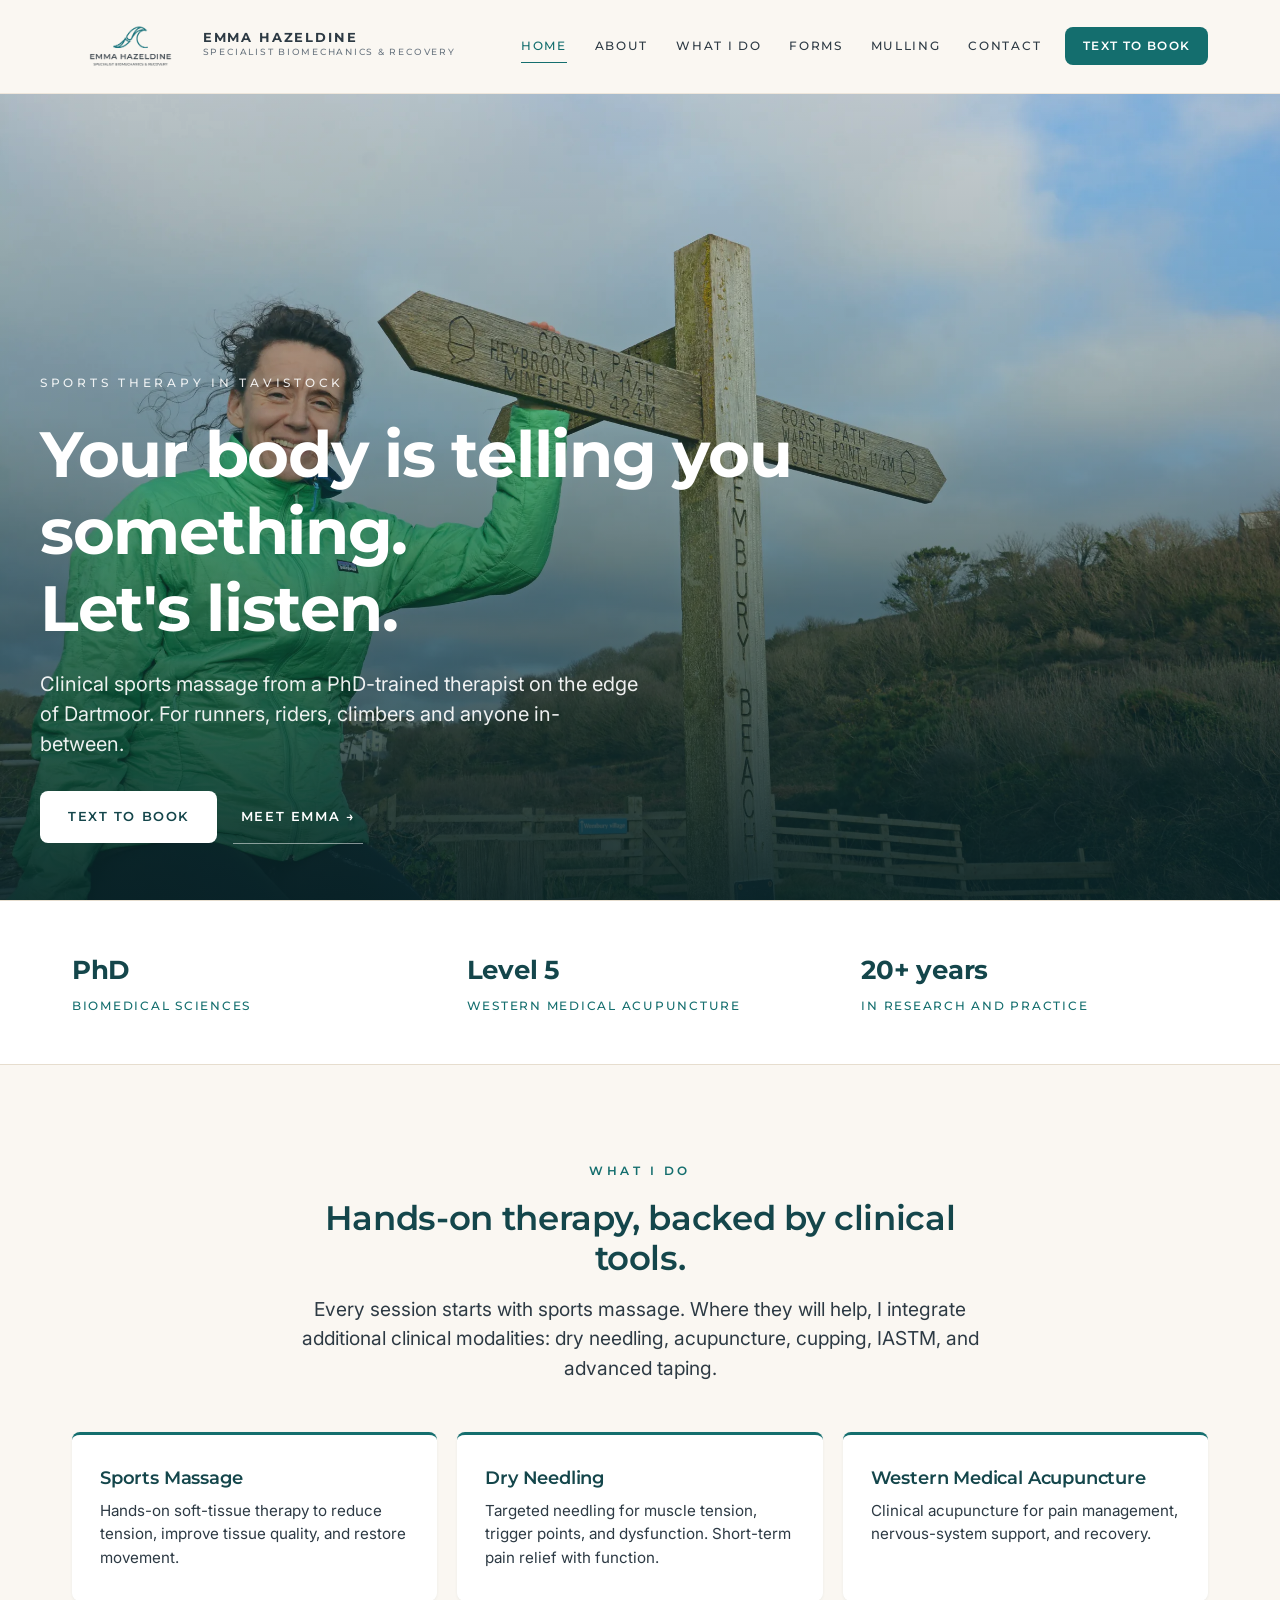
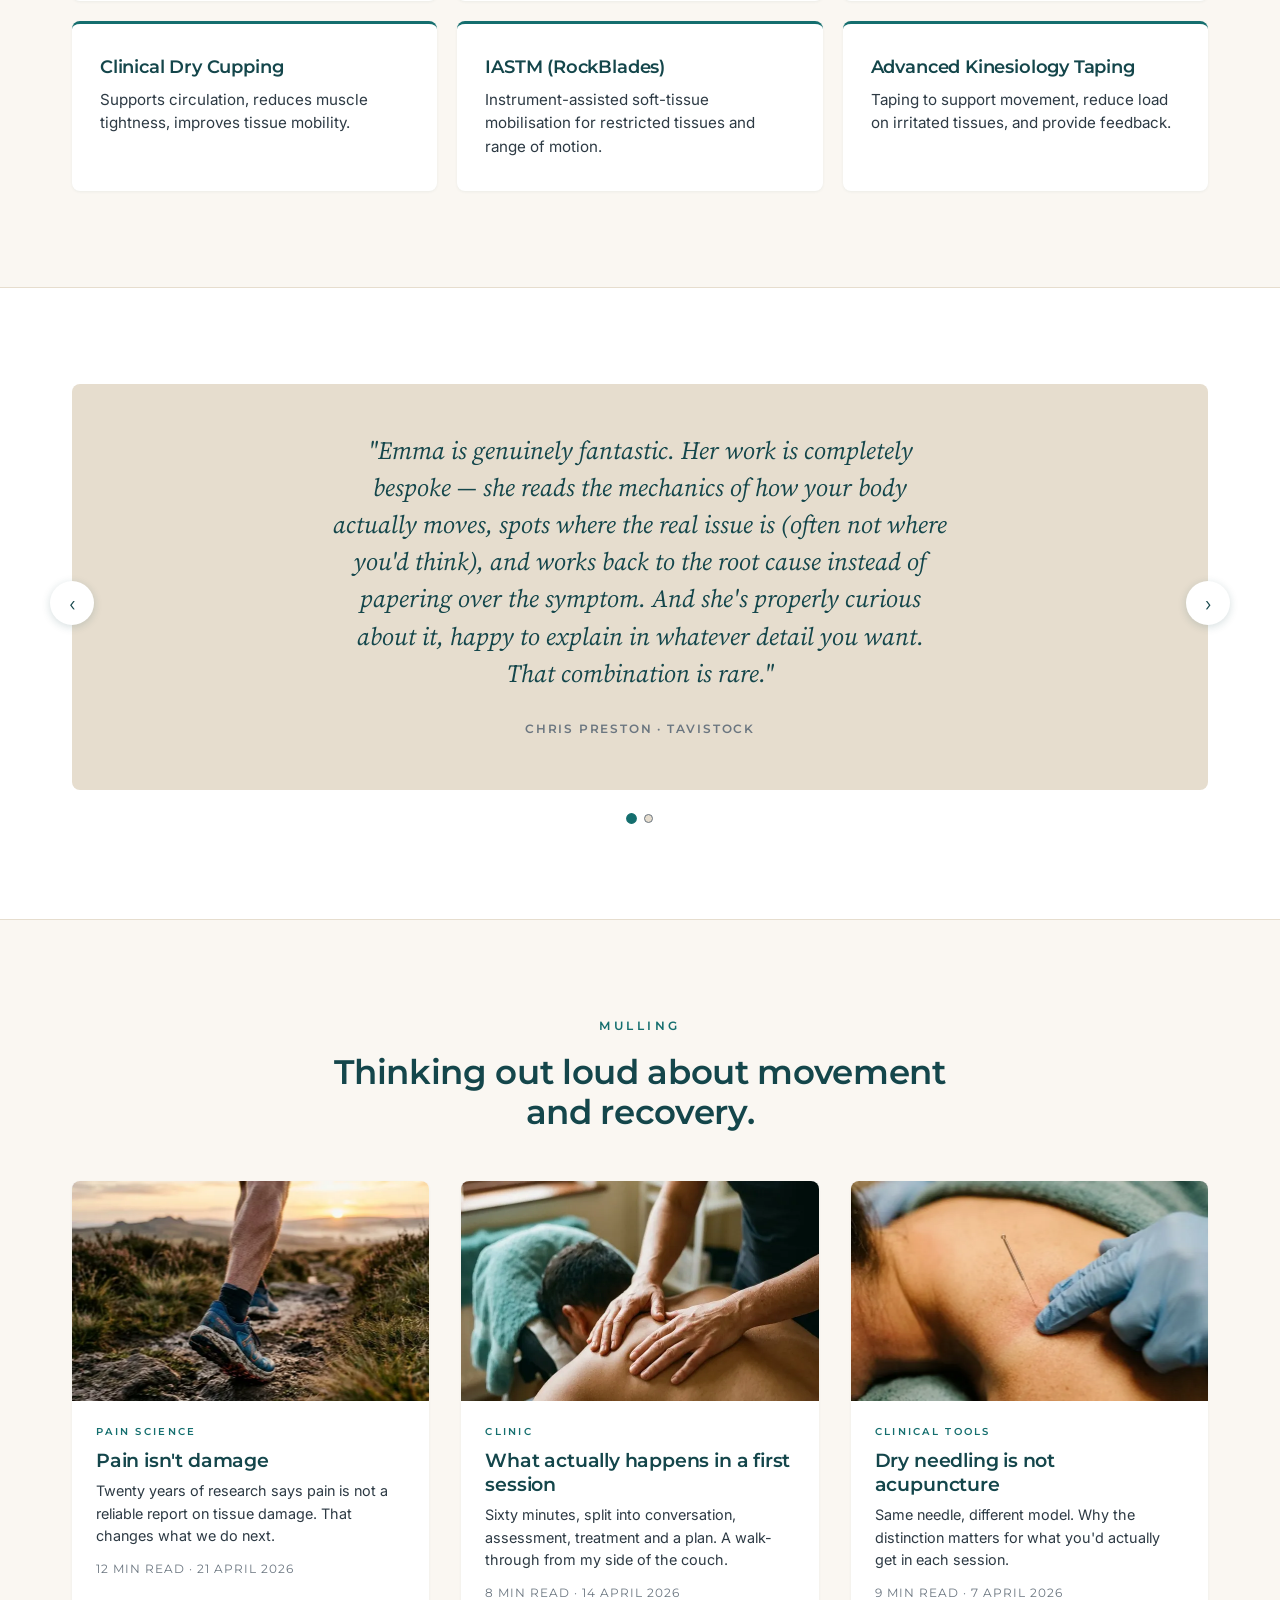
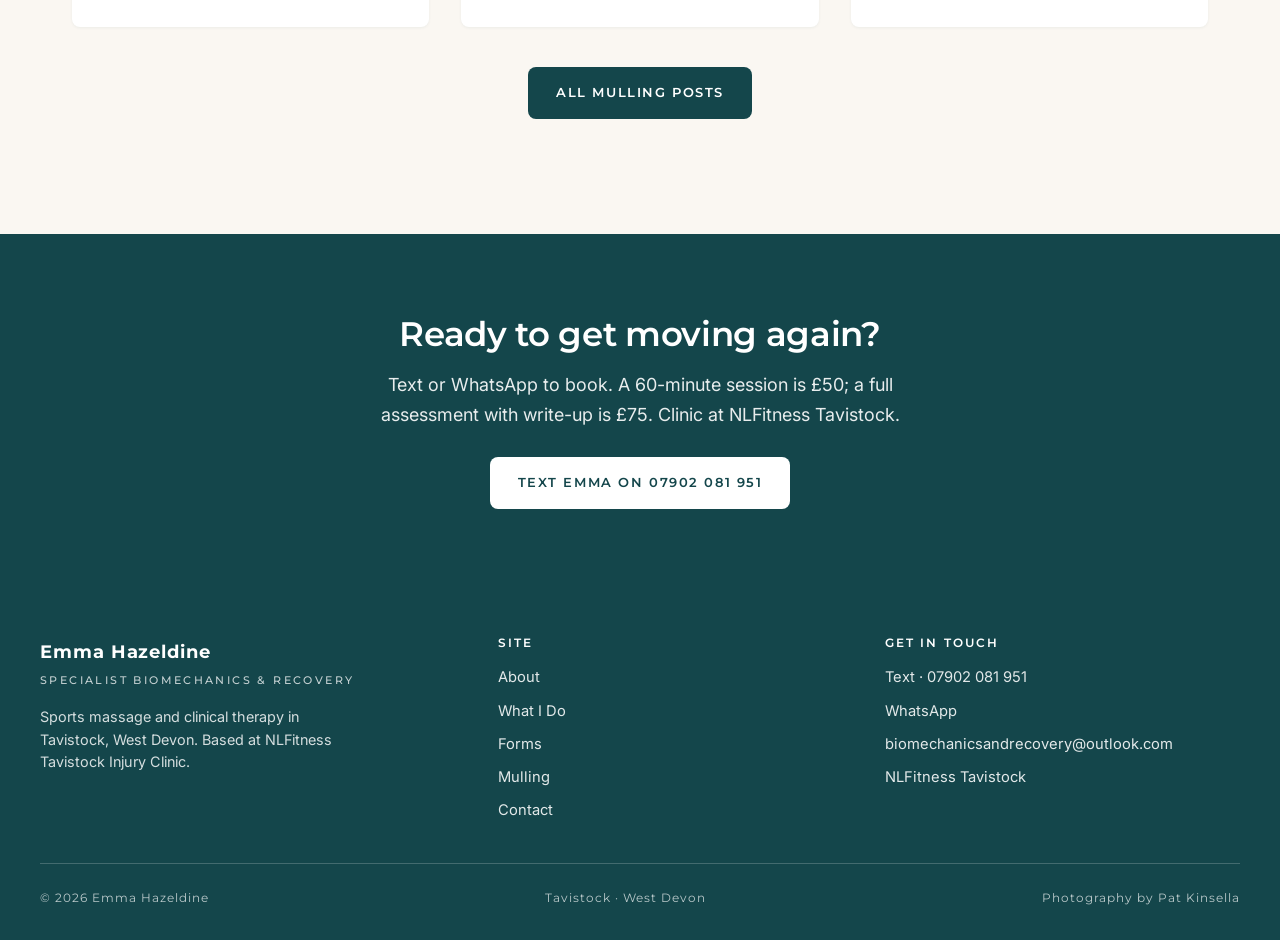
<file: index.html>
<!DOCTYPE html>
<html lang="en-GB">
<head>
  <meta charset="UTF-8">
  <meta name="viewport" content="width=device-width, initial-scale=1">
  <title>Sports Massage in Tavistock · Emma Hazeldine</title>
  <meta name="description" content="Evidence-led sports massage and clinical therapy in Tavistock. PhD-trained clinician offering dry needling, medical acupuncture, cupping, IASTM and taping.">
  <link rel="stylesheet" href="assets/site.css?v=11">
  <link rel="icon" href="/favicon.ico" sizes="any">
  <link rel="icon" type="image/png" sizes="192x192" href="/assets/icon-192.png">
  <link rel="icon" type="image/png" sizes="512x512" href="/assets/icon-512.png">
  <link rel="apple-touch-icon" sizes="180x180" href="/assets/apple-touch-icon.png">
  <link rel="manifest" href="/site.webmanifest">

  <link rel="canonical" href="https://emmahazeldine.co.uk/">
  <meta name="theme-color" content="#14464B">

  <meta property="og:type" content="website">
  <meta property="og:url" content="https://emmahazeldine.co.uk/">
  <meta property="og:title" content="Emma Hazeldine - Specialist Biomechanics and Recovery - Tavistock">
  <meta property="og:description" content="Evidence-led sports massage and clinical therapy in Tavistock. PhD-trained clinician integrating dry needling, Western medical acupuncture, cupping, IASTM and taping.">
  <meta property="og:image" content="https://emmahazeldine.co.uk/assets/emma-hazeldine-sports-massage-therapist-coast-path-devon-1200.c8cedce4.jpg">
  <meta property="og:locale" content="en_GB">
  <meta property="og:site_name" content="Emma Hazeldine">

  <meta name="twitter:card" content="summary_large_image">
  <meta name="twitter:title" content="Emma Hazeldine - Specialist Biomechanics and Recovery - Tavistock">
  <meta name="twitter:description" content="Evidence-led sports massage and clinical therapy in Tavistock. PhD-trained clinician integrating dry needling, Western medical acupuncture, cupping, IASTM and taping.">
  <meta name="twitter:image" content="https://emmahazeldine.co.uk/assets/emma-hazeldine-sports-massage-therapist-coast-path-devon-1200.c8cedce4.jpg">

  <script type="application/ld+json">
  {
    "@context": "https://schema.org",
    "@type": "LocalBusiness",
    "@id": "https://emmahazeldine.co.uk/#business",
    "name": "Emma Hazeldine · Specialist Biomechanics & Recovery",
    "image": "https://emmahazeldine.co.uk/assets/emma-hazeldine-sports-massage-therapist-coast-path-devon-1200.c8cedce4.jpg",
    "url": "https://emmahazeldine.co.uk",
    "telephone": "+447902081951",
    "email": "biomechanicsandrecovery@outlook.com",
    "priceRange": "£50-£75",
    "makesOffer": [
      {
        "@type": "Offer",
        "itemOffered": { "@type": "Service", "name": "60-minute sports massage session" },
        "price": "50.00",
        "priceCurrency": "GBP"
      },
      {
        "@type": "Offer",
        "itemOffered": { "@type": "Service", "name": "Full assessment with written write-up" },
        "price": "75.00",
        "priceCurrency": "GBP"
      }
    ],
    "description": "Evidence-led sports massage and clinical therapy in Tavistock. PhD-trained clinician integrating dry needling, Western medical acupuncture, cupping, IASTM and taping.",
    "address": {
      "@type": "PostalAddress",
      "addressLocality": "Tavistock",
      "addressRegion": "Devon",
      "addressCountry": "GB"
    },
    "areaServed": ["Tavistock", "West Devon", "Plymouth", "Dartmoor"],
    "founder": {
      "@type": "Person",
      "@id": "https://emmahazeldine.co.uk/about#person",
      "name": "Emma Hazeldine",
      "jobTitle": "Sports Massage Therapist & Clinician",
      "hasCredential": [
        "PhD Biomedical Sciences",
        "MSc Health Psychology",
        "Level 5 Western Medical Acupuncture & Dry Needling",
        "Level 4 Sports & Remedial Massage Therapy",
        "Level 4 Dry Needling for Musculoskeletal Conditions"
      ]
    }
  }
  </script>
  <script defer data-domain="emmahazeldine.co.uk" src="https://plausible.io/js/script.js"></script>

  <script type="application/ld+json">
  {
    "@context": "https://schema.org",
    "@type": "Review",
    "itemReviewed": {
      "@type": "LocalBusiness",
      "@id": "https://emmahazeldine.co.uk/#business",
      "name": "Emma Hazeldine · Specialist Biomechanics & Recovery"
    },
    "reviewRating": { "@type": "Rating", "ratingValue": "5", "bestRating": "5" },
    "author": { "@type": "Person", "name": "Chris Preston" },
    "reviewBody": "Emma is genuinely fantastic. Her work is completely bespoke — she reads the mechanics of how your body actually moves, spots where the real issue is (often not where you'd think), and works back to the root cause instead of papering over the symptom. And she's properly curious about it, happy to explain in whatever detail you want. That combination is rare."
  }
  </script>

  <script type="application/ld+json">
  {
    "@context": "https://schema.org",
    "@type": "Review",
    "itemReviewed": {
      "@type": "LocalBusiness",
      "@id": "https://emmahazeldine.co.uk/#business",
      "name": "Emma Hazeldine · Specialist Biomechanics & Recovery"
    },
    "reviewRating": { "@type": "Rating", "ratingValue": "5", "bestRating": "5" },
    "author": { "@type": "Person", "name": "Leon Johnson" },
    "reviewBody": "Years of plastering left me with shoulder and wrist pain I'd given up on. Emma's actually sorted it — and found a load of back stuff I didn't know was there too. Really friendly, really good at what she does."
  }
  </script>
</head>
<body>

  <a class="skip-link" href="#main">Skip to content</a>

  <header class="nav">
    <div class="nav__inner">
      <a class="nav__logo" href="/">
        <img src="/assets/logo-primary-wave-transparent.1bc31e5b.png" alt="Emma Hazeldine" width="280" height="153">
        <span class="nav__wm">Emma Hazeldine<span class="tag">Specialist Biomechanics &amp; Recovery</span></span>
      </a>
      <div class="nav__right">
        <nav class="nav__links" id="nav-links">
        <a href="/" class="current">Home</a>
        <a href="/about">About</a>
        <a href="/what-i-do">What I Do</a>
          <a href="/forms">Forms</a>
        <a href="/mulling">Mulling</a>
        <a href="/contact">Contact</a>
        </nav>
        <a class="nav__cta" href="sms:+447902081951">Text to Book</a>
        <button class="nav__toggle" aria-label="Menu" aria-expanded="false" aria-controls="nav-links">
          <span></span><span></span><span></span>
        </button>
      </div>
    </div>
  </header>

  <main id="main" tabindex="-1">

    <section class="hero">
      <div class="hero__inner">
        <div class="hero__kicker">Sports therapy in Tavistock</div>
        <h1>Your body is telling you something.<br>Let's listen.</h1>
        <p>Clinical sports massage from a PhD-trained therapist on the edge of Dartmoor. For runners, riders, climbers and anyone in-between.</p>
        <div class="hero__cta-row">
          <a class="btn-primary" href="sms:+447902081951">Text to Book</a>
          <a class="btn-secondary" href="/about">Meet Emma →</a>
        </div>
      </div>
    </section>

    <section class="cred-band">
      <div class="cred-grid">
        <div class="cred"><strong>PhD</strong>Biomedical Sciences</div>
        <div class="cred"><strong>Level 5</strong>Western Medical Acupuncture</div>
        <div class="cred"><strong>20+ years</strong>In research and practice</div>
      </div>
    </section>

    <section class="band">
      <div class="container">
        <div class="section-intro">
          <div class="kicker">What I do</div>
          <h2>Hands-on therapy, backed by clinical tools.</h2>
          <p class="lead" style="margin-left:auto;margin-right:auto">Every session starts with sports massage. Where they will help, I integrate additional clinical modalities: dry needling, acupuncture, cupping, IASTM, and advanced taping.</p>
        </div>
        <div class="service-grid">
          <a class="service" href="/what-i-do#sports-massage">
            <h3>Sports Massage</h3>
            <p>Hands-on soft-tissue therapy to reduce tension, improve tissue quality, and restore movement.</p>
          </a>
          <a class="service" href="/what-i-do#dry-needling">
            <h3>Dry Needling</h3>
            <p>Targeted needling for muscle tension, trigger points, and dysfunction. Short-term pain relief with function.</p>
          </a>
          <a class="service" href="/what-i-do#acupuncture">
            <h3>Western Medical Acupuncture</h3>
            <p>Clinical acupuncture for pain management, nervous-system support, and recovery.</p>
          </a>
          <a class="service" href="/what-i-do#cupping">
            <h3>Clinical Dry Cupping</h3>
            <p>Supports circulation, reduces muscle tightness, improves tissue mobility.</p>
          </a>
          <a class="service" href="/what-i-do#iastm">
            <h3>IASTM (RockBlades)</h3>
            <p>Instrument-assisted soft-tissue mobilisation for restricted tissues and range of motion.</p>
          </a>
          <a class="service" href="/what-i-do#taping">
            <h3>Advanced Kinesiology Taping</h3>
            <p>Taping to support movement, reduce load on irritated tissues, and provide feedback.</p>
          </a>
        </div>
      </div>
    </section>

    <section class="band" style="background:var(--white);border-top:1px solid var(--sand);border-bottom:1px solid var(--sand)">
      <div class="container">
        <div class="testimonial-slider" aria-label="Client testimonials" tabindex="0">
          <button class="testimonial-slider__arrow testimonial-slider__arrow--prev" aria-label="Previous testimonial">‹</button>
          <button class="testimonial-slider__arrow testimonial-slider__arrow--next" aria-label="Next testimonial">›</button>

          <div class="testimonial-slider__slides">

            <div class="testimonial is-active">
              <blockquote>"Emma is genuinely fantastic. Her work is completely bespoke — she reads the mechanics of how your body actually moves, spots where the real issue is (often not where you'd think), and works back to the root cause instead of papering over the symptom. And she's properly curious about it, happy to explain in whatever detail you want. That combination is rare."</blockquote>
              <cite>Chris Preston · Tavistock</cite>
            </div>

            <div class="testimonial">
              <blockquote>"Years of plastering left me with shoulder and wrist pain I'd given up on. Emma's actually sorted it — and found a load of back stuff I didn't know was there too. Really friendly, really good at what she does."</blockquote>
              <cite>Leon Johnson · builder · Tavistock</cite>
            </div>

          </div>
          <div class="testimonial-slider__dots" role="tablist">
            <button class="testimonial-slider__dot is-active" aria-label="Testimonial 1 of 2"></button>
            <button class="testimonial-slider__dot" aria-label="Testimonial 2 of 2"></button>
          </div>
        </div>
      </div>
    </section>

    <section class="band">
      <div class="container">
        <div class="section-intro">
          <div class="kicker">Mulling</div>
          <h2>Thinking out loud about movement and recovery.</h2>
        </div>
        <div class="post-grid">
          <a class="post-card" href="/mulling/pain-isnt-damage">
            <div class="post-card__img" style="background-image:url('assets/photo-runner-card.242113a1.webp')"></div>
            <div class="post-card__body">
              <div class="post-card__kicker">Pain Science</div>
              <h3 class="post-card__title">Pain isn't damage</h3>
              <p class="post-card__excerpt">Twenty years of research says pain is not a reliable report on tissue damage. That changes what we do next.</p>
              <div class="post-card__meta">12 min read · 21 April 2026</div>
            </div>
          </a>
          <a class="post-card" href="/mulling/first-session">
            <div class="post-card__img" style="background-image:url('assets/photo-hands-card.a787353f.webp')"></div>
            <div class="post-card__body">
              <div class="post-card__kicker">Clinic</div>
              <h3 class="post-card__title">What actually happens in a first session</h3>
              <p class="post-card__excerpt">Sixty minutes, split into conversation, assessment, treatment and a plan. A walk-through from my side of the couch.</p>
              <div class="post-card__meta">8 min read · 14 April 2026</div>
            </div>
          </a>
          <a class="post-card" href="/mulling/dry-needling-vs-acupuncture">
            <div class="post-card__img" style="background-image:url('assets/photo-needling-card.fec4aee0.webp')"></div>
            <div class="post-card__body">
              <div class="post-card__kicker">Clinical Tools</div>
              <h3 class="post-card__title">Dry needling is not acupuncture</h3>
              <p class="post-card__excerpt">Same needle, different model. Why the distinction matters for what you'd actually get in each session.</p>
              <div class="post-card__meta">9 min read · 7 April 2026</div>
            </div>
          </a>
        </div>
        <p style="text-align:center;margin-top:2.5rem"><a href="/mulling" class="btn-teal">All Mulling posts</a></p>
      </div>
    </section>

    <section class="cta-band">
      <h2>Ready to get moving again?</h2>
      <p>Text or WhatsApp to book. A 60-minute session is £50; a full assessment with write-up is £75. Clinic at NLFitness Tavistock.</p>
      <a class="btn-primary" href="sms:+447902081951">Text Emma on 07902 081 951</a>
    </section>

  </main>

  <footer class="footer">
    <div class="footer__inner">
      <div class="footer__brand">
        <strong>Emma Hazeldine</strong>
        <span class="tag">Specialist Biomechanics &amp; Recovery</span>
        <p>Sports massage and clinical therapy in Tavistock, West Devon. Based at NLFitness Tavistock Injury Clinic.</p>
      </div>
      <div>
        <h2>Site</h2>
        <ul>
          <li><a href="/about">About</a></li>
          <li><a href="/what-i-do">What I Do</a></li>
          <li><a href="/forms">Forms</a></li>
          <li><a href="/mulling">Mulling</a></li>
          <li><a href="/contact">Contact</a></li>
        </ul>
      </div>
      <div>
        <h2>Get in touch</h2>
        <ul>
          <li><a href="sms:+447902081951">Text · 07902 081 951</a></li>
          <li><a href="https://wa.me/447902081951">WhatsApp</a></li>
          <li><a href="mailto:biomechanicsandrecovery@outlook.com">biomechanicsandrecovery<wbr>@outlook.com</a></li>
          <li><a href="https://nlfitness.co.uk" rel="noopener">NLFitness Tavistock</a></li>
        </ul>
      </div>
    </div>
    <div class="footer__bottom">
      <span>© 2026 Emma Hazeldine</span>
      <span>Tavistock · West Devon</span>
      <span>Photography by Pat Kinsella</span>
    </div>
  </footer>

<script src="assets/site.js?v=3" defer></script>
</body>
</html>
</file>
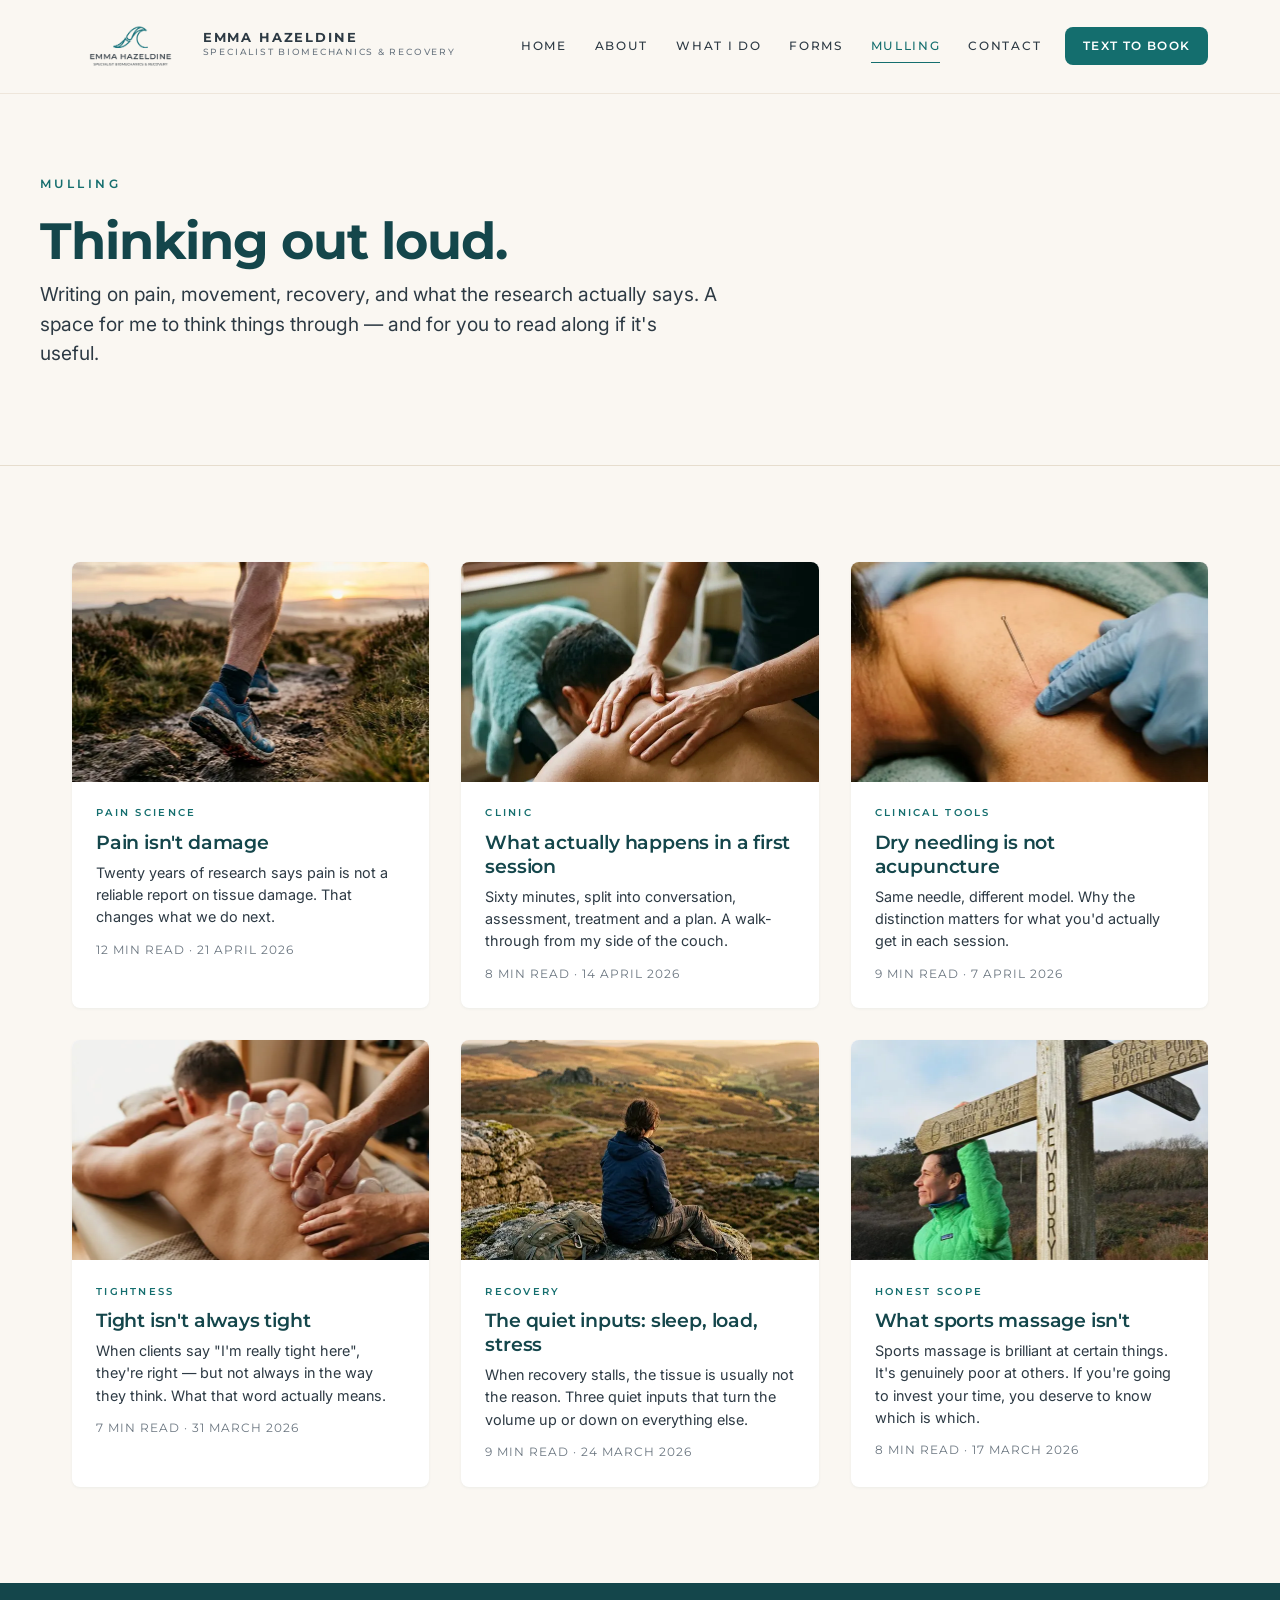
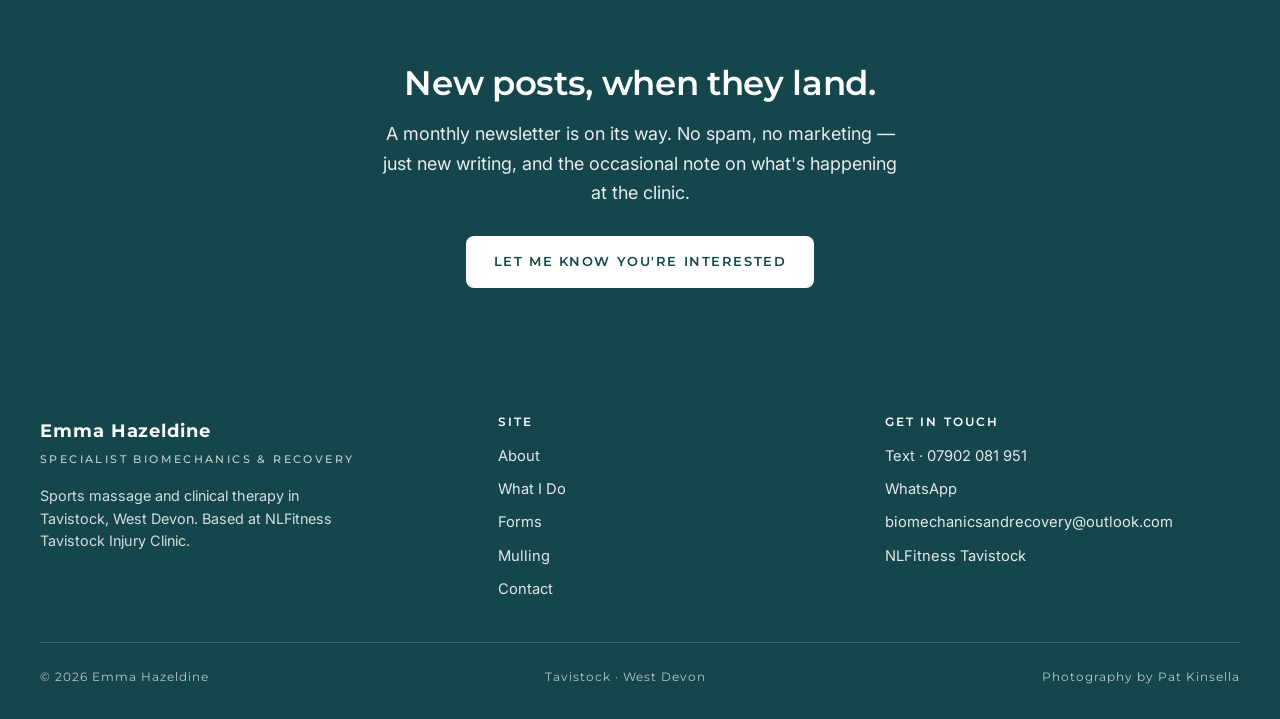
<file: mulling/index.html>
<!DOCTYPE html>
<html lang="en-GB">
<head>
  <meta charset="UTF-8">
  <meta name="viewport" content="width=device-width, initial-scale=1">
  <title>Mulling · Emma Hazeldine</title>
  <meta name="description" content="Writing on pain, movement, recovery, and what the research actually says. By Emma Hazeldine, PhD.">
  <link rel="stylesheet" href="../assets/site.css?v=11">
  <link rel="icon" href="/favicon.ico" sizes="any">
  <link rel="icon" type="image/png" sizes="192x192" href="/assets/icon-192.png">
  <link rel="icon" type="image/png" sizes="512x512" href="/assets/icon-512.png">
  <link rel="apple-touch-icon" sizes="180x180" href="/assets/apple-touch-icon.png">
  <link rel="manifest" href="/site.webmanifest">

  <link rel="canonical" href="https://emmahazeldine.co.uk/mulling">
  <meta name="theme-color" content="#14464B">

  <meta property="og:type" content="website">
  <meta property="og:url" content="https://emmahazeldine.co.uk/mulling">
  <meta property="og:title" content="Mulling - Emma Hazeldine">
  <meta property="og:description" content="Writing on pain, movement, recovery, and what the research actually says. By Emma Hazeldine, PhD.">
  <meta property="og:image" content="https://emmahazeldine.co.uk/assets/photo-runner.26811f45.jpg">
  <meta property="og:locale" content="en_GB">
  <meta property="og:site_name" content="Emma Hazeldine">

  <meta name="twitter:card" content="summary_large_image">
  <meta name="twitter:title" content="Mulling - Emma Hazeldine">
  <meta name="twitter:description" content="Writing on pain, movement, recovery, and what the research actually says. By Emma Hazeldine, PhD.">
  <meta name="twitter:image" content="https://emmahazeldine.co.uk/assets/photo-runner.26811f45.jpg">
  <script defer data-domain="emmahazeldine.co.uk" src="https://plausible.io/js/script.js"></script>
</head>
<body>

  <a class="skip-link" href="#main">Skip to content</a>

  <header class="nav">
    <div class="nav__inner">
      <a class="nav__logo" href="/">
        <img src="/assets/logo-primary-wave-transparent.1bc31e5b.png" alt="Emma Hazeldine" width="280" height="153">
        <span class="nav__wm">Emma Hazeldine<span class="tag">Specialist Biomechanics &amp; Recovery</span></span>
      </a>
      <div class="nav__right">
        <nav class="nav__links" id="nav-links">
        <a href="/">Home</a>
        <a href="/about">About</a>
        <a href="/what-i-do">What I Do</a>
          <a href="/forms">Forms</a>
        <a href="/" class="current">Mulling</a>
        <a href="/contact">Contact</a>
        </nav>
        <a class="nav__cta" href="sms:+447902081951">Text to Book</a>
        <button class="nav__toggle" aria-label="Menu" aria-expanded="false" aria-controls="nav-links">
          <span></span><span></span><span></span>
        </button>
      </div>
    </div>
  </header>

  <main id="main" tabindex="-1">

    <section class="page-header">
      <div class="page-header__inner">
        <div class="kicker">Mulling</div>
        <h1>Thinking out loud.</h1>
        <p class="lead">Writing on pain, movement, recovery, and what the research actually says. A space for me to think things through — and for you to read along if it's useful.</p>
      </div>
    </section>

    <section class="band">
      <div class="container">
        <div class="post-grid">

          <a class="post-card" href="/mulling/pain-isnt-damage">
            <div class="post-card__img" style="background-image:url('../assets/photo-runner-card.242113a1.webp')"></div>
            <div class="post-card__body">
              <div class="post-card__kicker">Pain Science</div>
              <h3 class="post-card__title">Pain isn't damage</h3>
              <p class="post-card__excerpt">Twenty years of research says pain is not a reliable report on tissue damage. That changes what we do next.</p>
              <div class="post-card__meta">12 min read · 21 April 2026</div>
            </div>
          </a>

          <a class="post-card" href="/mulling/first-session">
            <div class="post-card__img" style="background-image:url('../assets/photo-hands-card.a787353f.webp')"></div>
            <div class="post-card__body">
              <div class="post-card__kicker">Clinic</div>
              <h3 class="post-card__title">What actually happens in a first session</h3>
              <p class="post-card__excerpt">Sixty minutes, split into conversation, assessment, treatment and a plan. A walk-through from my side of the couch.</p>
              <div class="post-card__meta">8 min read · 14 April 2026</div>
            </div>
          </a>

          <a class="post-card" href="/mulling/dry-needling-vs-acupuncture">
            <div class="post-card__img" style="background-image:url('../assets/photo-needling-card.fec4aee0.webp')"></div>
            <div class="post-card__body">
              <div class="post-card__kicker">Clinical Tools</div>
              <h3 class="post-card__title">Dry needling is not acupuncture</h3>
              <p class="post-card__excerpt">Same needle, different model. Why the distinction matters for what you'd actually get in each session.</p>
              <div class="post-card__meta">9 min read · 7 April 2026</div>
            </div>
          </a>

          <a class="post-card" href="/mulling/tight-isnt-always-tight">
            <div class="post-card__img" style="background-image:url('../assets/photo-cupping-card.1a2960bb.webp')"></div>
            <div class="post-card__body">
              <div class="post-card__kicker">Tightness</div>
              <h3 class="post-card__title">Tight isn't always tight</h3>
              <p class="post-card__excerpt">When clients say "I'm really tight here", they're right — but not always in the way they think. What that word actually means.</p>
              <div class="post-card__meta">7 min read · 31 March 2026</div>
            </div>
          </a>

          <a class="post-card" href="/mulling/quiet-inputs-sleep-load-stress">
            <div class="post-card__img" style="background-image:url('../assets/photo-tor-hiker-card.670782a9.webp')"></div>
            <div class="post-card__body">
              <div class="post-card__kicker">Recovery</div>
              <h3 class="post-card__title">The quiet inputs: sleep, load, stress</h3>
              <p class="post-card__excerpt">When recovery stalls, the tissue is usually not the reason. Three quiet inputs that turn the volume up or down on everything else.</p>
              <div class="post-card__meta">9 min read · 24 March 2026</div>
            </div>
          </a>

          <a class="post-card" href="/mulling/what-sports-massage-isnt">
            <div class="post-card__img" style="background-image:url('../assets/emma-hazeldine-south-west-coast-path-wembury-card.ec35c6c6.webp')"></div>
            <div class="post-card__body">
              <div class="post-card__kicker">Honest Scope</div>
              <h3 class="post-card__title">What sports massage isn't</h3>
              <p class="post-card__excerpt">Sports massage is brilliant at certain things. It's genuinely poor at others. If you're going to invest your time, you deserve to know which is which.</p>
              <div class="post-card__meta">8 min read · 17 March 2026</div>
            </div>
          </a>

        </div>
      </div>
    </section>

    <section class="cta-band">
      <h2>New posts, when they land.</h2>
      <p>A monthly newsletter is on its way. No spam, no marketing — just new writing, and the occasional note on what's happening at the clinic.</p>
      <a class="btn-primary" href="/contact">Let me know you're interested</a>
    </section>

  </main>

  <footer class="footer">
    <div class="footer__inner">
      <div class="footer__brand">
        <strong>Emma Hazeldine</strong>
        <span class="tag">Specialist Biomechanics &amp; Recovery</span>
        <p>Sports massage and clinical therapy in Tavistock, West Devon. Based at NLFitness Tavistock Injury Clinic.</p>
      </div>
      <div>
        <h2>Site</h2>
        <ul>
          <li><a href="/about">About</a></li>
          <li><a href="/what-i-do">What I Do</a></li>
          <li><a href="/forms">Forms</a></li>
          <li><a href="/">Mulling</a></li>
          <li><a href="/contact">Contact</a></li>
        </ul>
      </div>
      <div>
        <h2>Get in touch</h2>
        <ul>
          <li><a href="sms:+447902081951">Text · 07902 081 951</a></li>
          <li><a href="https://wa.me/447902081951">WhatsApp</a></li>
          <li><a href="mailto:biomechanicsandrecovery@outlook.com">biomechanicsandrecovery<wbr>@outlook.com</a></li>
          <li><a href="https://nlfitness.co.uk" rel="noopener">NLFitness Tavistock</a></li>
        </ul>
      </div>
    </div>
    <div class="footer__bottom">
      <span>© 2026 Emma Hazeldine</span>
      <span>Tavistock · West Devon</span>
      <span>Photography by Pat Kinsella</span>
    </div>
  </footer>

<script src="../assets/site.js?v=3" defer></script>
</body>
</html>
</file>
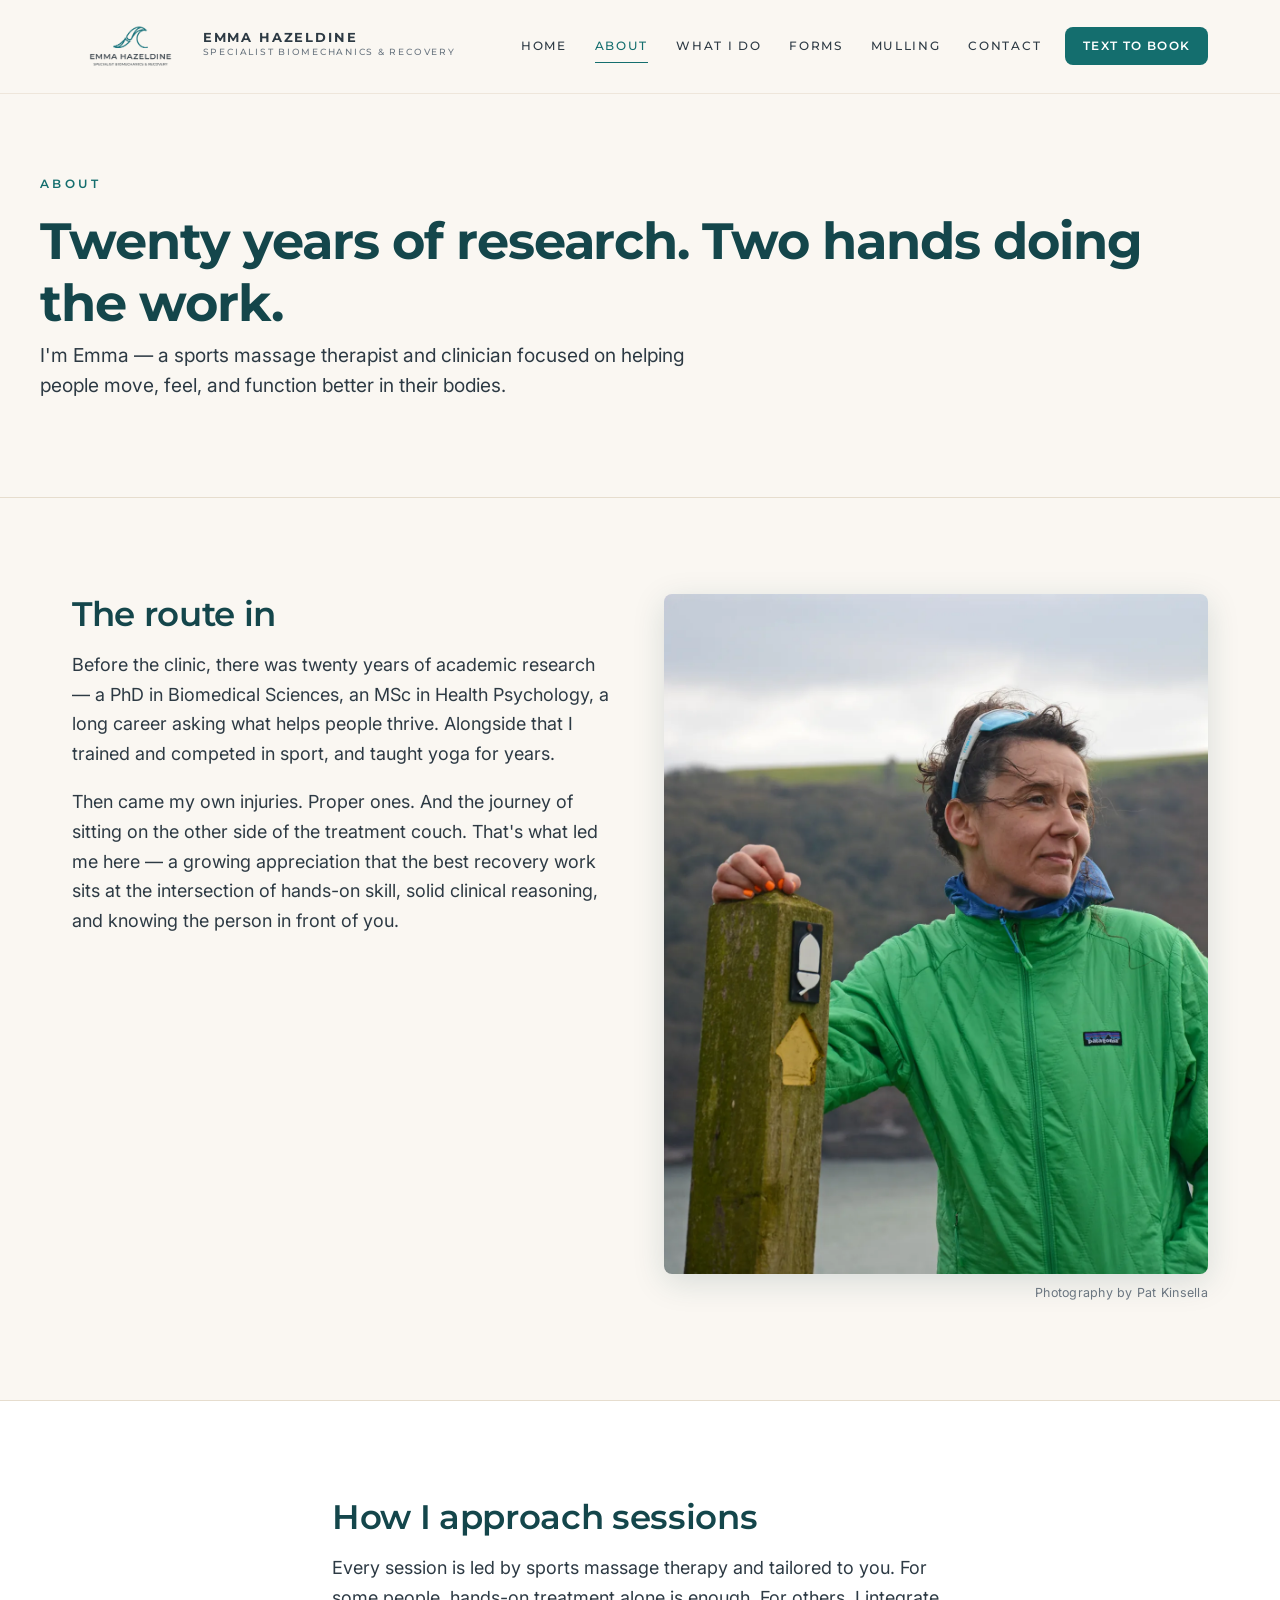
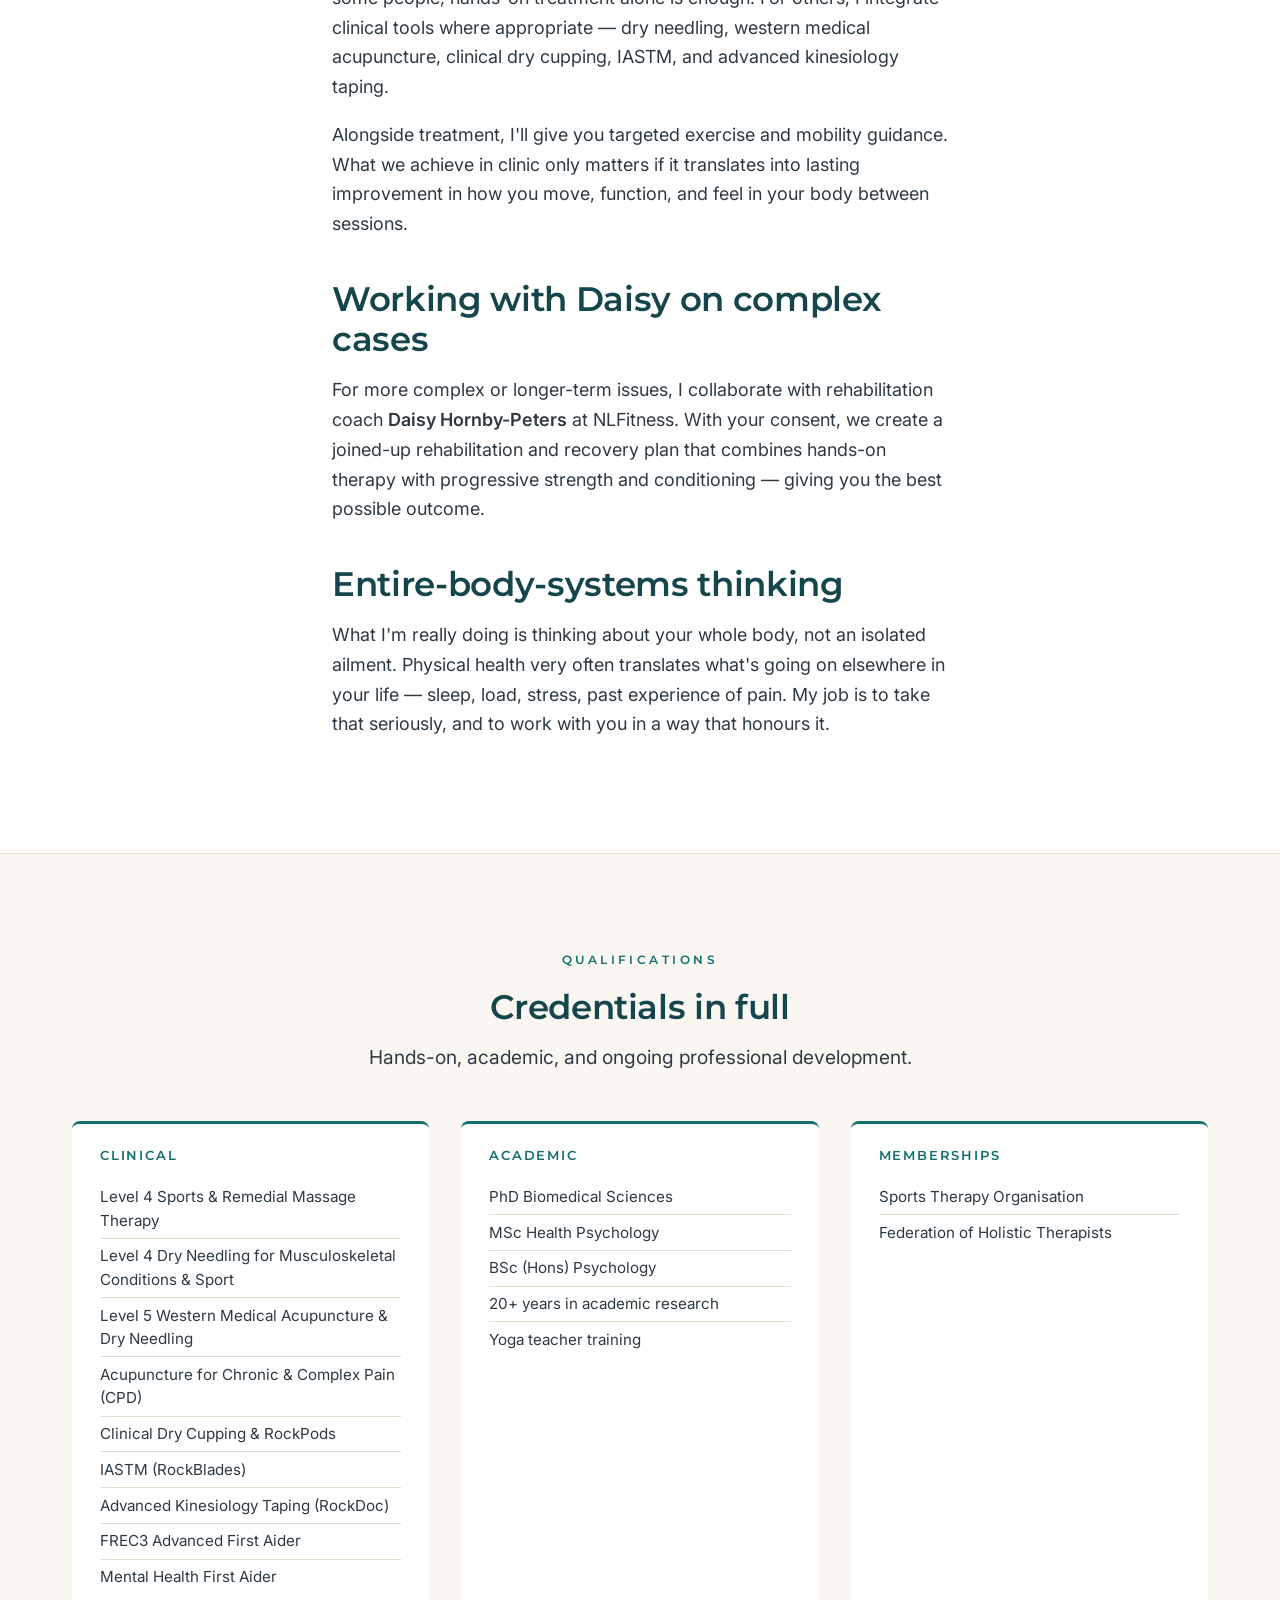
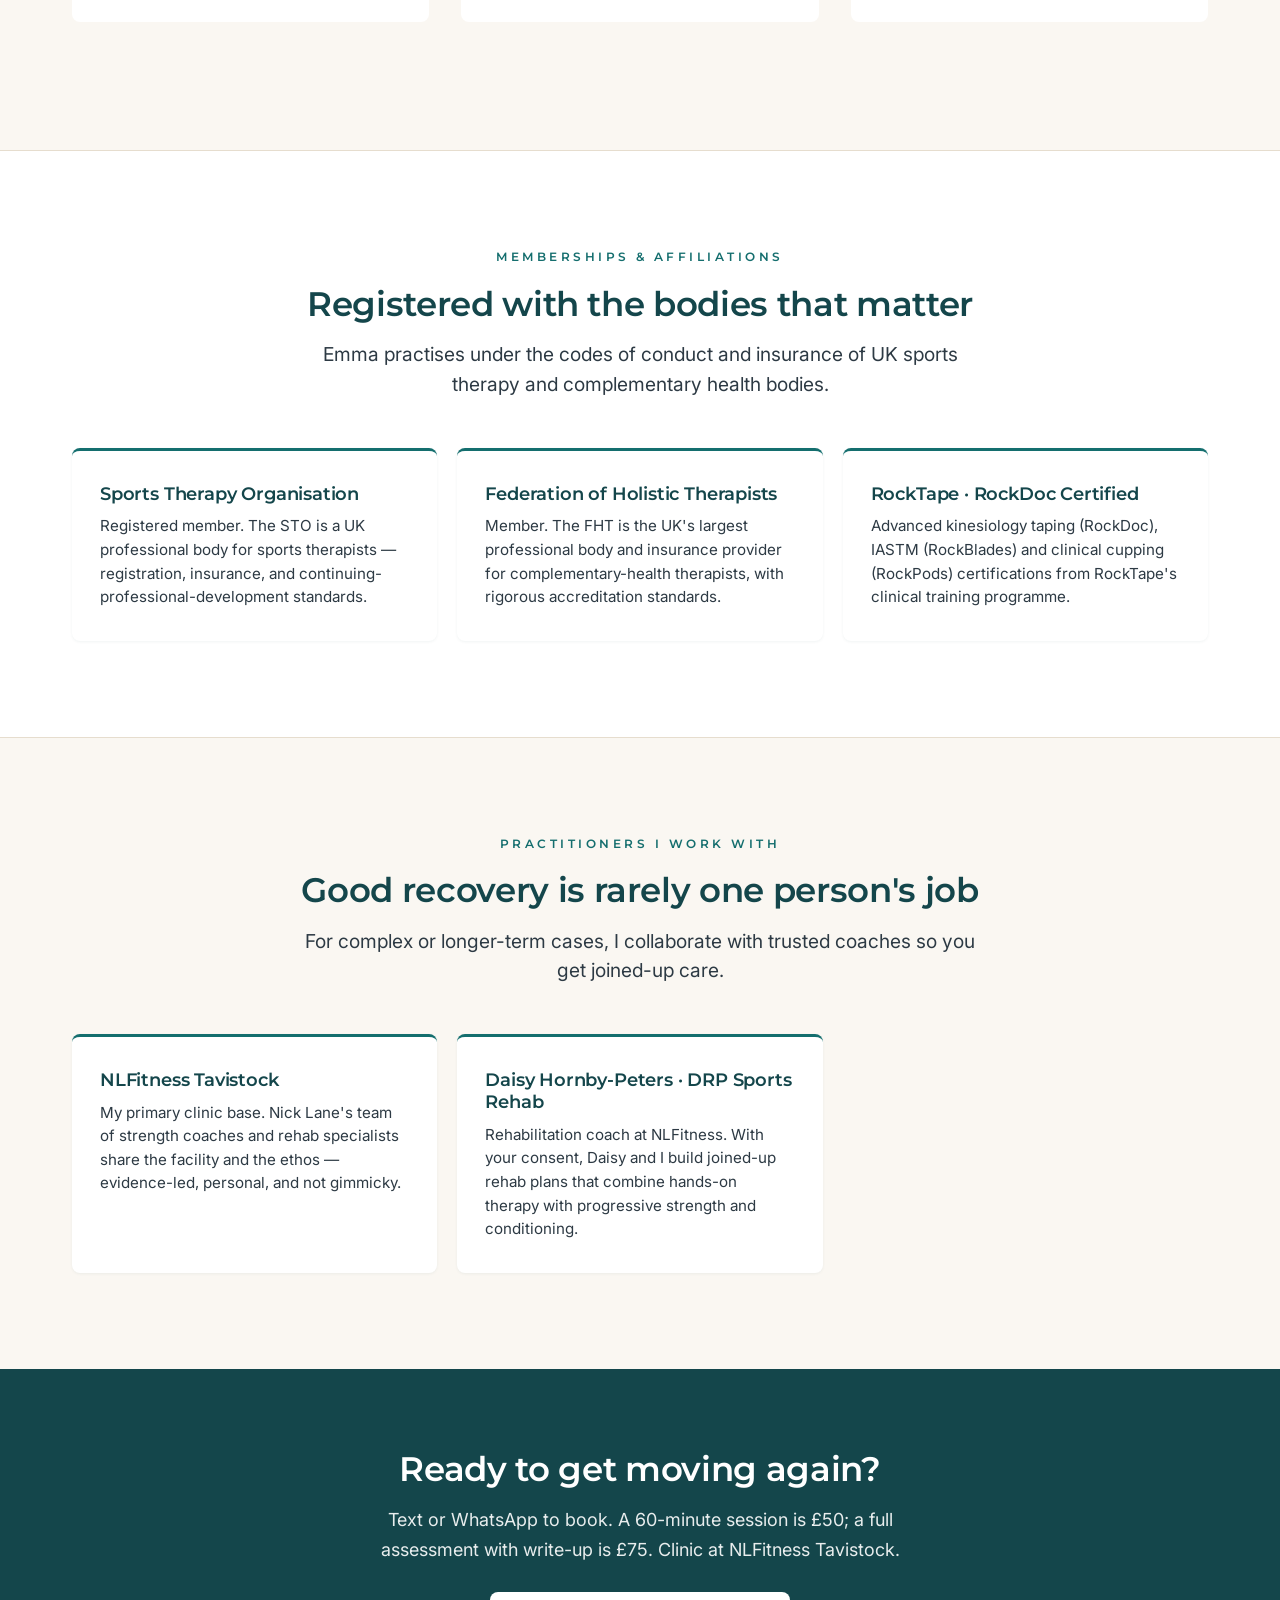
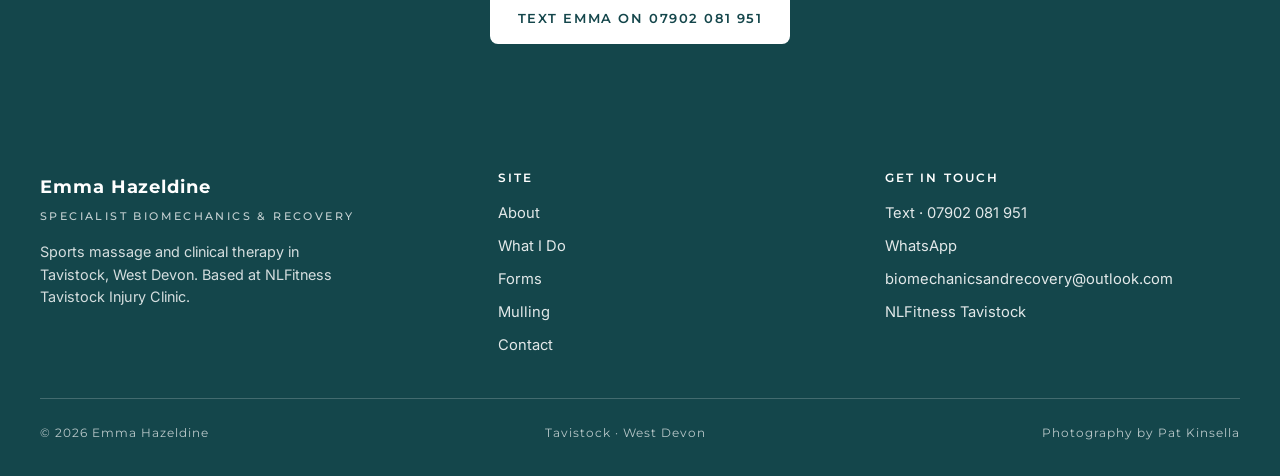
<file: about.html>
<!DOCTYPE html>
<html lang="en-GB">
<head>
  <meta charset="UTF-8">
  <meta name="viewport" content="width=device-width, initial-scale=1">
  <title>About Emma · Emma Hazeldine</title>
  <meta name="description" content="A PhD-trained clinician who combines twenty years of academic research with hands-on sports therapy. Based in Tavistock.">
  <link rel="stylesheet" href="assets/site.css?v=11">
  <link rel="icon" href="/favicon.ico" sizes="any">
  <link rel="icon" type="image/png" sizes="192x192" href="/assets/icon-192.png">
  <link rel="icon" type="image/png" sizes="512x512" href="/assets/icon-512.png">
  <link rel="apple-touch-icon" sizes="180x180" href="/assets/apple-touch-icon.png">
  <link rel="manifest" href="/site.webmanifest">

  <link rel="canonical" href="https://emmahazeldine.co.uk/about">
  <meta name="theme-color" content="#14464B">

  <meta property="og:type" content="website">
  <meta property="og:url" content="https://emmahazeldine.co.uk/about">
  <meta property="og:title" content="About Emma - Emma Hazeldine">
  <meta property="og:description" content="Twenty years of academic research, a PhD in biomedical sciences, an MSc in health psychology - now doing the hands-on work in Tavistock.">
  <meta property="og:image" content="https://emmahazeldine.co.uk/assets/emma-hazeldine-sports-massage-therapist-portrait.662a2690.jpg">
  <meta property="og:locale" content="en_GB">
  <meta property="og:site_name" content="Emma Hazeldine">

  <meta name="twitter:card" content="summary_large_image">
  <meta name="twitter:title" content="About Emma - Emma Hazeldine">
  <meta name="twitter:description" content="Twenty years of academic research, a PhD in biomedical sciences, an MSc in health psychology - now doing the hands-on work in Tavistock.">
  <meta name="twitter:image" content="https://emmahazeldine.co.uk/assets/emma-hazeldine-sports-massage-therapist-portrait.662a2690.jpg">

  <script type="application/ld+json">
  {
    "@context": "https://schema.org",
    "@type": "Person",
    "@id": "https://emmahazeldine.co.uk/about#person",
    "name": "Emma Hazeldine",
    "jobTitle": "Sports Massage Therapist & Clinician",
    "description": "PhD-trained sports massage therapist and clinician in Tavistock, West Devon. Combines twenty years of academic research with hands-on clinical work.",
    "image": "https://emmahazeldine.co.uk/assets/emma-hazeldine-sports-massage-therapist-portrait.662a2690.jpg",
    "url": "https://emmahazeldine.co.uk/about",
    "worksFor": {
      "@type": "LocalBusiness",
      "@id": "https://emmahazeldine.co.uk/#business",
      "name": "Emma Hazeldine · Specialist Biomechanics & Recovery"
    },
    "hasCredential": [
      { "@type": "EducationalOccupationalCredential", "credentialCategory": "degree", "name": "PhD Biomedical Sciences" },
      { "@type": "EducationalOccupationalCredential", "credentialCategory": "degree", "name": "MSc Health Psychology" },
      { "@type": "EducationalOccupationalCredential", "credentialCategory": "degree", "name": "BSc (Hons) Psychology" },
      { "@type": "EducationalOccupationalCredential", "credentialCategory": "certification", "name": "Level 5 Western Medical Acupuncture & Dry Needling" },
      { "@type": "EducationalOccupationalCredential", "credentialCategory": "certification", "name": "Level 4 Sports & Remedial Massage Therapy" },
      { "@type": "EducationalOccupationalCredential", "credentialCategory": "certification", "name": "Level 4 Dry Needling for Musculoskeletal Conditions" },
      { "@type": "EducationalOccupationalCredential", "credentialCategory": "certification", "name": "FREC3 Advanced First Aider" }
    ],
    "memberOf": [
      { "@type": "Organization", "name": "Sports Therapy Organisation" },
      { "@type": "Organization", "name": "Federation of Holistic Therapists", "url": "https://www.fht.org.uk/" }
    ],
    "knowsAbout": [
      "Sports massage therapy",
      "Dry needling",
      "Western medical acupuncture",
      "Chronic pain",
      "Pain science",
      "Musculoskeletal injury rehabilitation",
      "Health psychology"
    ]
  }
  </script>
  <script defer data-domain="emmahazeldine.co.uk" src="https://plausible.io/js/script.js"></script>
</head>
<body>

  <a class="skip-link" href="#main">Skip to content</a>

  <header class="nav">
    <div class="nav__inner">
      <a class="nav__logo" href="/">
        <img src="/assets/logo-primary-wave-transparent.1bc31e5b.png" alt="Emma Hazeldine" width="280" height="153">
        <span class="nav__wm">Emma Hazeldine<span class="tag">Specialist Biomechanics &amp; Recovery</span></span>
      </a>
      <div class="nav__right">
        <nav class="nav__links" id="nav-links">
        <a href="/">Home</a>
        <a href="/about" class="current">About</a>
        <a href="/what-i-do">What I Do</a>
          <a href="/forms">Forms</a>
        <a href="/mulling">Mulling</a>
        <a href="/contact">Contact</a>
        </nav>
        <a class="nav__cta" href="sms:+447902081951">Text to Book</a>
        <button class="nav__toggle" aria-label="Menu" aria-expanded="false" aria-controls="nav-links">
          <span></span><span></span><span></span>
        </button>
      </div>
    </div>
  </header>

  <main id="main" tabindex="-1">

    <section class="page-header">
      <div class="page-header__inner">
        <div class="kicker">About</div>
        <h1>Twenty years of research. Two hands doing the work.</h1>
        <p class="lead">I'm Emma — a sports massage therapist and clinician focused on helping people move, feel, and function better in their bodies.</p>
      </div>
    </section>

    <section class="band">
      <div class="container">
        <div class="about-split">
          <div>
            <h2 style="margin-top:0">The route in</h2>
            <p>Before the clinic, there was twenty years of academic research — a PhD in Biomedical Sciences, an MSc in Health Psychology, a long career asking what helps people thrive. Alongside that I trained and competed in sport, and taught yoga for years.</p>
            <p>Then came my own injuries. Proper ones. And the journey of sitting on the other side of the treatment couch. That's what led me here — a growing appreciation that the best recovery work sits at the intersection of hands-on skill, solid clinical reasoning, and knowing the person in front of you.</p>
          </div>
          <figure class="portrait">
            <picture>
              <source srcset="assets/emma-hazeldine-sports-massage-therapist-portrait.8c7184a5.webp" type="image/webp">
              <img src="assets/emma-hazeldine-sports-massage-therapist-portrait.662a2690.jpg"
                   width="1200" height="1500" loading="lazy" decoding="async"
                   alt="Emma Hazeldine, sports massage therapist, on the South West Coast Path in Devon">
            </picture>
            <figcaption class="photo-credit">Photography by Pat Kinsella</figcaption>
          </figure>
        </div>
      </div>
    </section>

    <section class="band" style="background:var(--white);border-top:1px solid var(--sand);border-bottom:1px solid var(--sand)">
      <div class="container narrow">
        <h2 style="margin-top:0">How I approach sessions</h2>
        <p>Every session is led by sports massage therapy and tailored to you. For some people, hands-on treatment alone is enough. For others, I integrate clinical tools where appropriate — dry needling, western medical acupuncture, clinical dry cupping, IASTM, and advanced kinesiology taping.</p>
        <p>Alongside treatment, I'll give you targeted exercise and mobility guidance. What we achieve in clinic only matters if it translates into lasting improvement in how you move, function, and feel in your body between sessions.</p>

        <h2>Working with Daisy on complex cases</h2>
        <p>For more complex or longer-term issues, I collaborate with rehabilitation coach <strong>Daisy Hornby-Peters</strong> at NLFitness. With your consent, we create a joined-up rehabilitation and recovery plan that combines hands-on therapy with progressive strength and conditioning — giving you the best possible outcome.</p>

        <h2>Entire-body-systems thinking</h2>
        <p>What I'm really doing is thinking about your whole body, not an isolated ailment. Physical health very often translates what's going on elsewhere in your life — sleep, load, stress, past experience of pain. My job is to take that seriously, and to work with you in a way that honours it.</p>
      </div>
    </section>

    <section class="band">
      <div class="container">
        <div class="section-intro">
          <div class="kicker">Qualifications</div>
          <h2 style="margin-top:0">Credentials in full</h2>
          <p class="lead" style="margin-left:auto;margin-right:auto">Hands-on, academic, and ongoing professional development.</p>
        </div>

        <div class="creds-grid">
          <div class="creds-col">
            <h4>Clinical</h4>
            <ul>
              <li>Level 4 Sports &amp; Remedial Massage Therapy</li>
              <li>Level 4 Dry Needling for Musculoskeletal Conditions &amp; Sport</li>
              <li>Level 5 Western Medical Acupuncture &amp; Dry Needling</li>
              <li>Acupuncture for Chronic &amp; Complex Pain (CPD)</li>
              <li>Clinical Dry Cupping &amp; RockPods</li>
              <li>IASTM (RockBlades)</li>
              <li>Advanced Kinesiology Taping (RockDoc)</li>
              <li>FREC3 Advanced First Aider</li>
              <li>Mental Health First Aider</li>
            </ul>
          </div>
          <div class="creds-col">
            <h4>Academic</h4>
            <ul>
              <li>PhD Biomedical Sciences</li>
              <li>MSc Health Psychology</li>
              <li>BSc (Hons) Psychology</li>
              <li>20+ years in academic research</li>
              <li>Yoga teacher training</li>
            </ul>
          </div>
          <div class="creds-col">
            <h4>Memberships</h4>
            <ul>
              <li>Sports Therapy Organisation</li>
              <li>Federation of Holistic Therapists</li>
            </ul>
          </div>
        </div>
      </div>
    </section>

    <section class="band" style="background:var(--white);border-top:1px solid var(--sand);border-bottom:1px solid var(--sand)">
      <div class="container">
        <div class="section-intro">
          <div class="kicker">Memberships &amp; Affiliations</div>
          <h2 style="margin-top:0.3rem">Registered with the bodies that matter</h2>
          <p class="lead" style="margin-left:auto;margin-right:auto">Emma practises under the codes of conduct and insurance of UK sports therapy and complementary health bodies.</p>
        </div>
        <div class="service-grid">
          <div class="service" style="cursor:default">
            <h3>Sports Therapy Organisation</h3>
            <p>Registered member. The STO is a UK professional body for sports therapists — registration, insurance, and continuing-professional-development standards.</p>
          </div>
          <a class="service" href="https://www.fht.org.uk/" target="_blank" rel="noopener">
            <h3>Federation of Holistic Therapists</h3>
            <p>Member. The FHT is the UK's largest professional body and insurance provider for complementary-health therapists, with rigorous accreditation standards.</p>
          </a>
          <a class="service" href="https://rocktape.co.uk/" target="_blank" rel="noopener">
            <h3>RockTape · RockDoc Certified</h3>
            <p>Advanced kinesiology taping (RockDoc), IASTM (RockBlades) and clinical cupping (RockPods) certifications from RockTape's clinical training programme.</p>
          </a>
        </div>
      </div>
    </section>

    <section class="band">
      <div class="container">
        <div class="section-intro">
          <div class="kicker">Practitioners I work with</div>
          <h2 style="margin-top:0.3rem">Good recovery is rarely one person's job</h2>
          <p class="lead" style="margin-left:auto;margin-right:auto">For complex or longer-term cases, I collaborate with trusted coaches so you get joined-up care.</p>
        </div>
        <div class="service-grid">
          <a class="service" href="https://nlfitness.co.uk/" target="_blank" rel="noopener">
            <h3>NLFitness Tavistock</h3>
            <p>My primary clinic base. Nick Lane's team of strength coaches and rehab specialists share the facility and the ethos — evidence-led, personal, and not gimmicky.</p>
          </a>
          <a class="service" href="https://www.instagram.com/drp_sportsrehab/" target="_blank" rel="noopener">
            <h3>Daisy Hornby-Peters · DRP Sports Rehab</h3>
            <p>Rehabilitation coach at NLFitness. With your consent, Daisy and I build joined-up rehab plans that combine hands-on therapy with progressive strength and conditioning.</p>
          </a>
        </div>
      </div>
    </section>

    <section class="cta-band">
      <h2>Ready to get moving again?</h2>
      <p>Text or WhatsApp to book. A 60-minute session is £50; a full assessment with write-up is £75. Clinic at NLFitness Tavistock.</p>
      <a class="btn-primary" href="sms:+447902081951">Text Emma on 07902 081 951</a>
    </section>

  </main>

  <footer class="footer">
    <div class="footer__inner">
      <div class="footer__brand">
        <strong>Emma Hazeldine</strong>
        <span class="tag">Specialist Biomechanics &amp; Recovery</span>
        <p>Sports massage and clinical therapy in Tavistock, West Devon. Based at NLFitness Tavistock Injury Clinic.</p>
      </div>
      <div>
        <h2>Site</h2>
        <ul>
          <li><a href="/about">About</a></li>
          <li><a href="/what-i-do">What I Do</a></li>
          <li><a href="/forms">Forms</a></li>
          <li><a href="/mulling">Mulling</a></li>
          <li><a href="/contact">Contact</a></li>
        </ul>
      </div>
      <div>
        <h2>Get in touch</h2>
        <ul>
          <li><a href="sms:+447902081951">Text · 07902 081 951</a></li>
          <li><a href="https://wa.me/447902081951">WhatsApp</a></li>
          <li><a href="mailto:biomechanicsandrecovery@outlook.com">biomechanicsandrecovery<wbr>@outlook.com</a></li>
          <li><a href="https://nlfitness.co.uk" rel="noopener">NLFitness Tavistock</a></li>
        </ul>
      </div>
    </div>
    <div class="footer__bottom">
      <span>© 2026 Emma Hazeldine</span>
      <span>Tavistock · West Devon</span>
      <span>Photography by Pat Kinsella</span>
    </div>
  </footer>

<script src="assets/site.js?v=3" defer></script>
</body>
</html>
</file>
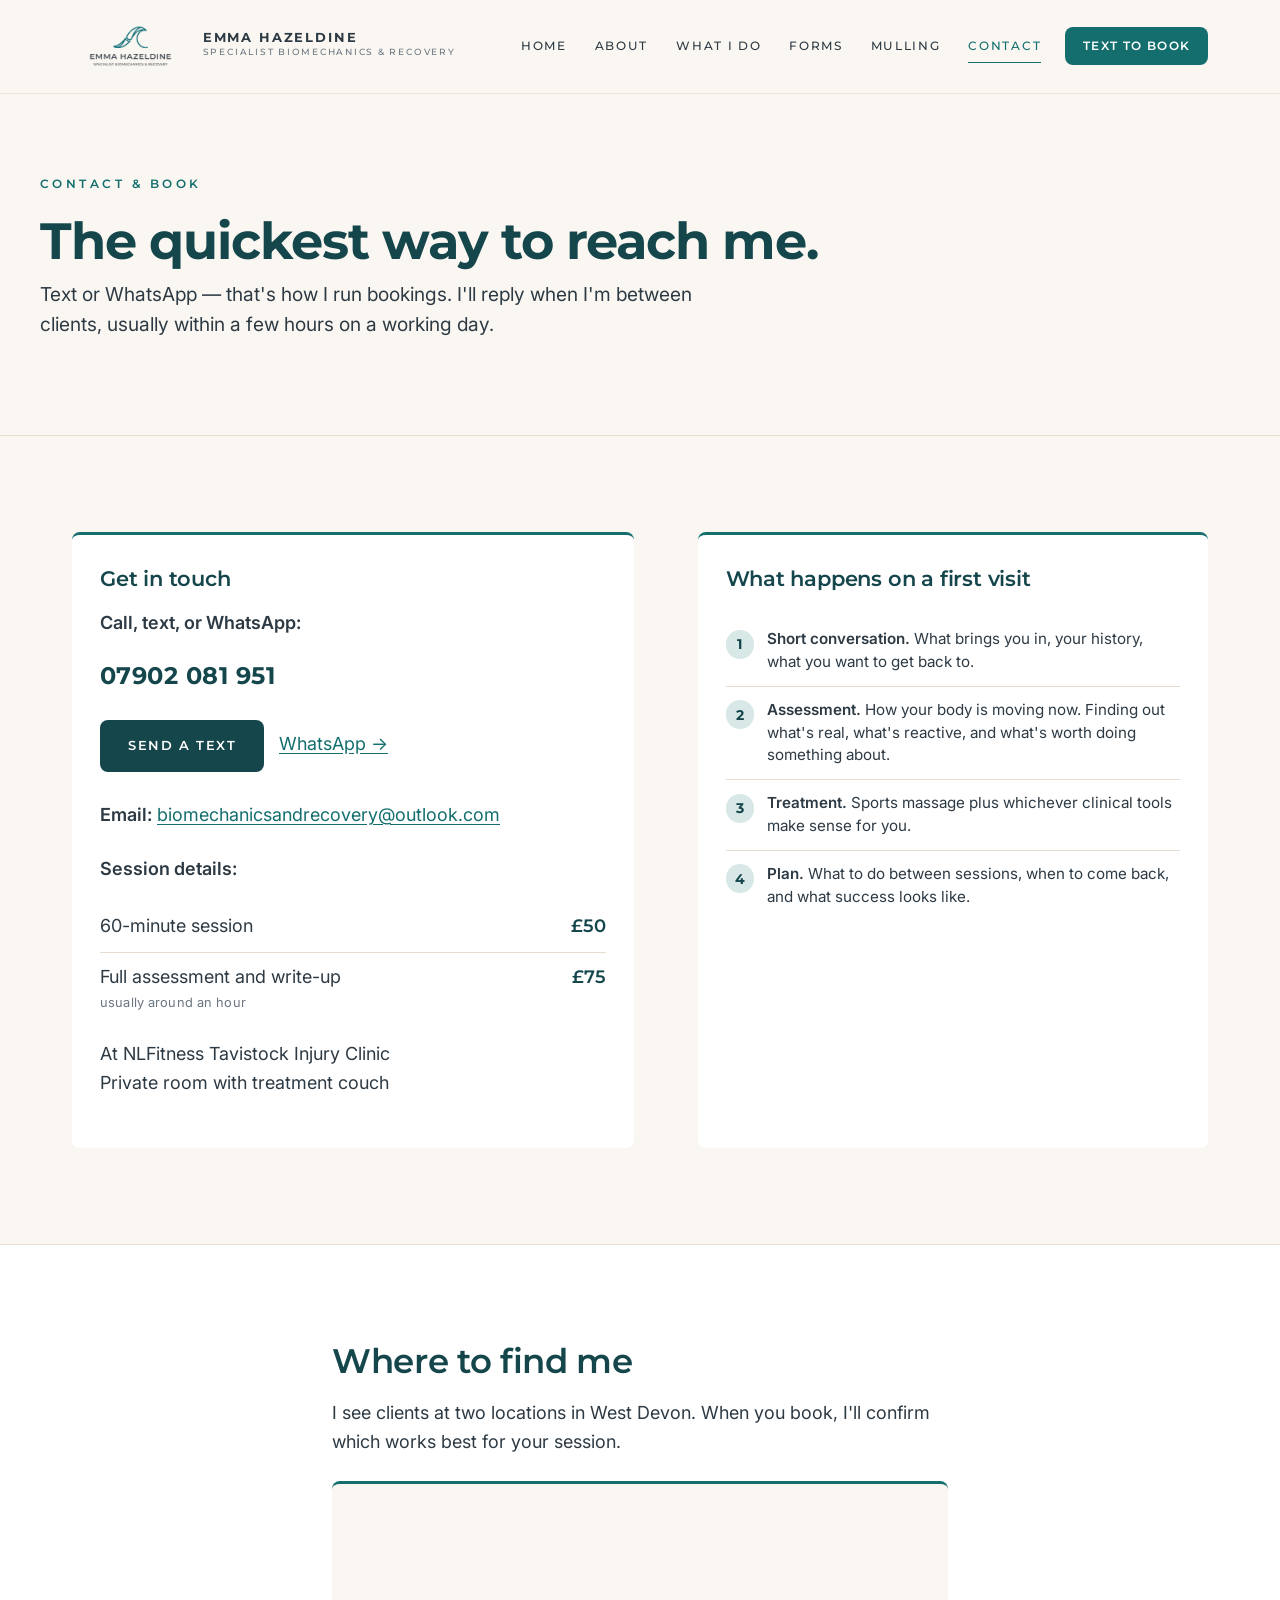
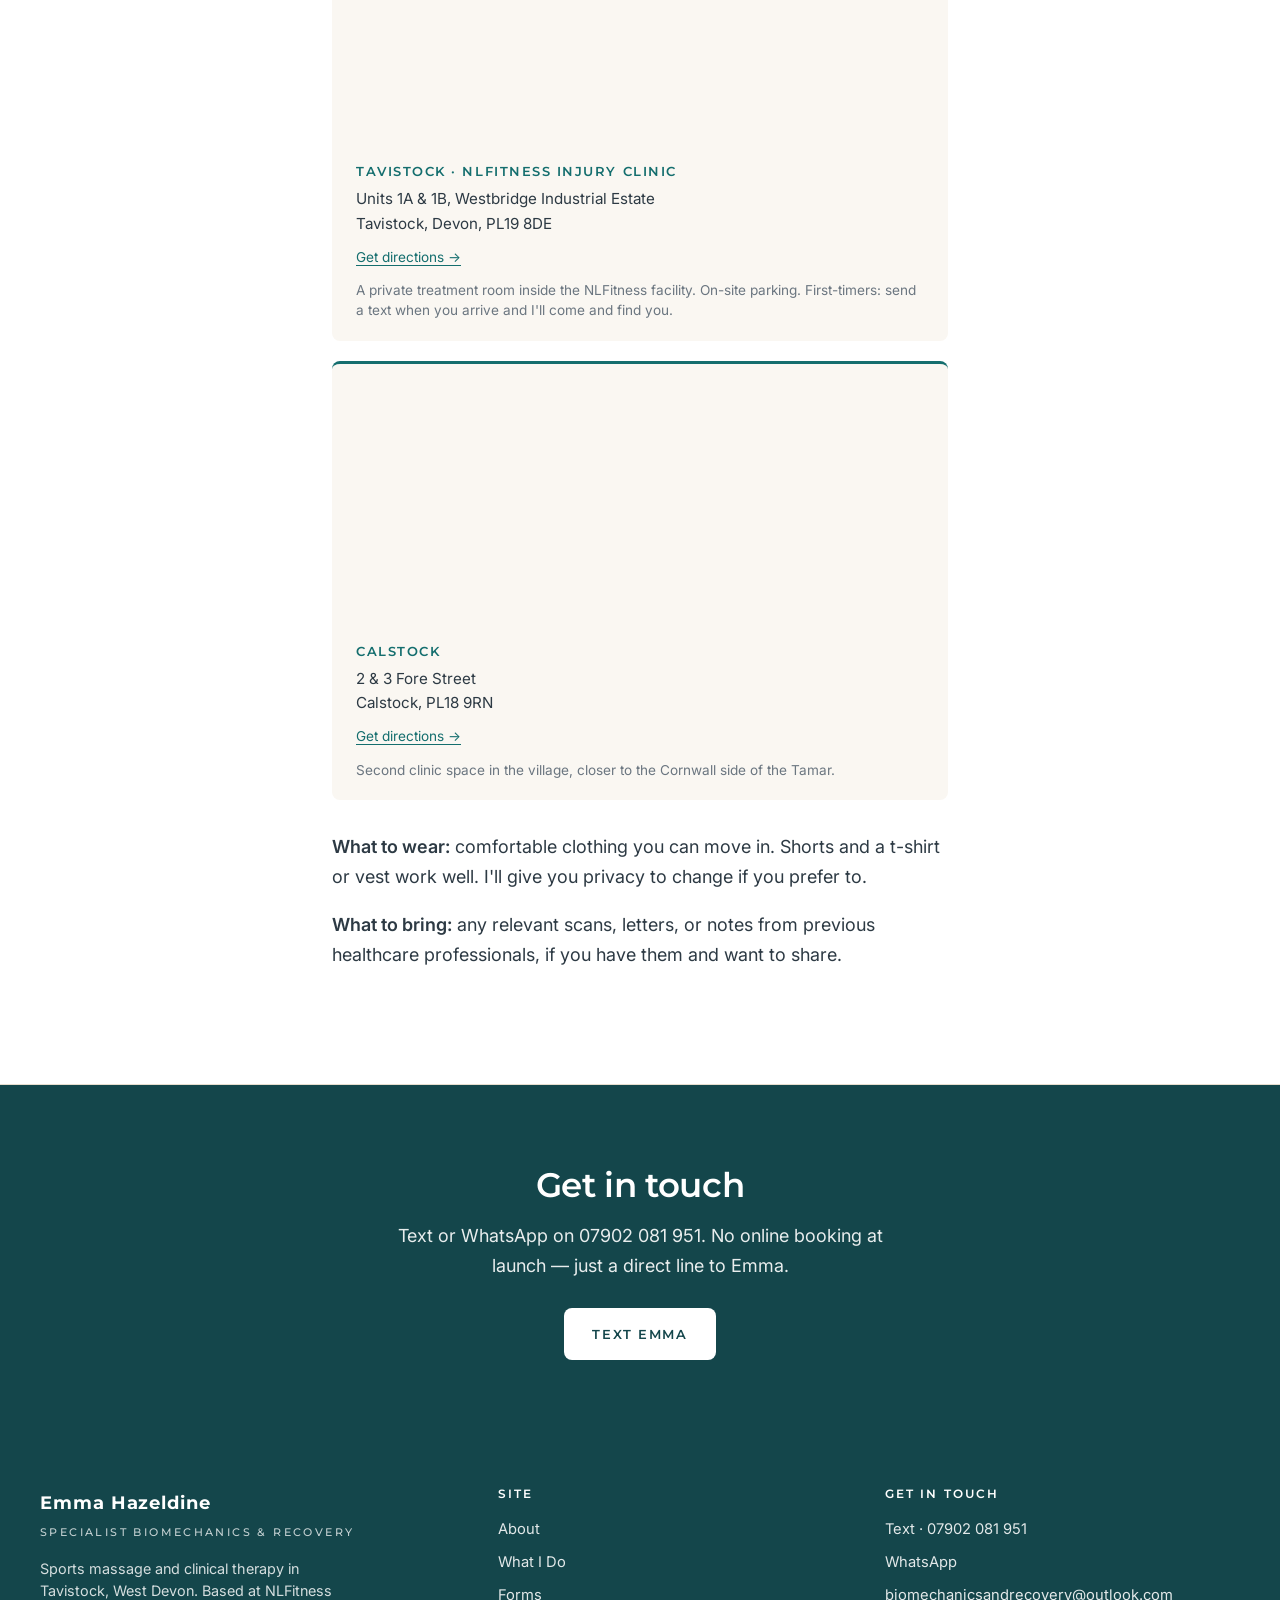
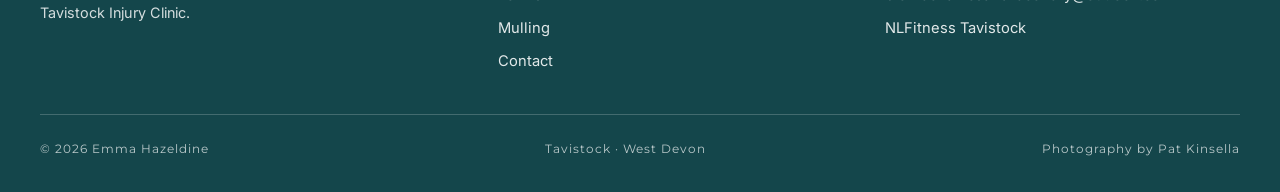
<file: contact.html>
<!DOCTYPE html>
<html lang="en-GB">
<head>
  <meta charset="UTF-8">
  <meta name="viewport" content="width=device-width, initial-scale=1">
  <title>Contact &amp; Book · Emma Hazeldine</title>
  <meta name="description" content="Text or WhatsApp to book a session with Emma Hazeldine. Clinic at NLFitness Tavistock. 60 minutes £50, full assessment £75.">
  <link rel="stylesheet" href="assets/site.css?v=11">
  <link rel="icon" href="/favicon.ico" sizes="any">
  <link rel="icon" type="image/png" sizes="192x192" href="/assets/icon-192.png">
  <link rel="icon" type="image/png" sizes="512x512" href="/assets/icon-512.png">
  <link rel="apple-touch-icon" sizes="180x180" href="/assets/apple-touch-icon.png">
  <link rel="manifest" href="/site.webmanifest">

  <link rel="canonical" href="https://emmahazeldine.co.uk/contact">
  <meta name="theme-color" content="#14464B">

  <meta property="og:type" content="website">
  <meta property="og:url" content="https://emmahazeldine.co.uk/contact">
  <meta property="og:title" content="Contact and Book - Emma Hazeldine">
  <meta property="og:description" content="Text or WhatsApp to book a session with Emma Hazeldine. Clinic at NLFitness Tavistock. 60 minutes 50 pounds, full assessment 75 pounds.">
  <meta property="og:image" content="https://emmahazeldine.co.uk/assets/emma-hazeldine-sports-massage-therapist-coast-path-devon-1200.c8cedce4.jpg">
  <meta property="og:locale" content="en_GB">
  <meta property="og:site_name" content="Emma Hazeldine">

  <meta name="twitter:card" content="summary_large_image">
  <meta name="twitter:title" content="Contact and Book - Emma Hazeldine">
  <meta name="twitter:description" content="Text or WhatsApp to book a session with Emma Hazeldine. Clinic at NLFitness Tavistock. 60 minutes 50 pounds, full assessment 75 pounds.">
  <meta name="twitter:image" content="https://emmahazeldine.co.uk/assets/emma-hazeldine-sports-massage-therapist-coast-path-devon-1200.c8cedce4.jpg">
  <script defer data-domain="emmahazeldine.co.uk" src="https://plausible.io/js/script.js"></script>

  <script type="application/ld+json">
  {
    "@context": "https://schema.org",
    "@type": "FAQPage",
    "mainEntity": [
      {
        "@type": "Question",
        "name": "What happens on a first visit?",
        "acceptedAnswer": {
          "@type": "Answer",
          "text": "Sixty minutes, split into four parts. First, a short conversation about what has brought you in, your history, and what you want to get back to. Second, an assessment of how your body is moving now. Third, treatment — sports massage plus any clinical tools that make sense for you. Fourth, a plan for what to do between sessions and when to come back."
        }
      },
      {
        "@type": "Question",
        "name": "What should I wear?",
        "acceptedAnswer": {
          "@type": "Answer",
          "text": "Comfortable clothing you can move in. Shorts and a t-shirt or vest work well. Privacy is available to change if you prefer."
        }
      },
      {
        "@type": "Question",
        "name": "What should I bring?",
        "acceptedAnswer": {
          "@type": "Answer",
          "text": "Any relevant scans, letters, or notes from previous healthcare professionals, if you have them and want to share. Not required."
        }
      },
      {
        "@type": "Question",
        "name": "How much does a session cost?",
        "acceptedAnswer": {
          "@type": "Answer",
          "text": "A 60-minute session is £50. A full assessment with a written write-up is £75, and usually takes around an hour."
        }
      },
      {
        "@type": "Question",
        "name": "How do I book a session?",
        "acceptedAnswer": {
          "@type": "Answer",
          "text": "Text or WhatsApp on 07902 081 951. Emma replies between clients, usually within a few hours on a working day. No online booking system at the moment."
        }
      },
      {
        "@type": "Question",
        "name": "Where is the clinic?",
        "acceptedAnswer": {
          "@type": "Answer",
          "text": "Two locations in West Devon: NLFitness Tavistock Injury Clinic at Units 1A and 1B, Westbridge Industrial Estate, Tavistock, Devon, PL19 8DE; and a second clinic at 2 and 3 Fore Street, Calstock, PL18 9RN."
        }
      }
    ]
  }
  </script>
</head>
<body>

  <a class="skip-link" href="#main">Skip to content</a>

  <header class="nav">
    <div class="nav__inner">
      <a class="nav__logo" href="/">
        <img src="/assets/logo-primary-wave-transparent.1bc31e5b.png" alt="Emma Hazeldine" width="280" height="153">
        <span class="nav__wm">Emma Hazeldine<span class="tag">Specialist Biomechanics &amp; Recovery</span></span>
      </a>
      <div class="nav__right">
        <nav class="nav__links" id="nav-links">
        <a href="/">Home</a>
        <a href="/about">About</a>
        <a href="/what-i-do">What I Do</a>
          <a href="/forms">Forms</a>
        <a href="/mulling">Mulling</a>
        <a href="/contact" class="current">Contact</a>
        </nav>
        <a class="nav__cta" href="sms:+447902081951">Text to Book</a>
        <button class="nav__toggle" aria-label="Menu" aria-expanded="false" aria-controls="nav-links">
          <span></span><span></span><span></span>
        </button>
      </div>
    </div>
  </header>

  <main id="main" tabindex="-1">

    <section class="page-header">
      <div class="page-header__inner">
        <div class="kicker">Contact &amp; book</div>
        <h1>The quickest way to reach me.</h1>
        <p class="lead">Text or WhatsApp — that's how I run bookings. I'll reply when I'm between clients, usually within a few hours on a working day.</p>
      </div>
    </section>

    <section class="band">
      <div class="container">
        <div class="contact-grid">
          <div class="contact-card">
            <h3>Get in touch</h3>
            <p><strong>Call, text, or WhatsApp:</strong></p>
            <span class="phone"><a href="sms:+447902081951">07902 081 951</a></span>
            <p style="margin-top:1.5rem"><a class="btn-teal" href="sms:+447902081951">Send a text</a> <a href="https://wa.me/447902081951" style="margin-left:0.6rem">WhatsApp →</a></p>

            <p style="margin-top:1.75rem"><strong>Email:</strong> <a href="mailto:biomechanicsandrecovery@outlook.com">biomechanicsandrecovery<wbr>@outlook.com</a></p>

            <p style="margin-top:1.5rem"><strong>Session details:</strong></p>
            <ul class="price-list">
              <li><span>60-minute session</span><span class="price-list__amount">£50</span></li>
              <li><span>Full assessment and write-up <small>usually around an hour</small></span><span class="price-list__amount">£75</span></li>
            </ul>
            <p style="margin-top:1rem">
              At NLFitness Tavistock Injury Clinic<br>
              Private room with treatment couch
            </p>
          </div>

          <div class="contact-card">
            <h3>What happens on a first visit</h3>
            <ol class="steps">
              <li><strong>Short conversation.</strong> What brings you in, your history, what you want to get back to.</li>
              <li><strong>Assessment.</strong> How your body is moving now. Finding out what's real, what's reactive, and what's worth doing something about.</li>
              <li><strong>Treatment.</strong> Sports massage plus whichever clinical tools make sense for you.</li>
              <li><strong>Plan.</strong> What to do between sessions, when to come back, and what success looks like.</li>
            </ol>
          </div>
        </div>
      </div>
    </section>

    <section class="band" style="background:var(--white);border-top:1px solid var(--sand);border-bottom:1px solid var(--sand)">
      <div class="container narrow">
        <h2 style="margin-top:0">Where to find me</h2>
        <p>I see clients at two locations in West Devon. When you book, I'll confirm which works best for your session.</p>

        <div style="display:grid;grid-template-columns:1fr;gap:1.25rem;margin:1.5rem 0 2rem">
          <div style="background:var(--off-white);border-top:3px solid var(--teal);border-radius:var(--radius);overflow:hidden">
            <iframe
              src="https://maps.google.com/maps?q=Westbridge+Industrial+Estate+Tavistock+PL19+8DE&t=&z=15&ie=UTF8&iwloc=B&output=embed"
              width="100%"
              height="260"
              style="border:0;display:block"
              loading="lazy"
              referrerpolicy="no-referrer-when-downgrade"
              title="Map of NLFitness Tavistock Injury Clinic, Westbridge Industrial Estate, Tavistock, PL19 8DE"
              allowfullscreen></iframe>
            <div style="padding:1.25rem 1.5rem">
              <h4 style="margin:0 0 0.5rem;color:var(--teal)">Tavistock · NLFitness Injury Clinic</h4>
              <p style="margin:0;font-size:0.95rem;line-height:1.6">
                Units 1A &amp; 1B, Westbridge Industrial Estate<br>
                Tavistock, Devon, PL19 8DE
              </p>
              <p style="margin:0.6rem 0 0;font-size:0.85rem">
                <a href="https://www.google.com/maps/dir/?api=1&destination=Westbridge+Industrial+Estate+Tavistock+PL19+8DE" rel="noopener">Get directions →</a>
              </p>
              <p style="margin:0.75rem 0 0;font-size:0.85rem;color:var(--slate-soft);line-height:1.5">
                A private treatment room inside the NLFitness facility. On-site parking. First-timers: send a text when you arrive and I'll come and find you.
              </p>
            </div>
          </div>

          <div style="background:var(--off-white);border-top:3px solid var(--teal);border-radius:var(--radius);overflow:hidden">
            <iframe
              src="https://maps.google.com/maps?q=2+Fore+Street+Calstock+PL18+9RN&t=&z=16&ie=UTF8&iwloc=B&output=embed"
              width="100%"
              height="260"
              style="border:0;display:block"
              loading="lazy"
              referrerpolicy="no-referrer-when-downgrade"
              title="Map of 2 & 3 Fore Street, Calstock, PL18 9RN"
              allowfullscreen></iframe>
            <div style="padding:1.25rem 1.5rem">
              <h4 style="margin:0 0 0.5rem;color:var(--teal)">Calstock</h4>
              <p style="margin:0;font-size:0.95rem;line-height:1.6">
                2 &amp; 3 Fore Street<br>
                Calstock, PL18 9RN
              </p>
              <p style="margin:0.6rem 0 0;font-size:0.85rem">
                <a href="https://www.google.com/maps/dir/?api=1&destination=2+Fore+Street+Calstock+PL18+9RN" rel="noopener">Get directions →</a>
              </p>
              <p style="margin:0.75rem 0 0;font-size:0.85rem;color:var(--slate-soft);line-height:1.5">
                Second clinic space in the village, closer to the Cornwall side of the Tamar.
              </p>
            </div>
          </div>
        </div>

        <p><strong>What to wear:</strong> comfortable clothing you can move in. Shorts and a t-shirt or vest work well. I'll give you privacy to change if you prefer to.</p>

        <p><strong>What to bring:</strong> any relevant scans, letters, or notes from previous healthcare professionals, if you have them and want to share.</p>
      </div>
    </section>

    <section class="cta-band">
      <h2>Get in touch</h2>
      <p>Text or WhatsApp on 07902 081 951. No online booking at launch — just a direct line to Emma.</p>
      <a class="btn-primary" href="sms:+447902081951">Text Emma</a>
    </section>

  </main>

  <footer class="footer">
    <div class="footer__inner">
      <div class="footer__brand">
        <strong>Emma Hazeldine</strong>
        <span class="tag">Specialist Biomechanics &amp; Recovery</span>
        <p>Sports massage and clinical therapy in Tavistock, West Devon. Based at NLFitness Tavistock Injury Clinic.</p>
      </div>
      <div>
        <h2>Site</h2>
        <ul>
          <li><a href="/about">About</a></li>
          <li><a href="/what-i-do">What I Do</a></li>
          <li><a href="/forms">Forms</a></li>
          <li><a href="/mulling">Mulling</a></li>
          <li><a href="/contact">Contact</a></li>
        </ul>
      </div>
      <div>
        <h2>Get in touch</h2>
        <ul>
          <li><a href="sms:+447902081951">Text · 07902 081 951</a></li>
          <li><a href="https://wa.me/447902081951">WhatsApp</a></li>
          <li><a href="mailto:biomechanicsandrecovery@outlook.com">biomechanicsandrecovery<wbr>@outlook.com</a></li>
          <li><a href="https://nlfitness.co.uk" rel="noopener">NLFitness Tavistock</a></li>
        </ul>
      </div>
    </div>
    <div class="footer__bottom">
      <span>© 2026 Emma Hazeldine</span>
      <span>Tavistock · West Devon</span>
      <span>Photography by Pat Kinsella</span>
    </div>
  </footer>

<script src="assets/site.js?v=3" defer></script>
</body>
</html>
</file>
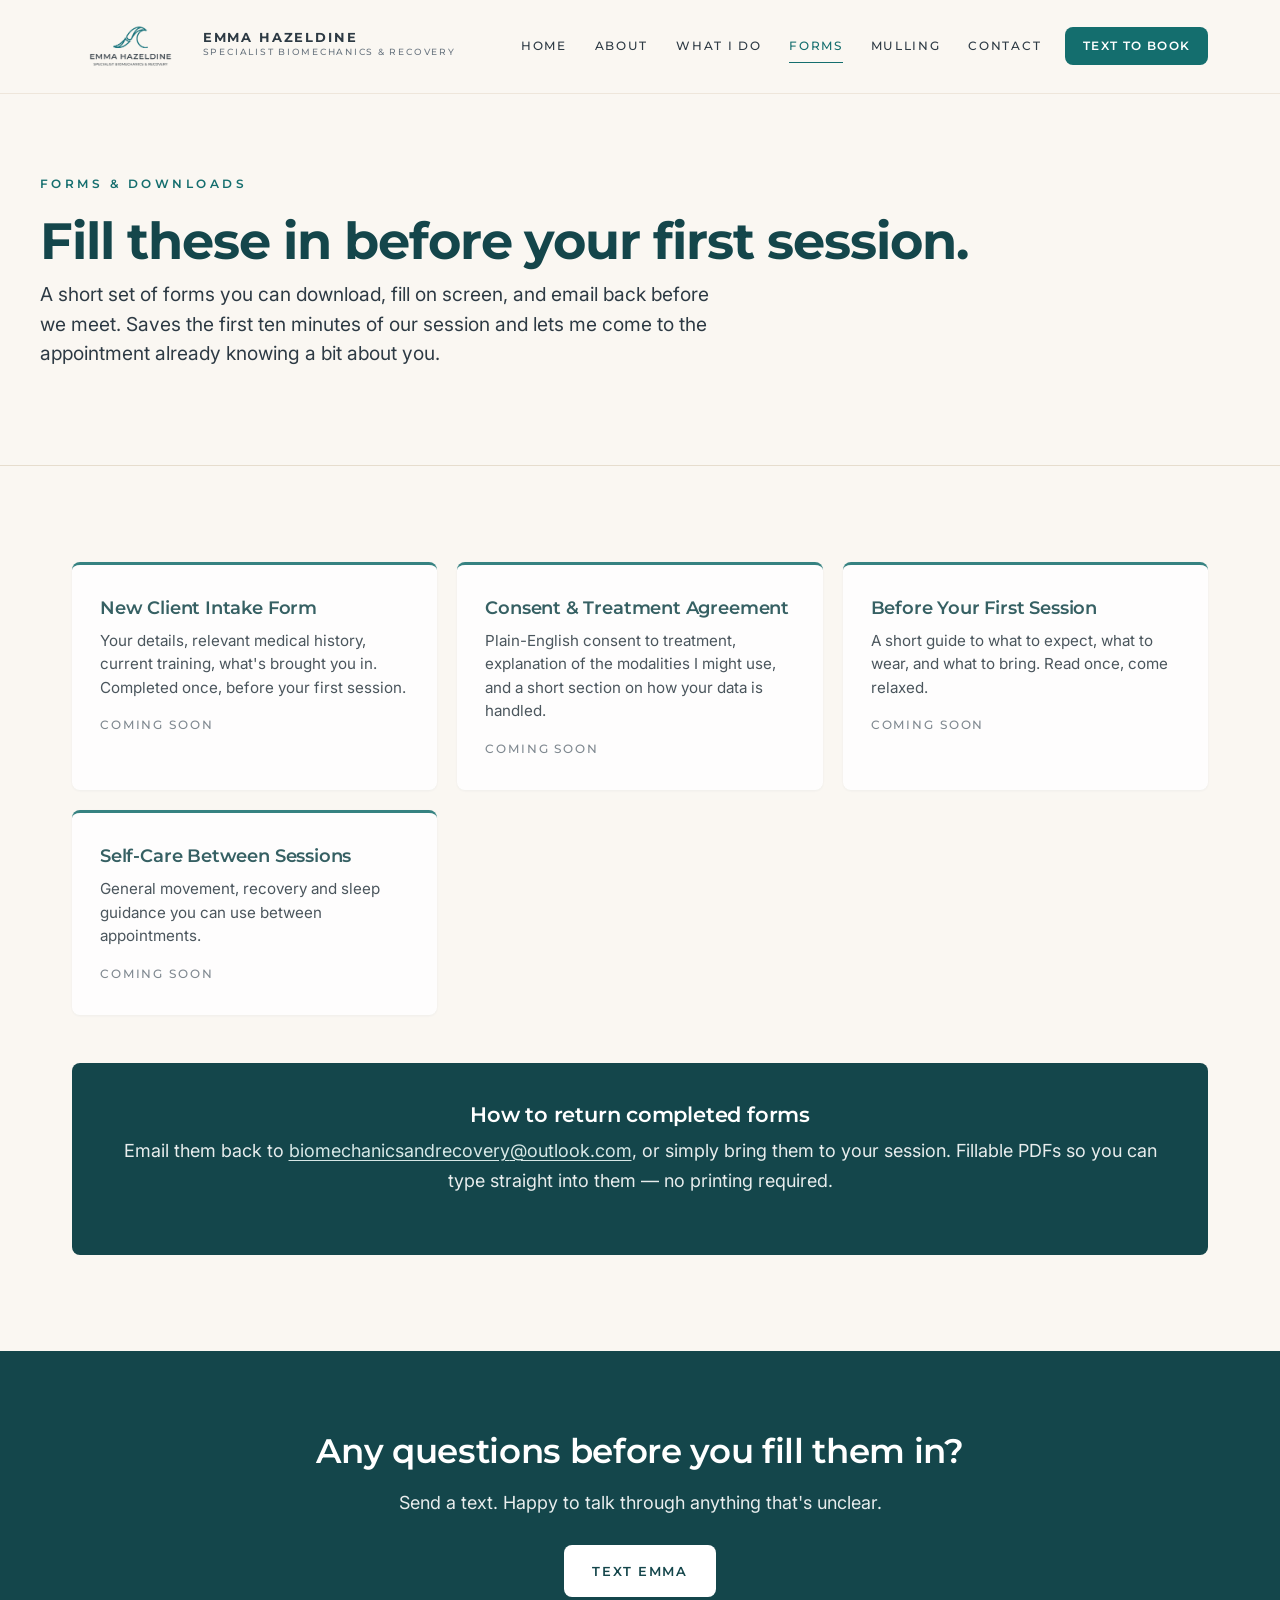
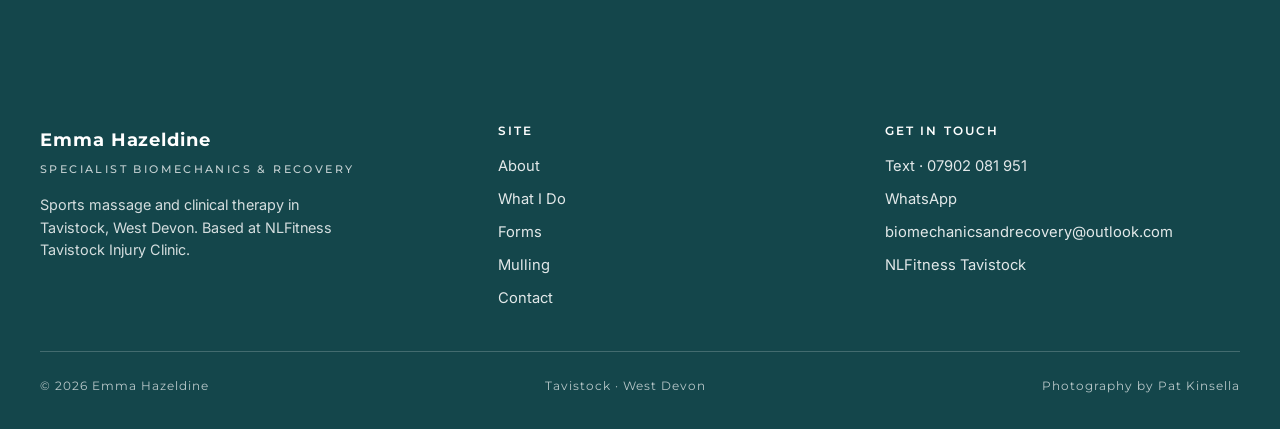
<file: forms.html>
<!DOCTYPE html>
<html lang="en-GB">
<head>
  <meta charset="UTF-8">
  <meta name="viewport" content="width=device-width, initial-scale=1">
  <title>Forms · Emma Hazeldine</title>
  <meta name="description" content="New-client and follow-up forms to download and fill before your first session with Emma Hazeldine.">
  <link rel="stylesheet" href="assets/site.css?v=11">
  <link rel="icon" href="/favicon.ico" sizes="any">
  <link rel="icon" type="image/png" sizes="192x192" href="/assets/icon-192.png">
  <link rel="icon" type="image/png" sizes="512x512" href="/assets/icon-512.png">
  <link rel="apple-touch-icon" sizes="180x180" href="/assets/apple-touch-icon.png">
  <link rel="manifest" href="/site.webmanifest">

  <link rel="canonical" href="https://emmahazeldine.co.uk/forms">
  <meta name="theme-color" content="#14464B">

  <meta property="og:type" content="website">
  <meta property="og:url" content="https://emmahazeldine.co.uk/forms">
  <meta property="og:title" content="Forms - Emma Hazeldine">
  <meta property="og:description" content="New-client and follow-up forms to download and fill before your first session.">
  <meta property="og:image" content="https://emmahazeldine.co.uk/assets/emma-hazeldine-south-west-coast-path-wembury.69fcff2a.jpg">
  <meta property="og:locale" content="en_GB">
  <meta property="og:site_name" content="Emma Hazeldine">

  <meta name="twitter:card" content="summary_large_image">
  <meta name="twitter:title" content="Forms - Emma Hazeldine">
  <meta name="twitter:description" content="New-client and follow-up forms to download and fill before your first session.">
  <meta name="twitter:image" content="https://emmahazeldine.co.uk/assets/emma-hazeldine-south-west-coast-path-wembury.69fcff2a.jpg">
  <script defer data-domain="emmahazeldine.co.uk" src="https://plausible.io/js/script.js"></script>
</head>
<body>

  <a class="skip-link" href="#main">Skip to content</a>

  <header class="nav">
    <div class="nav__inner">
      <a class="nav__logo" href="/">
        <img src="/assets/logo-primary-wave-transparent.1bc31e5b.png" alt="Emma Hazeldine" width="280" height="153">
        <span class="nav__wm">Emma Hazeldine<span class="tag">Specialist Biomechanics &amp; Recovery</span></span>
      </a>
      <div class="nav__right">
        <nav class="nav__links" id="nav-links">
          <a href="/">Home</a>
          <a href="/about">About</a>
          <a href="/what-i-do">What I Do</a>
          <a href="/forms" class="current">Forms</a>
          <a href="/mulling">Mulling</a>
          <a href="/contact">Contact</a>
        </nav>
        <a class="nav__cta" href="sms:+447902081951">Text to Book</a>
        <button class="nav__toggle" aria-label="Menu" aria-expanded="false" aria-controls="nav-links">
          <span></span><span></span><span></span>
        </button>
      </div>
    </div>
  </header>

  <main id="main" tabindex="-1">

    <section class="page-header">
      <div class="page-header__inner">
        <div class="kicker">Forms &amp; Downloads</div>
        <h1>Fill these in before your first session.</h1>
        <p class="lead">A short set of forms you can download, fill on screen, and email back before we meet. Saves the first ten minutes of our session and lets me come to the appointment already knowing a bit about you.</p>
      </div>
    </section>

    <section class="band">
      <div class="container">

        <div class="service-grid">

          <div class="service" style="opacity:0.85;cursor:default">
            <h3>New Client Intake Form</h3>
            <p>Your details, relevant medical history, current training, what's brought you in. Completed once, before your first session.</p>
            <p style="margin-top:1rem;font-size:0.78rem;letter-spacing:0.15em;text-transform:uppercase;color:var(--slate-soft);font-family:var(--font-display);font-weight:500">Coming soon</p>
          </div>

          <div class="service" style="opacity:0.85;cursor:default">
            <h3>Consent &amp; Treatment Agreement</h3>
            <p>Plain-English consent to treatment, explanation of the modalities I might use, and a short section on how your data is handled.</p>
            <p style="margin-top:1rem;font-size:0.78rem;letter-spacing:0.15em;text-transform:uppercase;color:var(--slate-soft);font-family:var(--font-display);font-weight:500">Coming soon</p>
          </div>

          <div class="service" style="opacity:0.85;cursor:default">
            <h3>Before Your First Session</h3>
            <p>A short guide to what to expect, what to wear, and what to bring. Read once, come relaxed.</p>
            <p style="margin-top:1rem;font-size:0.78rem;letter-spacing:0.15em;text-transform:uppercase;color:var(--slate-soft);font-family:var(--font-display);font-weight:500">Coming soon</p>
          </div>

          <div class="service" style="opacity:0.85;cursor:default">
            <h3>Self-Care Between Sessions</h3>
            <p>General movement, recovery and sleep guidance you can use between appointments.</p>
            <p style="margin-top:1rem;font-size:0.78rem;letter-spacing:0.15em;text-transform:uppercase;color:var(--slate-soft);font-family:var(--font-display);font-weight:500">Coming soon</p>
          </div>

        </div>

        <div class="article-cta" style="margin-top:3rem">
          <h3>How to return completed forms</h3>
          <p>Email them back to <a href="mailto:biomechanicsandrecovery@outlook.com" style="color:var(--teal-soft);text-decoration:underline">biomechanicsandrecovery<wbr>@outlook.com</a>, or simply bring them to your session. Fillable PDFs so you can type straight into them — no printing required.</p>
        </div>

      </div>
    </section>

    <section class="cta-band">
      <h2>Any questions before you fill them in?</h2>
      <p>Send a text. Happy to talk through anything that's unclear.</p>
      <a class="btn-primary" href="sms:+447902081951">Text Emma</a>
    </section>

  </main>

  <footer class="footer">
    <div class="footer__inner">
      <div class="footer__brand">
        <strong>Emma Hazeldine</strong>
        <span class="tag">Specialist Biomechanics &amp; Recovery</span>
        <p>Sports massage and clinical therapy in Tavistock, West Devon. Based at NLFitness Tavistock Injury Clinic.</p>
      </div>
      <div>
        <h2>Site</h2>
        <ul>
          <li><a href="/about">About</a></li>
          <li><a href="/what-i-do">What I Do</a></li>
          <li><a href="/forms">Forms</a></li>
          <li><a href="/mulling">Mulling</a></li>
          <li><a href="/contact">Contact</a></li>
        </ul>
      </div>
      <div>
        <h2>Get in touch</h2>
        <ul>
          <li><a href="sms:+447902081951">Text · 07902 081 951</a></li>
          <li><a href="https://wa.me/447902081951">WhatsApp</a></li>
          <li><a href="mailto:biomechanicsandrecovery@outlook.com">biomechanicsandrecovery<wbr>@outlook.com</a></li>
          <li><a href="https://nlfitness.co.uk" rel="noopener">NLFitness Tavistock</a></li>
        </ul>
      </div>
    </div>
    <div class="footer__bottom">
      <span>© 2026 Emma Hazeldine</span>
      <span>Tavistock · West Devon</span>
      <span>Photography by Pat Kinsella</span>
    </div>
  </footer>

<script src="assets/site.js?v=3" defer></script>
</body>
</html>
</file>
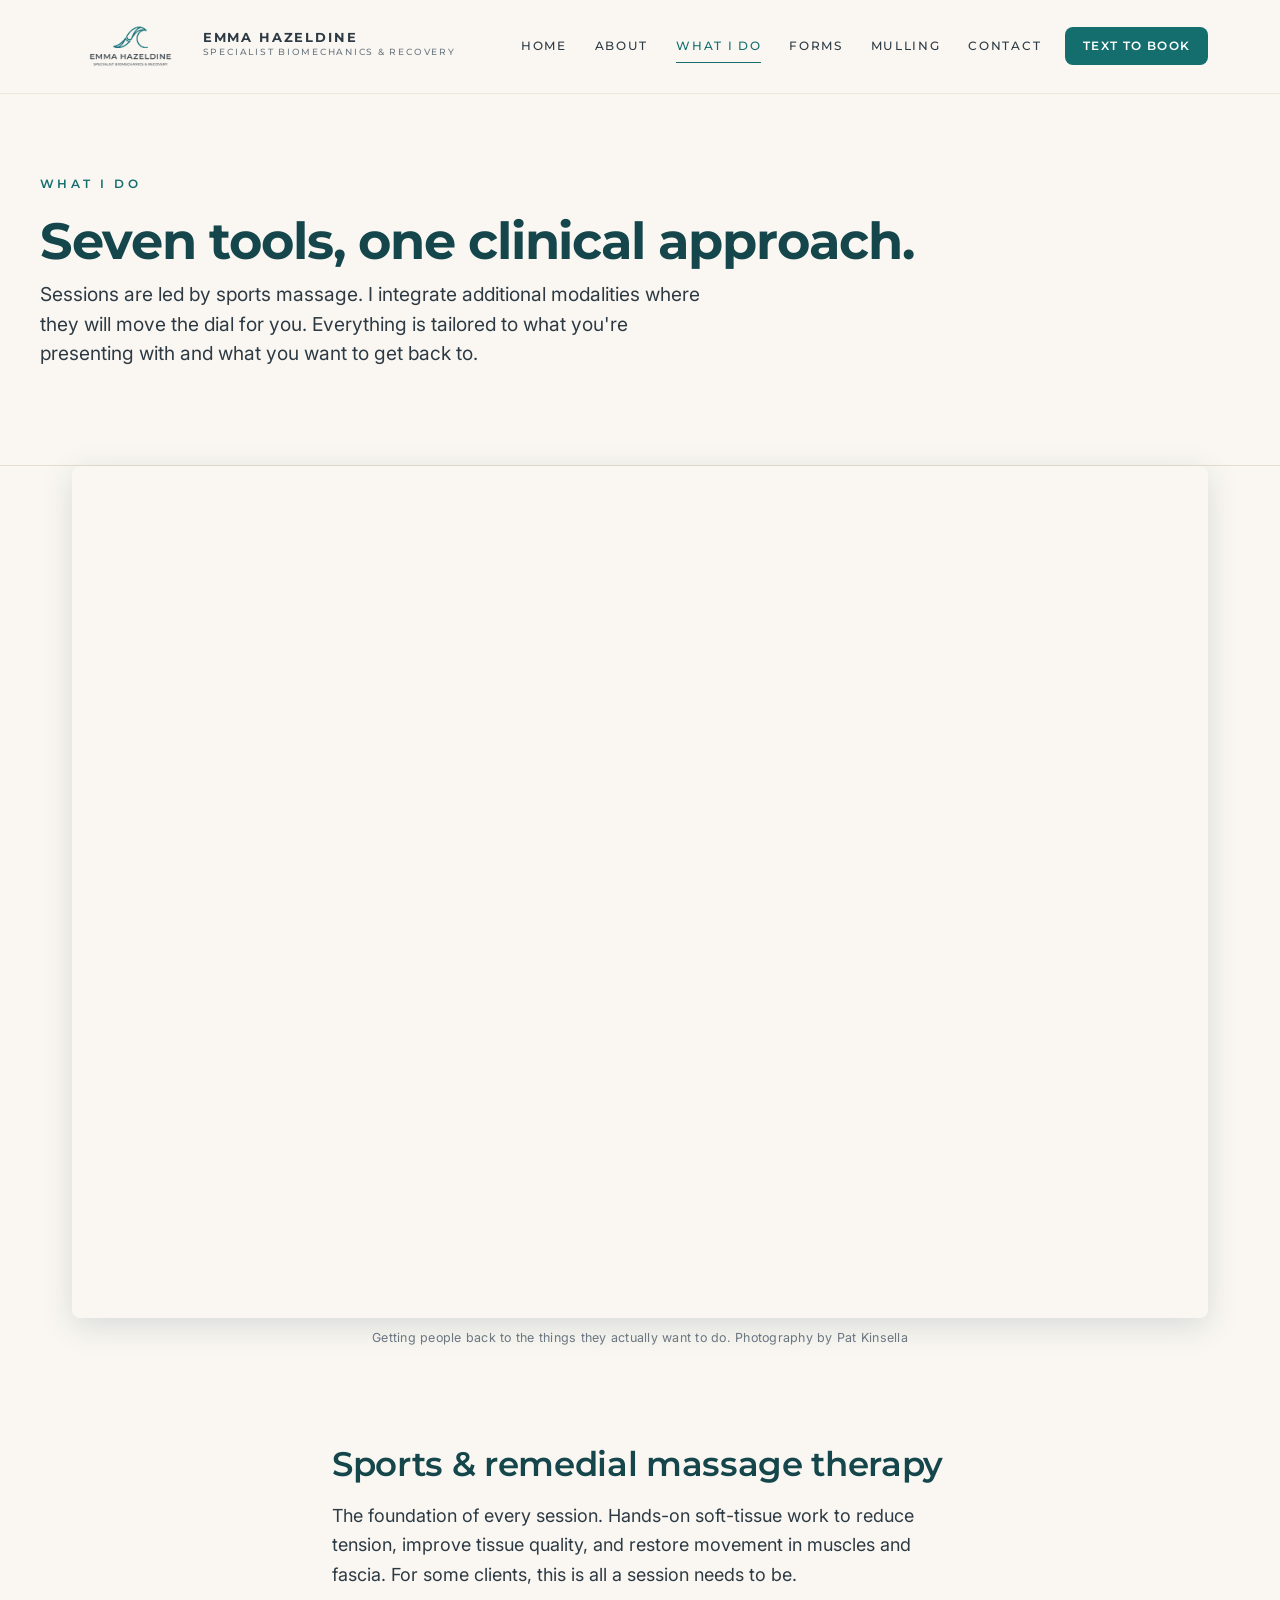
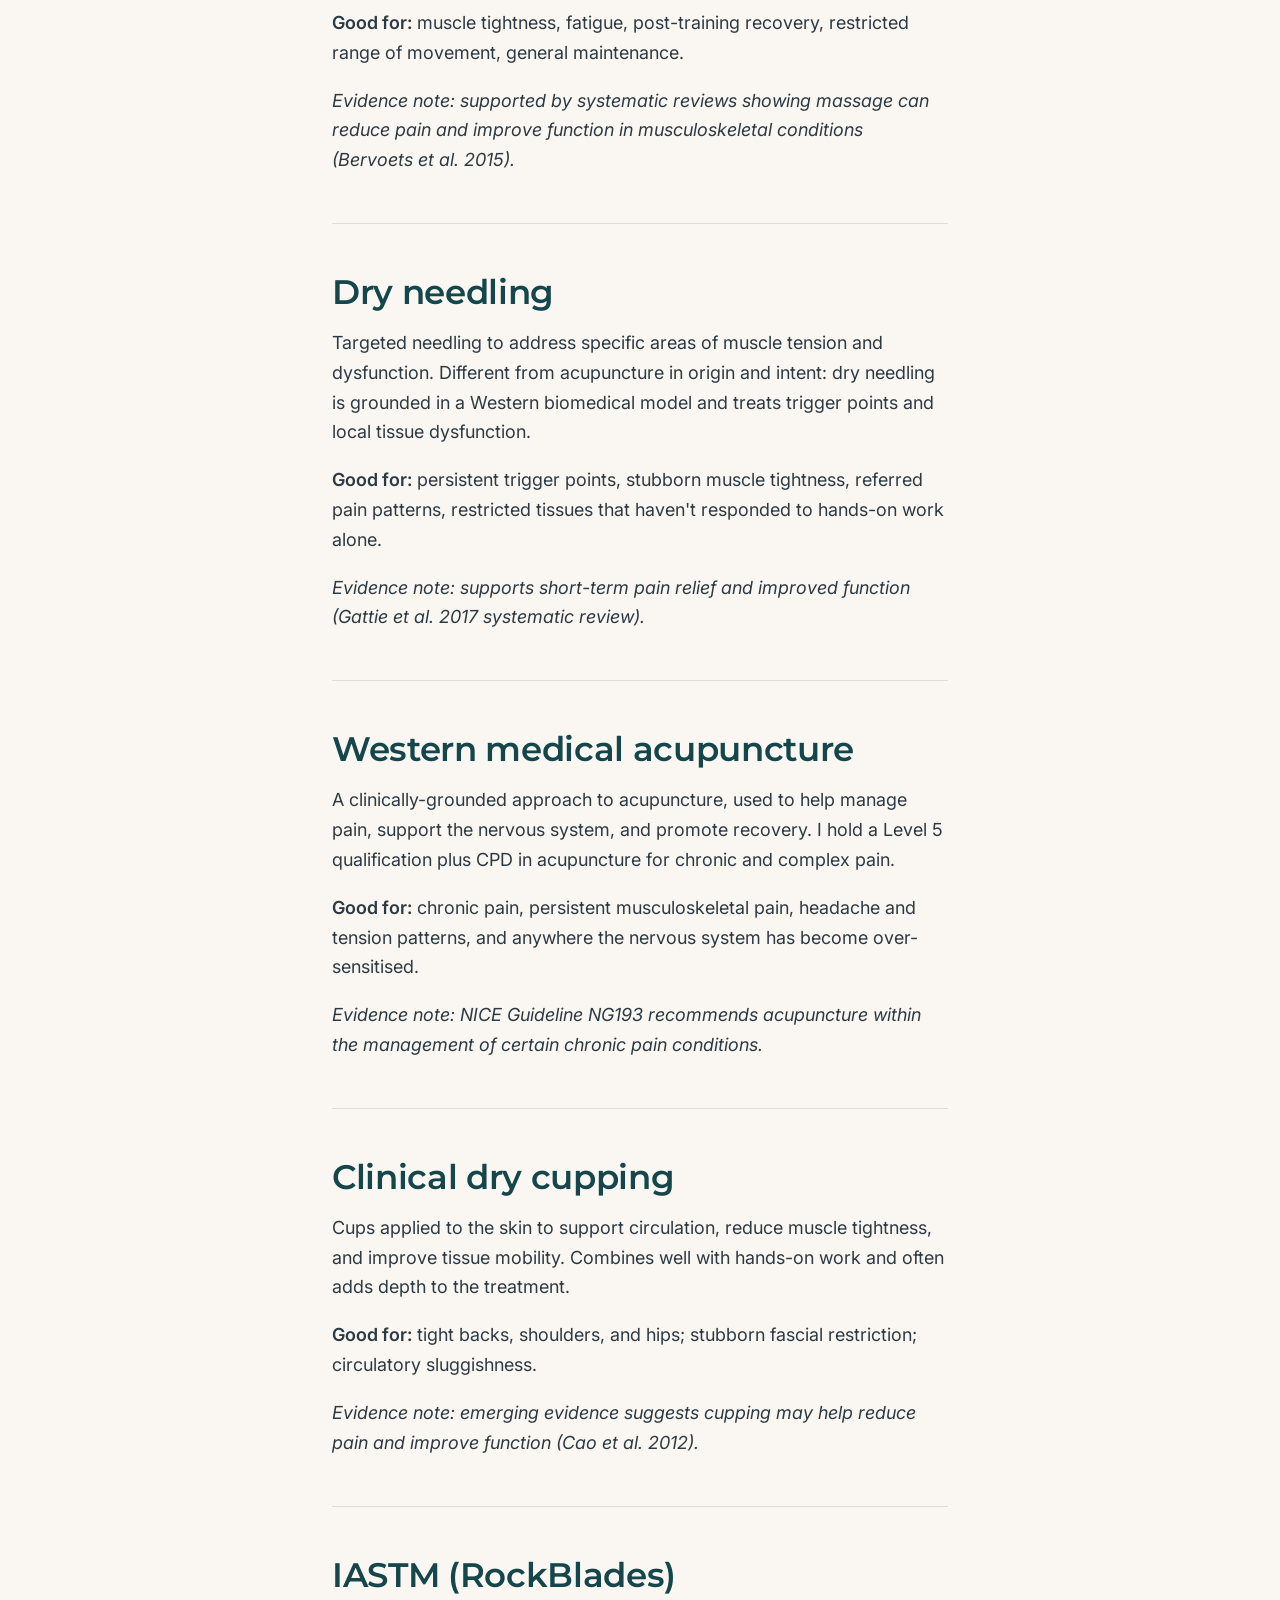
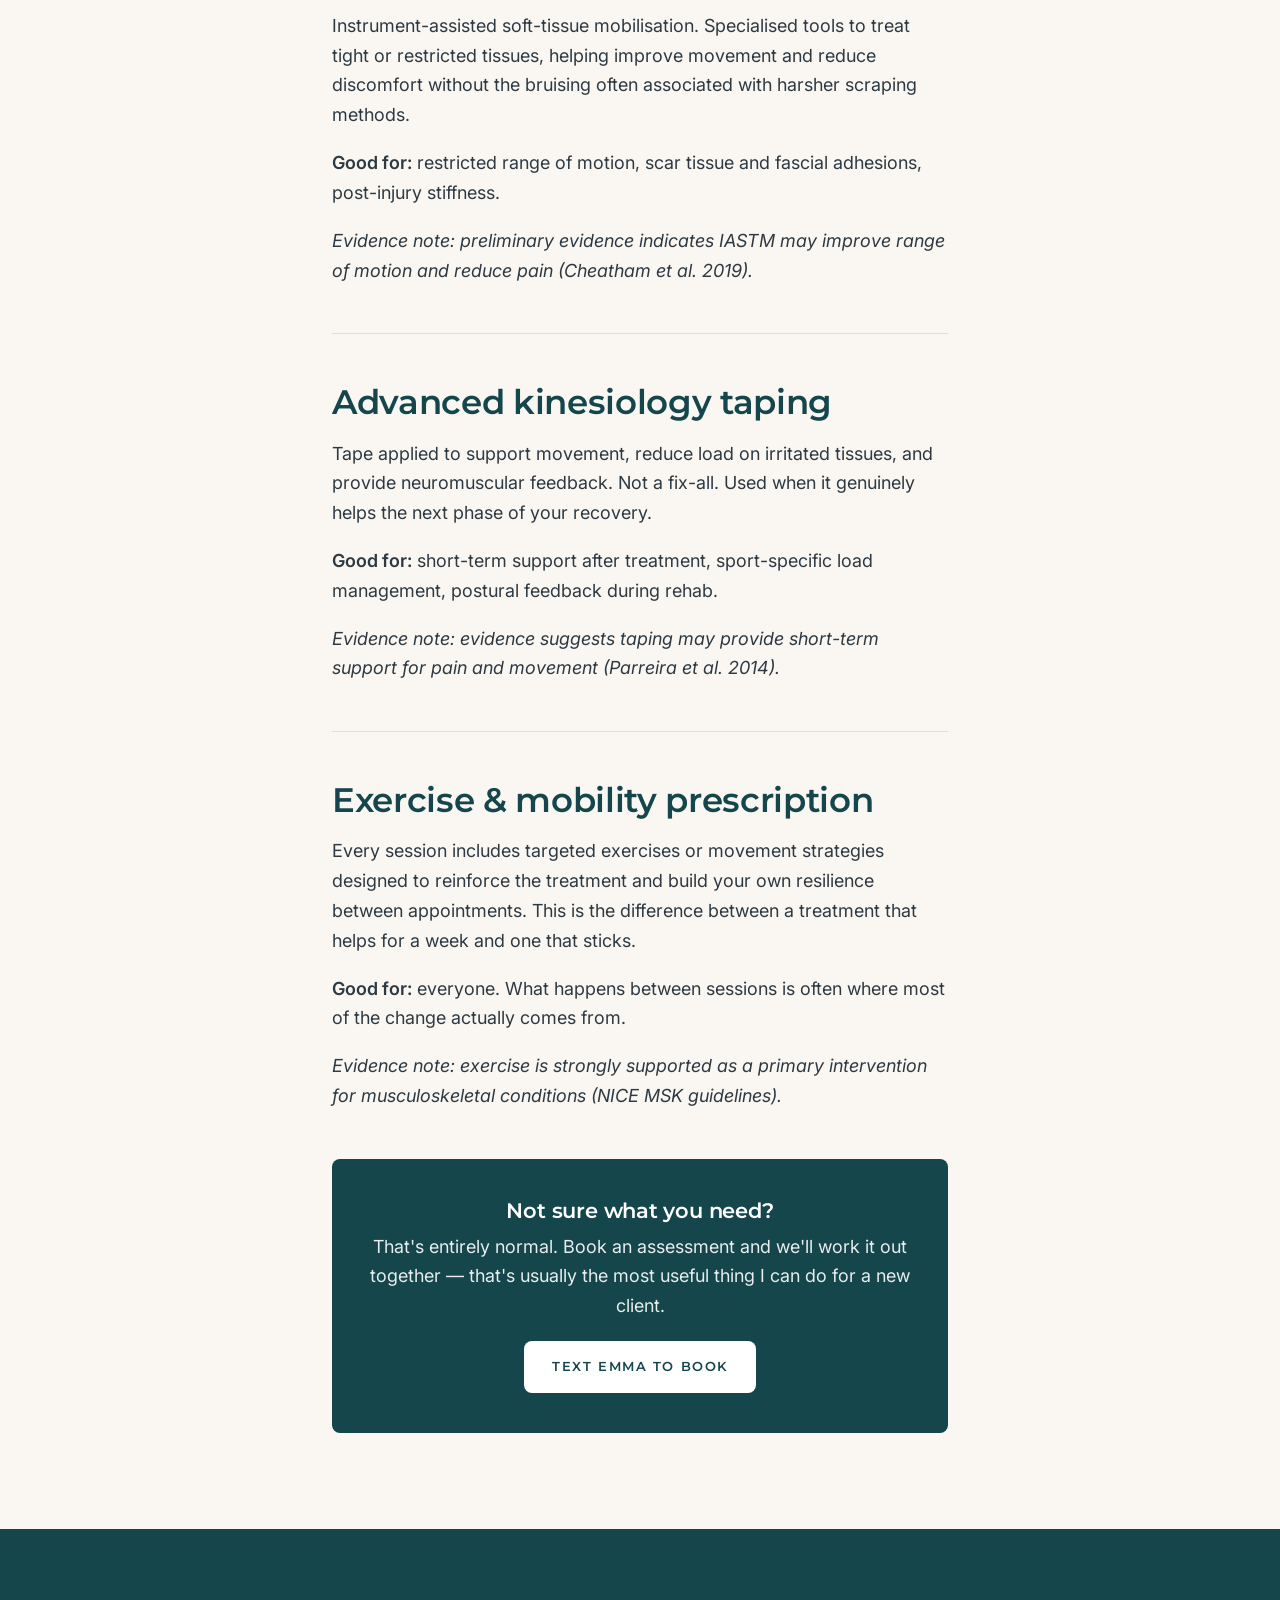
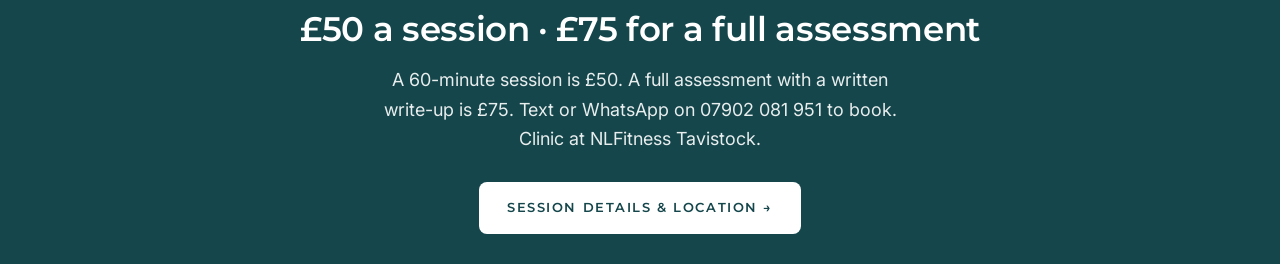
<file: what-i-do.html>
<!DOCTYPE html>
<html lang="en-GB">
<head>
  <meta charset="UTF-8">
  <meta name="viewport" content="width=device-width, initial-scale=1">
  <title>What I Do · Emma Hazeldine</title>
  <meta name="description" content="Sports massage, dry needling, western medical acupuncture, cupping, IASTM, and kinesiology taping in Tavistock.">
  <link rel="stylesheet" href="assets/site.css?v=11">
  <link rel="icon" href="/favicon.ico" sizes="any">
  <link rel="icon" type="image/png" sizes="192x192" href="/assets/icon-192.png">
  <link rel="icon" type="image/png" sizes="512x512" href="/assets/icon-512.png">
  <link rel="apple-touch-icon" sizes="180x180" href="/assets/apple-touch-icon.png">
  <link rel="manifest" href="/site.webmanifest">

  <link rel="canonical" href="https://emmahazeldine.co.uk/what-i-do">
  <meta name="theme-color" content="#14464B">

  <meta property="og:type" content="website">
  <meta property="og:url" content="https://emmahazeldine.co.uk/what-i-do">
  <meta property="og:title" content="What I Do - Emma Hazeldine">
  <meta property="og:description" content="Sports massage, dry needling, Western medical acupuncture, cupping, IASTM, and kinesiology taping in Tavistock.">
  <meta property="og:image" content="https://emmahazeldine.co.uk/assets/emma-hazeldine-south-west-coast-path-wembury.69fcff2a.jpg">
  <meta property="og:locale" content="en_GB">
  <meta property="og:site_name" content="Emma Hazeldine">

  <meta name="twitter:card" content="summary_large_image">
  <meta name="twitter:title" content="What I Do - Emma Hazeldine">
  <meta name="twitter:description" content="Sports massage, dry needling, Western medical acupuncture, cupping, IASTM, and kinesiology taping in Tavistock.">
  <meta name="twitter:image" content="https://emmahazeldine.co.uk/assets/emma-hazeldine-south-west-coast-path-wembury.69fcff2a.jpg">
  <script defer data-domain="emmahazeldine.co.uk" src="https://plausible.io/js/script.js"></script>
</head>
<body>

  <a class="skip-link" href="#main">Skip to content</a>

  <header class="nav">
    <div class="nav__inner">
      <a class="nav__logo" href="/">
        <img src="/assets/logo-primary-wave-transparent.1bc31e5b.png" alt="Emma Hazeldine" width="280" height="153">
        <span class="nav__wm">Emma Hazeldine<span class="tag">Specialist Biomechanics &amp; Recovery</span></span>
      </a>
      <div class="nav__right">
        <nav class="nav__links" id="nav-links">
        <a href="/">Home</a>
        <a href="/about">About</a>
        <a href="/what-i-do" class="current">What I Do</a>
          <a href="/forms">Forms</a>
        <a href="/mulling">Mulling</a>
        <a href="/contact">Contact</a>
        </nav>
        <a class="nav__cta" href="sms:+447902081951">Text to Book</a>
        <button class="nav__toggle" aria-label="Menu" aria-expanded="false" aria-controls="nav-links">
          <span></span><span></span><span></span>
        </button>
      </div>
    </div>
  </header>

  <main id="main" tabindex="-1">

    <section class="page-header">
      <div class="page-header__inner">
        <div class="kicker">What I do</div>
        <h1>Seven tools, one clinical approach.</h1>
        <p class="lead">Sessions are led by sports massage. I integrate additional modalities where they will move the dial for you. Everything is tailored to what you're presenting with and what you want to get back to.</p>
      </div>
    </section>

    <section class="band" style="padding-top:0">
      <div class="container">
        <figure class="photo-band">
          <picture>
            <!-- Phones get a 4:3 crop; the 2.5:1 banner renders as a ~127px sliver at 360px wide. -->
            <source media="(max-width: 640px)" width="800" height="600"
                    srcset="/assets/emma-hazeldine-south-west-coast-path-wembury-mobile.06401273.webp" type="image/webp">
            <source media="(max-width: 640px)" width="800" height="600"
                    srcset="/assets/emma-hazeldine-south-west-coast-path-wembury-mobile.51fa61ba.jpg" type="image/jpeg">
            <source srcset="/assets/emma-hazeldine-south-west-coast-path-wembury.1d4fdeda.webp" type="image/webp">
            <img src="/assets/emma-hazeldine-south-west-coast-path-wembury.69fcff2a.jpg"
                 width="1250" height="496" loading="lazy" decoding="async"
                 alt="Emma Hazeldine beside a South West Coast Path signpost at Wembury, Devon">
          </picture>
          <figcaption class="photo-credit">Getting people back to the things they actually want to do. Photography by Pat Kinsella</figcaption>
        </figure>
      </div>
    </section>

    <section class="band" style="padding-top:0">
      <div class="container narrow">

        <article id="sports-massage">
          <h2 style="margin-top:0">Sports &amp; remedial massage therapy</h2>
          <p>The foundation of every session. Hands-on soft-tissue work to reduce tension, improve tissue quality, and restore movement in muscles and fascia. For some clients, this is all a session needs to be.</p>
          <p><strong>Good for:</strong> muscle tightness, fatigue, post-training recovery, restricted range of movement, general maintenance.</p>
          <p><em>Evidence note: supported by systematic reviews showing massage can reduce pain and improve function in musculoskeletal conditions (Bervoets et al. 2015).</em></p>
        </article>

        <hr>

        <article id="dry-needling">
          <h2>Dry needling</h2>
          <p>Targeted needling to address specific areas of muscle tension and dysfunction. Different from acupuncture in origin and intent: dry needling is grounded in a Western biomedical model and treats trigger points and local tissue dysfunction.</p>
          <p><strong>Good for:</strong> persistent trigger points, stubborn muscle tightness, referred pain patterns, restricted tissues that haven't responded to hands-on work alone.</p>
          <p><em>Evidence note: supports short-term pain relief and improved function (Gattie et al. 2017 systematic review).</em></p>
        </article>

        <hr>

        <article id="acupuncture">
          <h2>Western medical acupuncture</h2>
          <p>A clinically-grounded approach to acupuncture, used to help manage pain, support the nervous system, and promote recovery. I hold a Level 5 qualification plus CPD in acupuncture for chronic and complex pain.</p>
          <p><strong>Good for:</strong> chronic pain, persistent musculoskeletal pain, headache and tension patterns, and anywhere the nervous system has become over-sensitised.</p>
          <p><em>Evidence note: NICE Guideline NG193 recommends acupuncture within the management of certain chronic pain conditions.</em></p>
        </article>

        <hr>

        <article id="cupping">
          <h2>Clinical dry cupping</h2>
          <p>Cups applied to the skin to support circulation, reduce muscle tightness, and improve tissue mobility. Combines well with hands-on work and often adds depth to the treatment.</p>
          <p><strong>Good for:</strong> tight backs, shoulders, and hips; stubborn fascial restriction; circulatory sluggishness.</p>
          <p><em>Evidence note: emerging evidence suggests cupping may help reduce pain and improve function (Cao et al. 2012).</em></p>
        </article>

        <hr>

        <article id="iastm">
          <h2>IASTM (RockBlades)</h2>
          <p>Instrument-assisted soft-tissue mobilisation. Specialised tools to treat tight or restricted tissues, helping improve movement and reduce discomfort without the bruising often associated with harsher scraping methods.</p>
          <p><strong>Good for:</strong> restricted range of motion, scar tissue and fascial adhesions, post-injury stiffness.</p>
          <p><em>Evidence note: preliminary evidence indicates IASTM may improve range of motion and reduce pain (Cheatham et al. 2019).</em></p>
        </article>

        <hr>

        <article id="taping">
          <h2>Advanced kinesiology taping</h2>
          <p>Tape applied to support movement, reduce load on irritated tissues, and provide neuromuscular feedback. Not a fix-all. Used when it genuinely helps the next phase of your recovery.</p>
          <p><strong>Good for:</strong> short-term support after treatment, sport-specific load management, postural feedback during rehab.</p>
          <p><em>Evidence note: evidence suggests taping may provide short-term support for pain and movement (Parreira et al. 2014).</em></p>
        </article>

        <hr>

        <article id="exercise">
          <h2>Exercise &amp; mobility prescription</h2>
          <p>Every session includes targeted exercises or movement strategies designed to reinforce the treatment and build your own resilience between appointments. This is the difference between a treatment that helps for a week and one that sticks.</p>
          <p><strong>Good for:</strong> everyone. What happens between sessions is often where most of the change actually comes from.</p>
          <p><em>Evidence note: exercise is strongly supported as a primary intervention for musculoskeletal conditions (NICE MSK guidelines).</em></p>
        </article>

        <div class="article-cta" style="margin-top:3rem">
          <h3>Not sure what you need?</h3>
          <p>That's entirely normal. Book an assessment and we'll work it out together — that's usually the most useful thing I can do for a new client.</p>
          <a class="btn-primary" href="sms:+447902081951">Text Emma to Book</a>
        </div>

      </div>
    </section>

    <section class="cta-band">
      <h2>£50 a session · £75 for a full assessment</h2>
      <p>A 60-minute session is £50. A full assessment with a written write-up is £75. Text or WhatsApp on 07902 081 951 to book. Clinic at NLFitness Tavistock.</p>
      <a class="btn-primary" href="/contact">Session details &amp; location →</a>
    </section>

  </main>

  <footer class="footer">
    <div class="footer__inner">
      <div class="footer__brand">
        <strong>Emma Hazeldine</strong>
        <span class="tag">Specialist Biomechanics &amp; Recovery</span>
        <p>Sports massage and clinical therapy in Tavistock, West Devon. Based at NLFitness Tavistock Injury Clinic.</p>
      </div>
      <div>
        <h2>Site</h2>
        <ul>
          <li><a href="/about">About</a></li>
          <li><a href="/what-i-do">What I Do</a></li>
          <li><a href="/forms">Forms</a></li>
          <li><a href="/mulling">Mulling</a></li>
          <li><a href="/contact">Contact</a></li>
        </ul>
      </div>
      <div>
        <h2>Get in touch</h2>
        <ul>
          <li><a href="sms:+447902081951">Text · 07902 081 951</a></li>
          <li><a href="https://wa.me/447902081951">WhatsApp</a></li>
          <li><a href="mailto:biomechanicsandrecovery@outlook.com">biomechanicsandrecovery<wbr>@outlook.com</a></li>
          <li><a href="https://nlfitness.co.uk" rel="noopener">NLFitness Tavistock</a></li>
        </ul>
      </div>
    </div>
    <div class="footer__bottom">
      <span>© 2026 Emma Hazeldine</span>
      <span>Tavistock · West Devon</span>
      <span>Photography by Pat Kinsella</span>
    </div>
  </footer>

<script src="assets/site.js?v=3" defer></script>
</body>
</html>
</file>
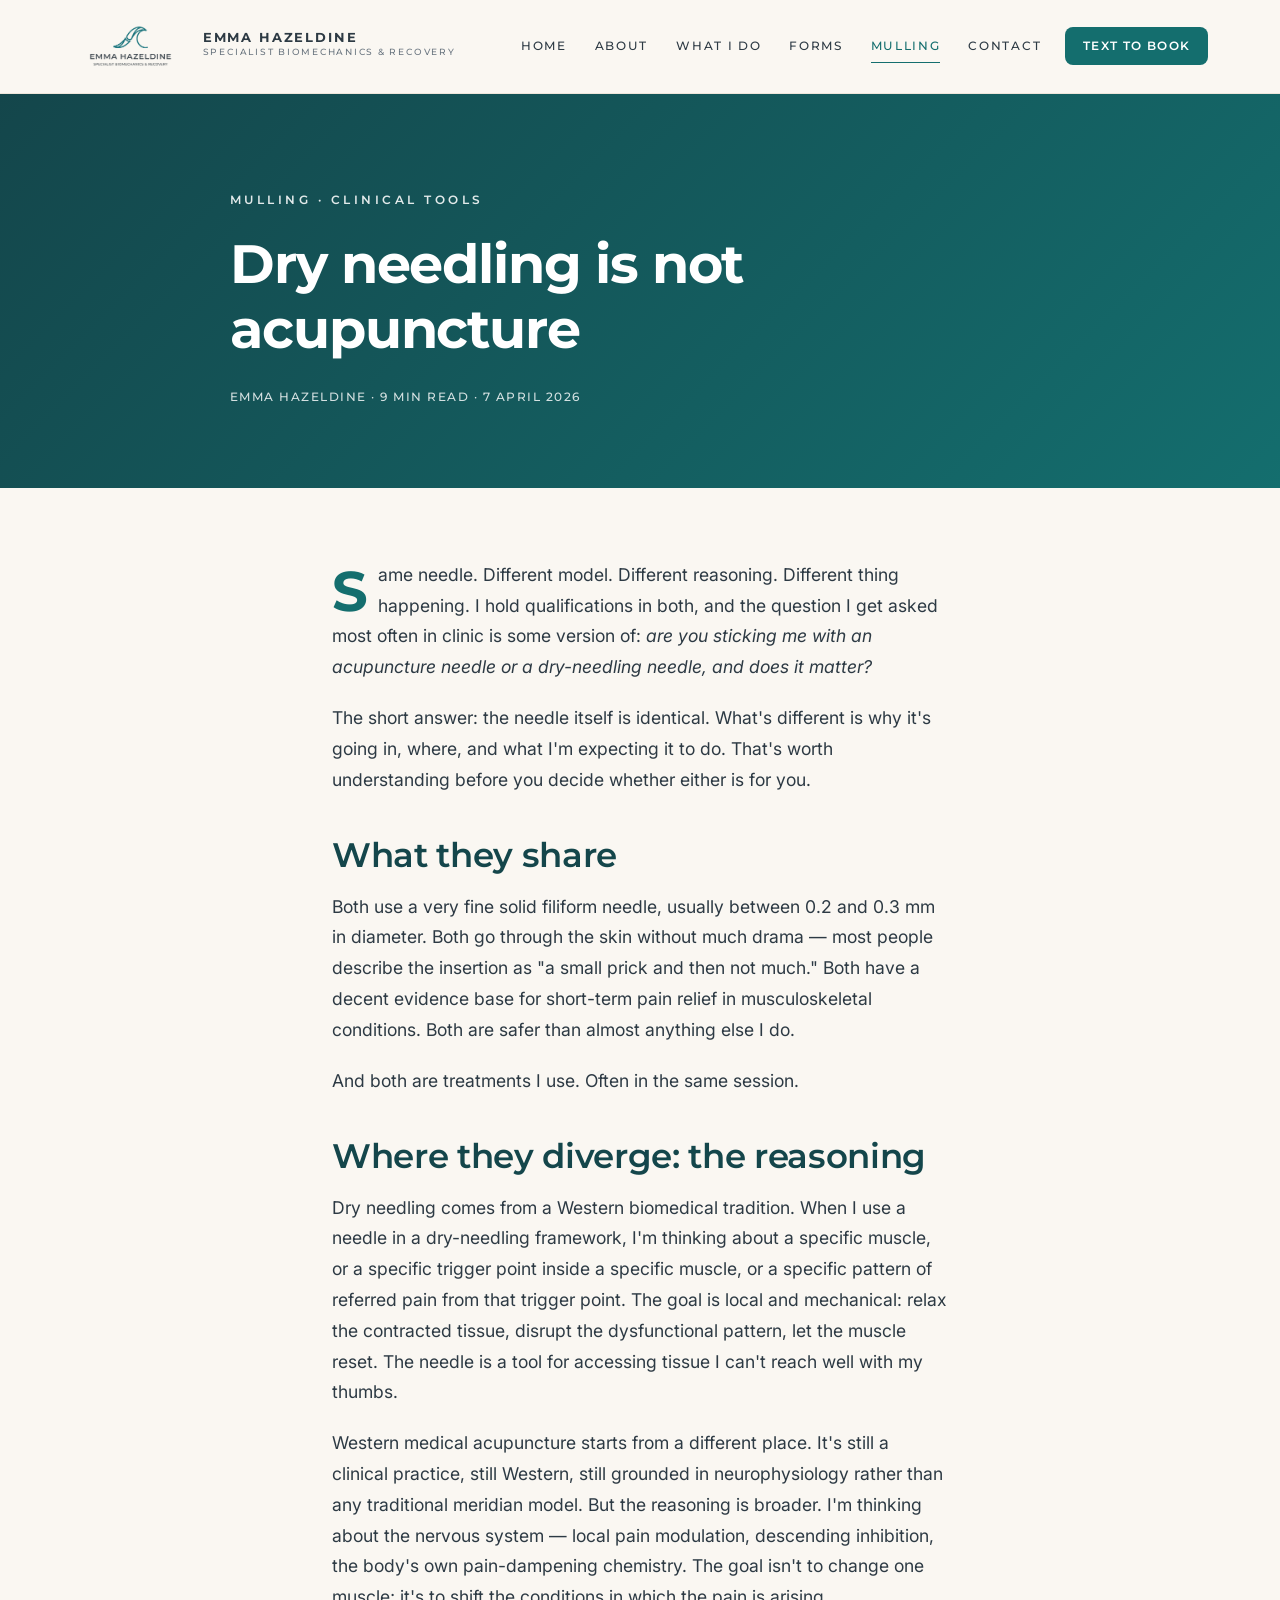
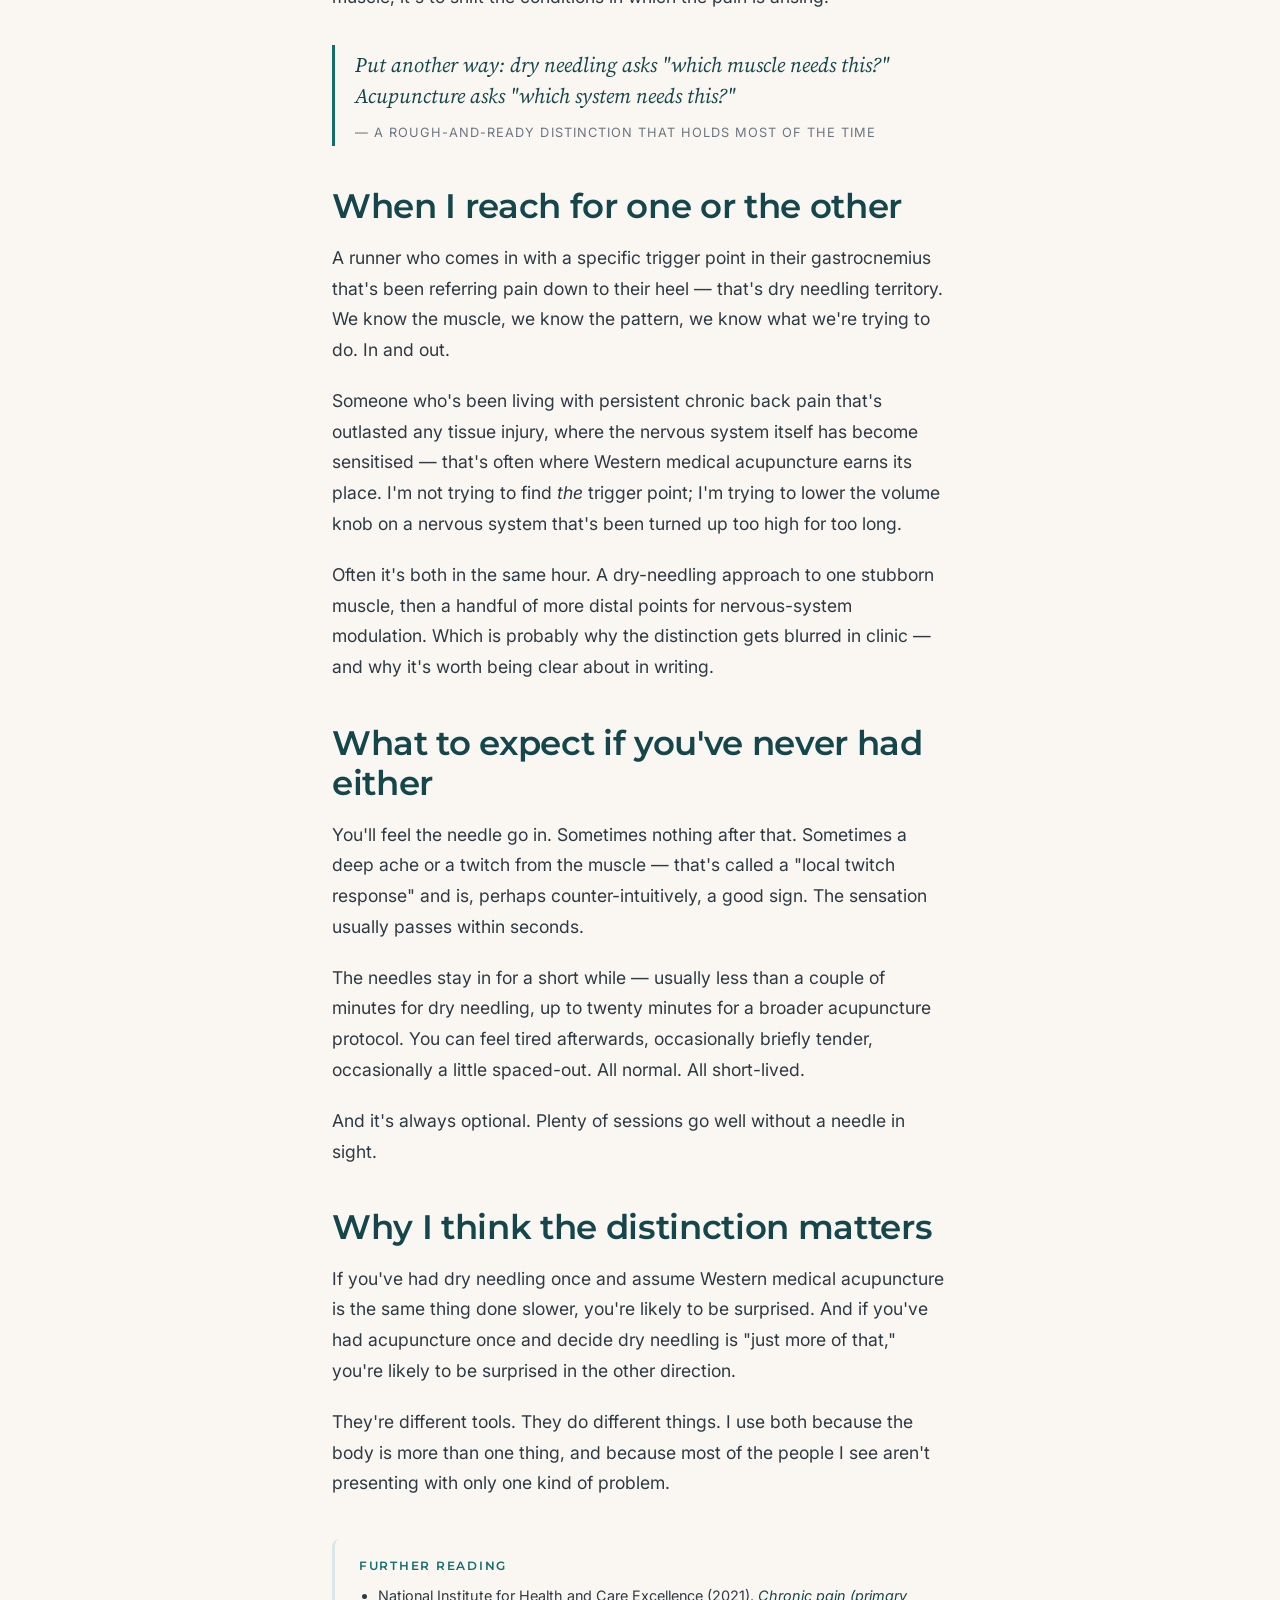
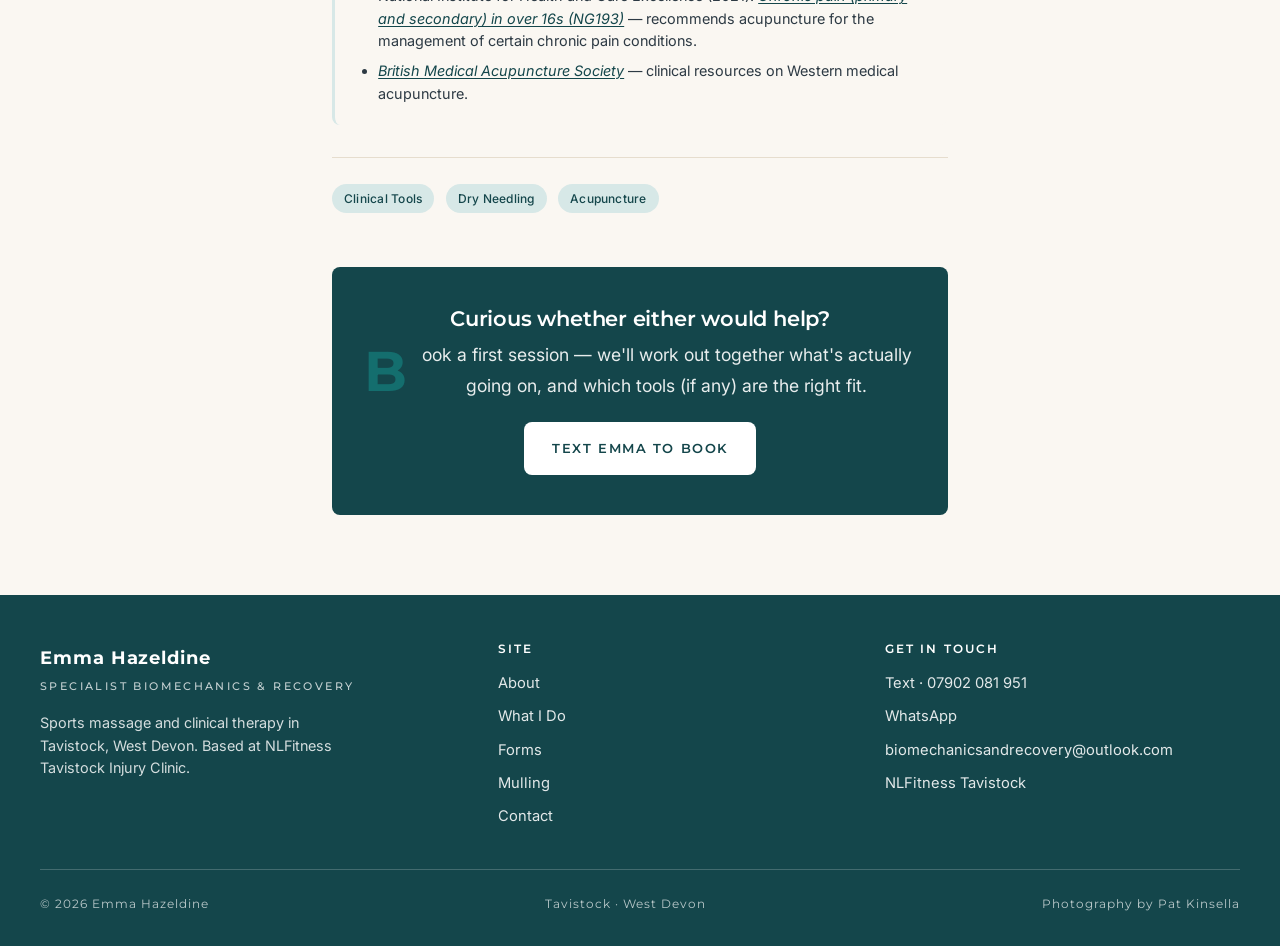
<file: mulling/dry-needling-vs-acupuncture.html>
<!DOCTYPE html>
<html lang="en-GB">
<head>
  <meta charset="UTF-8">
  <meta name="viewport" content="width=device-width, initial-scale=1">
  <title>Dry needling is not acupuncture · Mulling · Emma Hazeldine</title>
  <meta name="description" content="Same needle, different model. Why the distinction matters for what you'd actually get in each session.">
  <link rel="stylesheet" href="../assets/site.css?v=11">
  <link rel="icon" href="/favicon.ico" sizes="any">
  <link rel="icon" type="image/png" sizes="192x192" href="/assets/icon-192.png">
  <link rel="icon" type="image/png" sizes="512x512" href="/assets/icon-512.png">
  <link rel="apple-touch-icon" sizes="180x180" href="/assets/apple-touch-icon.png">
  <link rel="manifest" href="/site.webmanifest">

  <link rel="canonical" href="https://emmahazeldine.co.uk/mulling/dry-needling-vs-acupuncture">
  <meta name="theme-color" content="#14464B">

  <meta property="og:type" content="article">
  <meta property="og:url" content="https://emmahazeldine.co.uk/mulling/dry-needling-vs-acupuncture">
  <meta property="og:title" content="Dry needling is not acupuncture">
  <meta property="og:description" content="Same needle, different model. Why the distinction matters for what you'd get in each session.">
  <meta property="og:image" content="https://emmahazeldine.co.uk/assets/photo-needling.82a66d19.jpg">
  <meta property="og:locale" content="en_GB">
  <meta property="og:site_name" content="Emma Hazeldine">

  <meta name="twitter:card" content="summary_large_image">
  <meta name="twitter:title" content="Dry needling is not acupuncture">
  <meta name="twitter:description" content="Same needle, different model. Why the distinction matters.">
  <meta name="twitter:image" content="https://emmahazeldine.co.uk/assets/photo-needling.82a66d19.jpg">

  <script type="application/ld+json">
  {
    "@context": "https://schema.org",
    "@type": "BlogPosting",
    "@id": "https://emmahazeldine.co.uk/mulling/dry-needling-vs-acupuncture#article",
    "headline": "Dry needling is not acupuncture",
    "description": "Same needle, different model. Why the distinction matters for what clients actually get in each session.",
    "image": "https://emmahazeldine.co.uk/assets/photo-needling.82a66d19.jpg",
    "datePublished": "2026-04-07",
    "dateModified": "2026-04-07",
    "keywords": "dry needling, Western medical acupuncture, trigger points, chronic pain, Tavistock",
    "wordCount": 880,
    "articleBody": "Same needle. Different model. Different reasoning. Dry needling comes from a Western biomedical tradition and targets specific muscles or trigger points. Western medical acupuncture is clinically grounded in neurophysiology and modulates the nervous system.",
    "mainEntityOfPage": { "@type": "WebPage", "@id": "https://emmahazeldine.co.uk/mulling/dry-needling-vs-acupuncture" },
    "author": {
      "@type": "Person",
      "@id": "https://emmahazeldine.co.uk/about#person",
      "name": "Emma Hazeldine",
      "url": "https://emmahazeldine.co.uk/about"
    },
    "publisher": {
      "@type": "Organization",
      "@id": "https://emmahazeldine.co.uk/#business",
      "name": "Emma Hazeldine",
      "logo": {
        "@type": "ImageObject",
        "url": "https://emmahazeldine.co.uk/assets/logo-primary-wave-transparent.1bc31e5b.png"
      }
    }
  }
  </script>
  <script defer data-domain="emmahazeldine.co.uk" src="https://plausible.io/js/script.js"></script>
</head>
<body>

  <a class="skip-link" href="#main">Skip to content</a>

  <header class="nav">
    <div class="nav__inner">
      <a class="nav__logo" href="/">
        <img src="/assets/logo-primary-wave-transparent.1bc31e5b.png" alt="Emma Hazeldine" width="280" height="153">
        <span class="nav__wm">Emma Hazeldine<span class="tag">Specialist Biomechanics &amp; Recovery</span></span>
      </a>
      <div class="nav__right">
        <nav class="nav__links" id="nav-links">
          <a href="/">Home</a>
          <a href="/about">About</a>
          <a href="/what-i-do">What I Do</a>
          <a href="/forms">Forms</a>
          <a href="/" class="current">Mulling</a>
          <a href="/contact">Contact</a>
        </nav>
        <a class="nav__cta" href="sms:+447902081951">Text to Book</a>
        <button class="nav__toggle" aria-label="Menu" aria-expanded="false" aria-controls="nav-links">
          <span></span><span></span><span></span>
        </button>
      </div>
    </div>
  </header>

  <main id="main" tabindex="-1">

    <section class="article-hero">
      <div class="article-hero__inner">
        <div class="kicker">Mulling · Clinical Tools</div>
        <h1>Dry needling is not acupuncture</h1>
        <div class="meta">Emma Hazeldine · 9 min read · 7 April 2026</div>
      </div>
    </section>

    <article class="article-body">
      <p>Same needle. Different model. Different reasoning. Different thing happening. I hold qualifications in both, and the question I get asked most often in clinic is some version of: <em>are you sticking me with an acupuncture needle or a dry-needling needle, and does it matter?</em></p>

      <p>The short answer: the needle itself is identical. What's different is why it's going in, where, and what I'm expecting it to do. That's worth understanding before you decide whether either is for you.</p>

      <h2>What they share</h2>

      <p>Both use a very fine solid filiform needle, usually between 0.2 and 0.3 mm in diameter. Both go through the skin without much drama — most people describe the insertion as "a small prick and then not much." Both have a decent evidence base for short-term pain relief in musculoskeletal conditions. Both are safer than almost anything else I do.</p>

      <p>And both are treatments I use. Often in the same session.</p>

      <h2>Where they diverge: the reasoning</h2>

      <p>Dry needling comes from a Western biomedical tradition. When I use a needle in a dry-needling framework, I'm thinking about a specific muscle, or a specific trigger point inside a specific muscle, or a specific pattern of referred pain from that trigger point. The goal is local and mechanical: relax the contracted tissue, disrupt the dysfunctional pattern, let the muscle reset. The needle is a tool for accessing tissue I can't reach well with my thumbs.</p>

      <p>Western medical acupuncture starts from a different place. It's still a clinical practice, still Western, still grounded in neurophysiology rather than any traditional meridian model. But the reasoning is broader. I'm thinking about the nervous system — local pain modulation, descending inhibition, the body's own pain-dampening chemistry. The goal isn't to change one muscle; it's to shift the conditions in which the pain is arising.</p>

      <blockquote>
        Put another way: dry needling asks "which muscle needs this?" Acupuncture asks "which system needs this?"
        <cite>— A rough-and-ready distinction that holds most of the time</cite>
      </blockquote>

      <h2>When I reach for one or the other</h2>

      <p>A runner who comes in with a specific trigger point in their gastrocnemius that's been referring pain down to their heel — that's dry needling territory. We know the muscle, we know the pattern, we know what we're trying to do. In and out.</p>

      <p>Someone who's been living with persistent chronic back pain that's outlasted any tissue injury, where the nervous system itself has become sensitised — that's often where Western medical acupuncture earns its place. I'm not trying to find <em>the</em> trigger point; I'm trying to lower the volume knob on a nervous system that's been turned up too high for too long.</p>

      <p>Often it's both in the same hour. A dry-needling approach to one stubborn muscle, then a handful of more distal points for nervous-system modulation. Which is probably why the distinction gets blurred in clinic — and why it's worth being clear about in writing.</p>

      <h2>What to expect if you've never had either</h2>

      <p>You'll feel the needle go in. Sometimes nothing after that. Sometimes a deep ache or a twitch from the muscle — that's called a "local twitch response" and is, perhaps counter-intuitively, a good sign. The sensation usually passes within seconds.</p>

      <p>The needles stay in for a short while — usually less than a couple of minutes for dry needling, up to twenty minutes for a broader acupuncture protocol. You can feel tired afterwards, occasionally briefly tender, occasionally a little spaced-out. All normal. All short-lived.</p>

      <p>And it's always optional. Plenty of sessions go well without a needle in sight.</p>

      <h2>Why I think the distinction matters</h2>

      <p>If you've had dry needling once and assume Western medical acupuncture is the same thing done slower, you're likely to be surprised. And if you've had acupuncture once and decide dry needling is "just more of that," you're likely to be surprised in the other direction.</p>

      <p>They're different tools. They do different things. I use both because the body is more than one thing, and because most of the people I see aren't presenting with only one kind of problem.</p>

      <div class="references">
        <h4>Further reading</h4>
        <ul>
          <li>National Institute for Health and Care Excellence (2021). <em><a href="https://www.nice.org.uk/guidance/ng193" target="_blank" rel="noopener">Chronic pain (primary and secondary) in over 16s (NG193)</a></em> — recommends acupuncture for the management of certain chronic pain conditions.</li>
          <li><em><a href="https://www.medical-acupuncture.co.uk/" target="_blank" rel="noopener">British Medical Acupuncture Society</a></em> — clinical resources on Western medical acupuncture.</li>
        </ul>
      </div>

      <div class="tags">
        <span class="tag">Clinical Tools</span>
        <span class="tag">Dry Needling</span>
        <span class="tag">Acupuncture</span>
      </div>

      <div class="article-cta">
        <h3>Curious whether either would help?</h3>
        <p>Book a first session — we'll work out together what's actually going on, and which tools (if any) are the right fit.</p>
        <a class="btn-primary" href="sms:+447902081951">Text Emma to Book</a>
      </div>
    </article>

  </main>

  <footer class="footer">
    <div class="footer__inner">
      <div class="footer__brand">
        <strong>Emma Hazeldine</strong>
        <span class="tag">Specialist Biomechanics &amp; Recovery</span>
        <p>Sports massage and clinical therapy in Tavistock, West Devon. Based at NLFitness Tavistock Injury Clinic.</p>
      </div>
      <div>
        <h2>Site</h2>
        <ul>
          <li><a href="/about">About</a></li>
          <li><a href="/what-i-do">What I Do</a></li>
          <li><a href="/forms">Forms</a></li>
          <li><a href="/">Mulling</a></li>
          <li><a href="/contact">Contact</a></li>
        </ul>
      </div>
      <div>
        <h2>Get in touch</h2>
        <ul>
          <li><a href="sms:+447902081951">Text · 07902 081 951</a></li>
          <li><a href="https://wa.me/447902081951">WhatsApp</a></li>
          <li><a href="mailto:biomechanicsandrecovery@outlook.com">biomechanicsandrecovery<wbr>@outlook.com</a></li>
          <li><a href="https://nlfitness.co.uk" rel="noopener">NLFitness Tavistock</a></li>
        </ul>
      </div>
    </div>
    <div class="footer__bottom">
      <span>© 2026 Emma Hazeldine</span>
      <span>Tavistock · West Devon</span>
      <span>Photography by Pat Kinsella</span>
    </div>
  </footer>

<script src="../assets/site.js?v=3" defer></script>
</body>
</html>
</file>
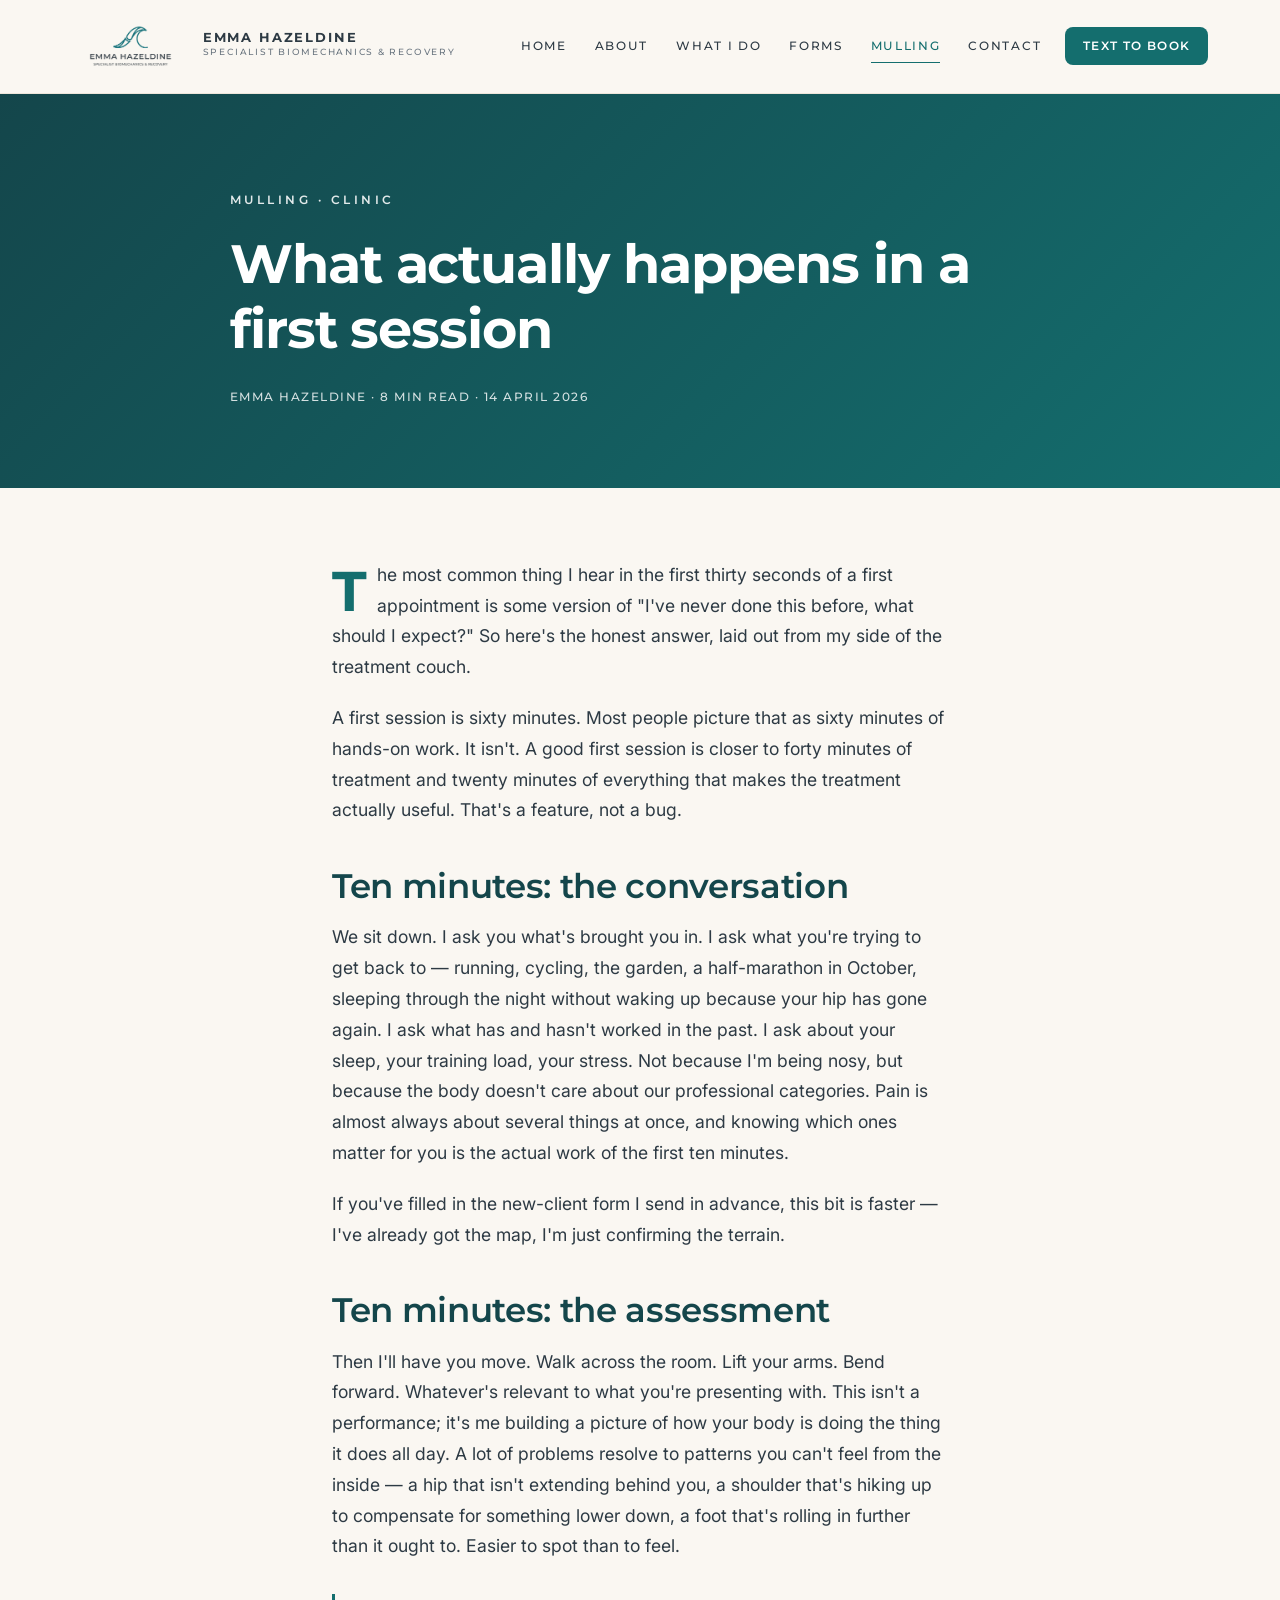
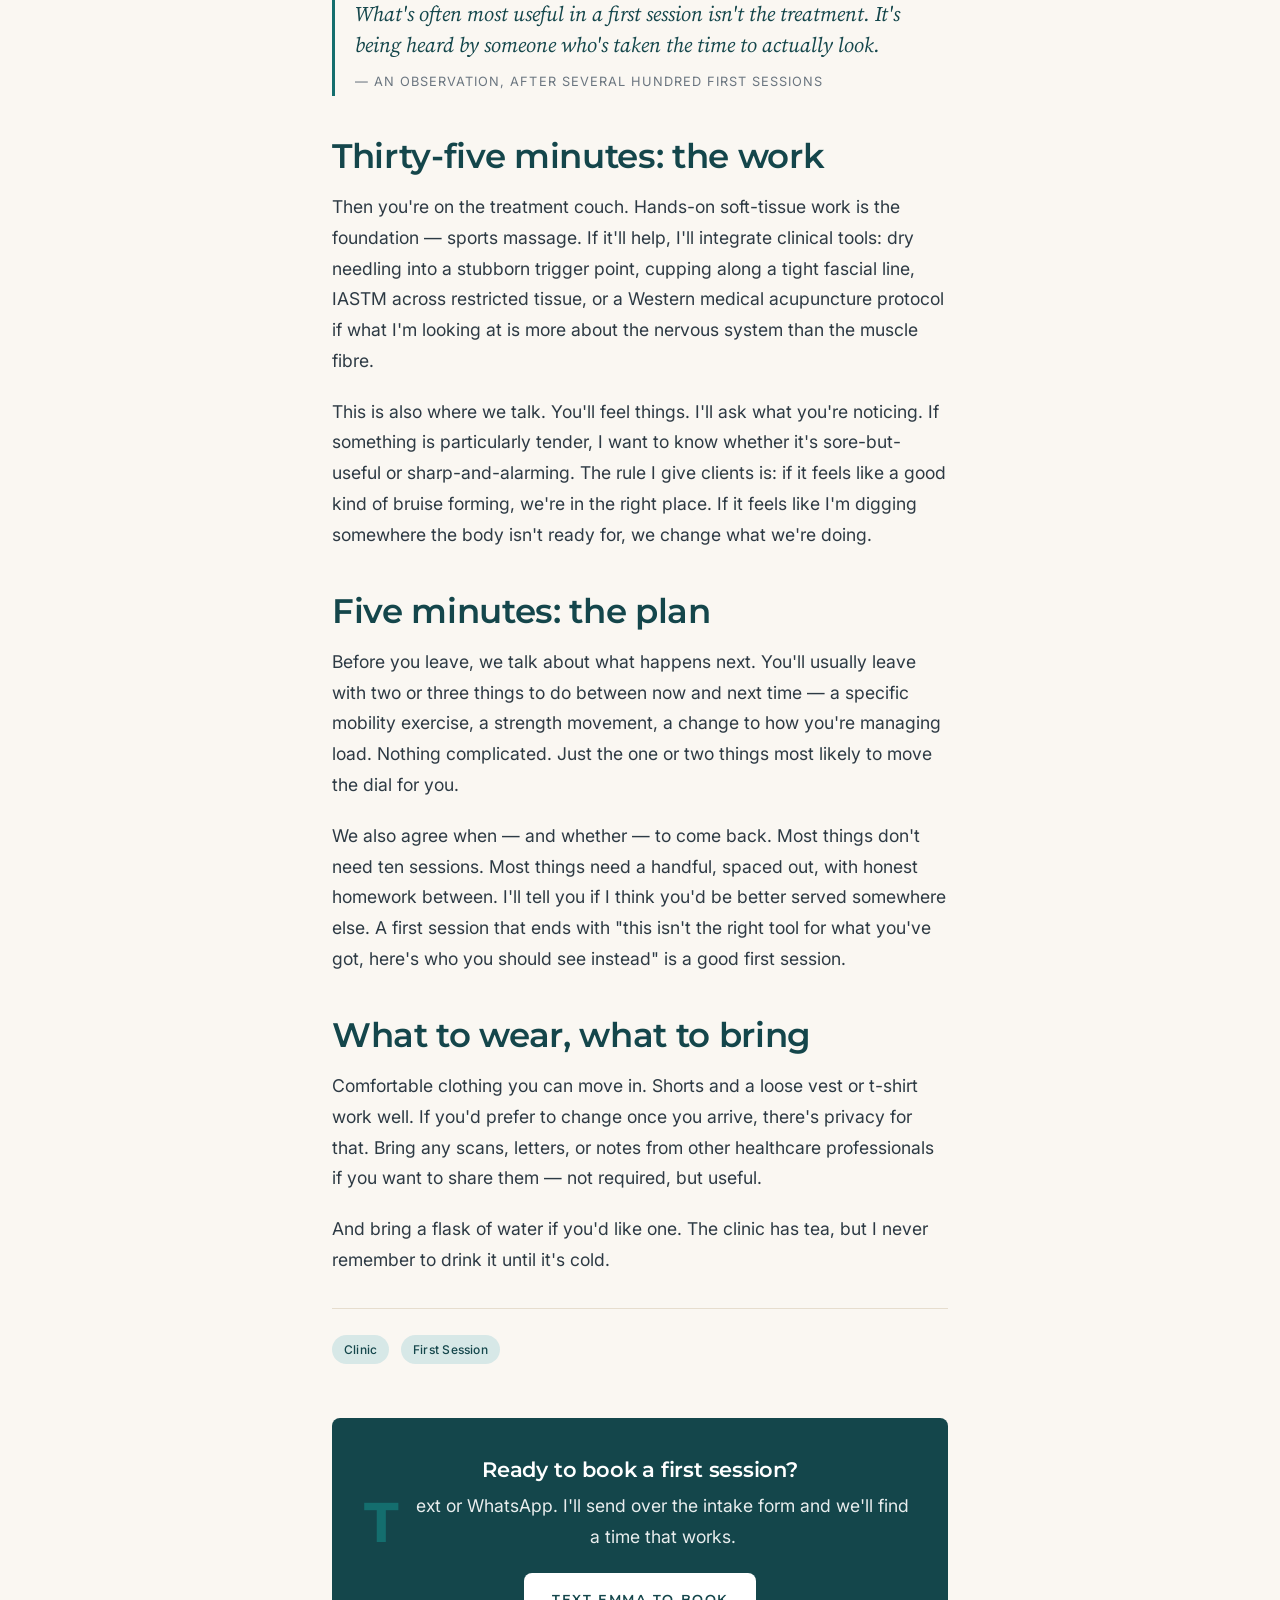
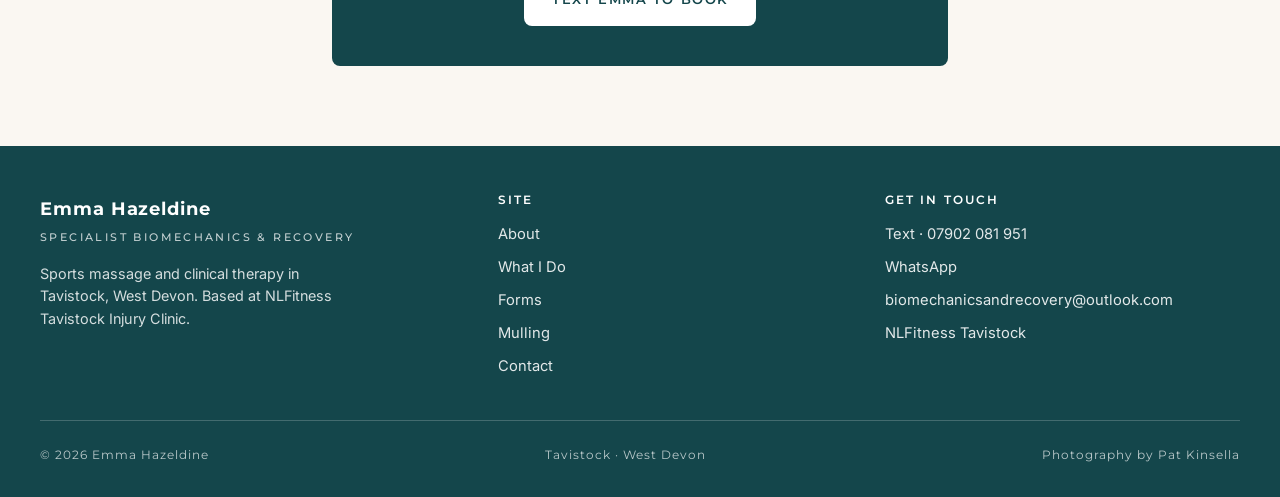
<file: mulling/first-session.html>
<!DOCTYPE html>
<html lang="en-GB">
<head>
  <meta charset="UTF-8">
  <meta name="viewport" content="width=device-width, initial-scale=1">
  <title>Your first sports massage session · Emma Hazeldine</title>
  <meta name="description" content="A walk-through of an initial sports massage appointment from my side of the treatment couch. What to expect, what's unusual, what matters.">
  <link rel="stylesheet" href="../assets/site.css?v=11">
  <link rel="icon" href="/favicon.ico" sizes="any">
  <link rel="icon" type="image/png" sizes="192x192" href="/assets/icon-192.png">
  <link rel="icon" type="image/png" sizes="512x512" href="/assets/icon-512.png">
  <link rel="apple-touch-icon" sizes="180x180" href="/assets/apple-touch-icon.png">
  <link rel="manifest" href="/site.webmanifest">

  <link rel="canonical" href="https://emmahazeldine.co.uk/mulling/first-session">
  <meta name="theme-color" content="#14464B">

  <meta property="og:type" content="article">
  <meta property="og:url" content="https://emmahazeldine.co.uk/mulling/first-session">
  <meta property="og:title" content="What actually happens in a first sports massage session">
  <meta property="og:description" content="A walk-through of an initial sports massage appointment from my side of the treatment couch.">
  <meta property="og:image" content="https://emmahazeldine.co.uk/assets/photo-hands.1e3fe17d.jpg">
  <meta property="og:locale" content="en_GB">
  <meta property="og:site_name" content="Emma Hazeldine">

  <meta name="twitter:card" content="summary_large_image">
  <meta name="twitter:title" content="What actually happens in a first sports massage session">
  <meta name="twitter:description" content="A walk-through of an initial sports massage appointment from my side of the treatment couch.">
  <meta name="twitter:image" content="https://emmahazeldine.co.uk/assets/photo-hands.1e3fe17d.jpg">

  <script type="application/ld+json">
  {
    "@context": "https://schema.org",
    "@type": "BlogPosting",
    "@id": "https://emmahazeldine.co.uk/mulling/first-session#article",
    "headline": "What actually happens in a first session",
    "description": "A walk-through of an initial sports massage appointment from the practitioner's side of the treatment couch. What to expect, what's unusual, what matters.",
    "image": "https://emmahazeldine.co.uk/assets/photo-hands.1e3fe17d.jpg",
    "datePublished": "2026-04-14",
    "dateModified": "2026-04-14",
    "keywords": "first sports massage session, what to expect, clinic assessment, Tavistock",
    "wordCount": 780,
    "articleBody": "A first session is sixty minutes. Ten minutes of conversation about what has brought you in. Ten minutes of assessment. Thirty-five minutes of hands-on work including any integrated clinical tools. Five minutes of planning what happens next.",
    "mainEntityOfPage": { "@type": "WebPage", "@id": "https://emmahazeldine.co.uk/mulling/first-session" },
    "author": {
      "@type": "Person",
      "@id": "https://emmahazeldine.co.uk/about#person",
      "name": "Emma Hazeldine",
      "url": "https://emmahazeldine.co.uk/about"
    },
    "publisher": {
      "@type": "Organization",
      "@id": "https://emmahazeldine.co.uk/#business",
      "name": "Emma Hazeldine",
      "logo": {
        "@type": "ImageObject",
        "url": "https://emmahazeldine.co.uk/assets/logo-primary-wave-transparent.1bc31e5b.png"
      }
    }
  }
  </script>
  <script defer data-domain="emmahazeldine.co.uk" src="https://plausible.io/js/script.js"></script>
</head>
<body>

  <a class="skip-link" href="#main">Skip to content</a>

  <header class="nav">
    <div class="nav__inner">
      <a class="nav__logo" href="/">
        <img src="/assets/logo-primary-wave-transparent.1bc31e5b.png" alt="Emma Hazeldine" width="280" height="153">
        <span class="nav__wm">Emma Hazeldine<span class="tag">Specialist Biomechanics &amp; Recovery</span></span>
      </a>
      <div class="nav__right">
        <nav class="nav__links" id="nav-links">
          <a href="/">Home</a>
          <a href="/about">About</a>
          <a href="/what-i-do">What I Do</a>
          <a href="/forms">Forms</a>
          <a href="/" class="current">Mulling</a>
          <a href="/contact">Contact</a>
        </nav>
        <a class="nav__cta" href="sms:+447902081951">Text to Book</a>
        <button class="nav__toggle" aria-label="Menu" aria-expanded="false" aria-controls="nav-links">
          <span></span><span></span><span></span>
        </button>
      </div>
    </div>
  </header>

  <main id="main" tabindex="-1">

    <section class="article-hero">
      <div class="article-hero__inner">
        <div class="kicker">Mulling · Clinic</div>
        <h1>What actually happens in a first session</h1>
        <div class="meta">Emma Hazeldine · 8 min read · 14 April 2026</div>
      </div>
    </section>

    <article class="article-body">
      <p>The most common thing I hear in the first thirty seconds of a first appointment is some version of "I've never done this before, what should I expect?" So here's the honest answer, laid out from my side of the treatment couch.</p>

      <p>A first session is sixty minutes. Most people picture that as sixty minutes of hands-on work. It isn't. A good first session is closer to forty minutes of treatment and twenty minutes of everything that makes the treatment actually useful. That's a feature, not a bug.</p>

      <h2>Ten minutes: the conversation</h2>

      <p>We sit down. I ask you what's brought you in. I ask what you're trying to get back to — running, cycling, the garden, a half-marathon in October, sleeping through the night without waking up because your hip has gone again. I ask what has and hasn't worked in the past. I ask about your sleep, your training load, your stress. Not because I'm being nosy, but because the body doesn't care about our professional categories. Pain is almost always about several things at once, and knowing which ones matter for you is the actual work of the first ten minutes.</p>

      <p>If you've filled in the new-client form I send in advance, this bit is faster — I've already got the map, I'm just confirming the terrain.</p>

      <h2>Ten minutes: the assessment</h2>

      <p>Then I'll have you move. Walk across the room. Lift your arms. Bend forward. Whatever's relevant to what you're presenting with. This isn't a performance; it's me building a picture of how your body is doing the thing it does all day. A lot of problems resolve to patterns you can't feel from the inside — a hip that isn't extending behind you, a shoulder that's hiking up to compensate for something lower down, a foot that's rolling in further than it ought to. Easier to spot than to feel.</p>

      <blockquote>
        What's often most useful in a first session isn't the treatment. It's being heard by someone who's taken the time to actually look.
        <cite>— An observation, after several hundred first sessions</cite>
      </blockquote>

      <h2>Thirty-five minutes: the work</h2>

      <p>Then you're on the treatment couch. Hands-on soft-tissue work is the foundation — sports massage. If it'll help, I'll integrate clinical tools: dry needling into a stubborn trigger point, cupping along a tight fascial line, IASTM across restricted tissue, or a Western medical acupuncture protocol if what I'm looking at is more about the nervous system than the muscle fibre.</p>

      <p>This is also where we talk. You'll feel things. I'll ask what you're noticing. If something is particularly tender, I want to know whether it's sore-but-useful or sharp-and-alarming. The rule I give clients is: if it feels like a good kind of bruise forming, we're in the right place. If it feels like I'm digging somewhere the body isn't ready for, we change what we're doing.</p>

      <h2>Five minutes: the plan</h2>

      <p>Before you leave, we talk about what happens next. You'll usually leave with two or three things to do between now and next time — a specific mobility exercise, a strength movement, a change to how you're managing load. Nothing complicated. Just the one or two things most likely to move the dial for you.</p>

      <p>We also agree when — and whether — to come back. Most things don't need ten sessions. Most things need a handful, spaced out, with honest homework between. I'll tell you if I think you'd be better served somewhere else. A first session that ends with "this isn't the right tool for what you've got, here's who you should see instead" is a good first session.</p>

      <h2>What to wear, what to bring</h2>

      <p>Comfortable clothing you can move in. Shorts and a loose vest or t-shirt work well. If you'd prefer to change once you arrive, there's privacy for that. Bring any scans, letters, or notes from other healthcare professionals if you want to share them — not required, but useful.</p>

      <p>And bring a flask of water if you'd like one. The clinic has tea, but I never remember to drink it until it's cold.</p>

      <div class="tags">
        <span class="tag">Clinic</span>
        <span class="tag">First Session</span>
      </div>

      <div class="article-cta">
        <h3>Ready to book a first session?</h3>
        <p>Text or WhatsApp. I'll send over the intake form and we'll find a time that works.</p>
        <a class="btn-primary" href="sms:+447902081951">Text Emma to Book</a>
      </div>
    </article>

  </main>

  <footer class="footer">
    <div class="footer__inner">
      <div class="footer__brand">
        <strong>Emma Hazeldine</strong>
        <span class="tag">Specialist Biomechanics &amp; Recovery</span>
        <p>Sports massage and clinical therapy in Tavistock, West Devon. Based at NLFitness Tavistock Injury Clinic.</p>
      </div>
      <div>
        <h2>Site</h2>
        <ul>
          <li><a href="/about">About</a></li>
          <li><a href="/what-i-do">What I Do</a></li>
          <li><a href="/forms">Forms</a></li>
          <li><a href="/">Mulling</a></li>
          <li><a href="/contact">Contact</a></li>
        </ul>
      </div>
      <div>
        <h2>Get in touch</h2>
        <ul>
          <li><a href="sms:+447902081951">Text · 07902 081 951</a></li>
          <li><a href="https://wa.me/447902081951">WhatsApp</a></li>
          <li><a href="mailto:biomechanicsandrecovery@outlook.com">biomechanicsandrecovery<wbr>@outlook.com</a></li>
          <li><a href="https://nlfitness.co.uk" rel="noopener">NLFitness Tavistock</a></li>
        </ul>
      </div>
    </div>
    <div class="footer__bottom">
      <span>© 2026 Emma Hazeldine</span>
      <span>Tavistock · West Devon</span>
      <span>Photography by Pat Kinsella</span>
    </div>
  </footer>

<script src="../assets/site.js?v=3" defer></script>
</body>
</html>
</file>
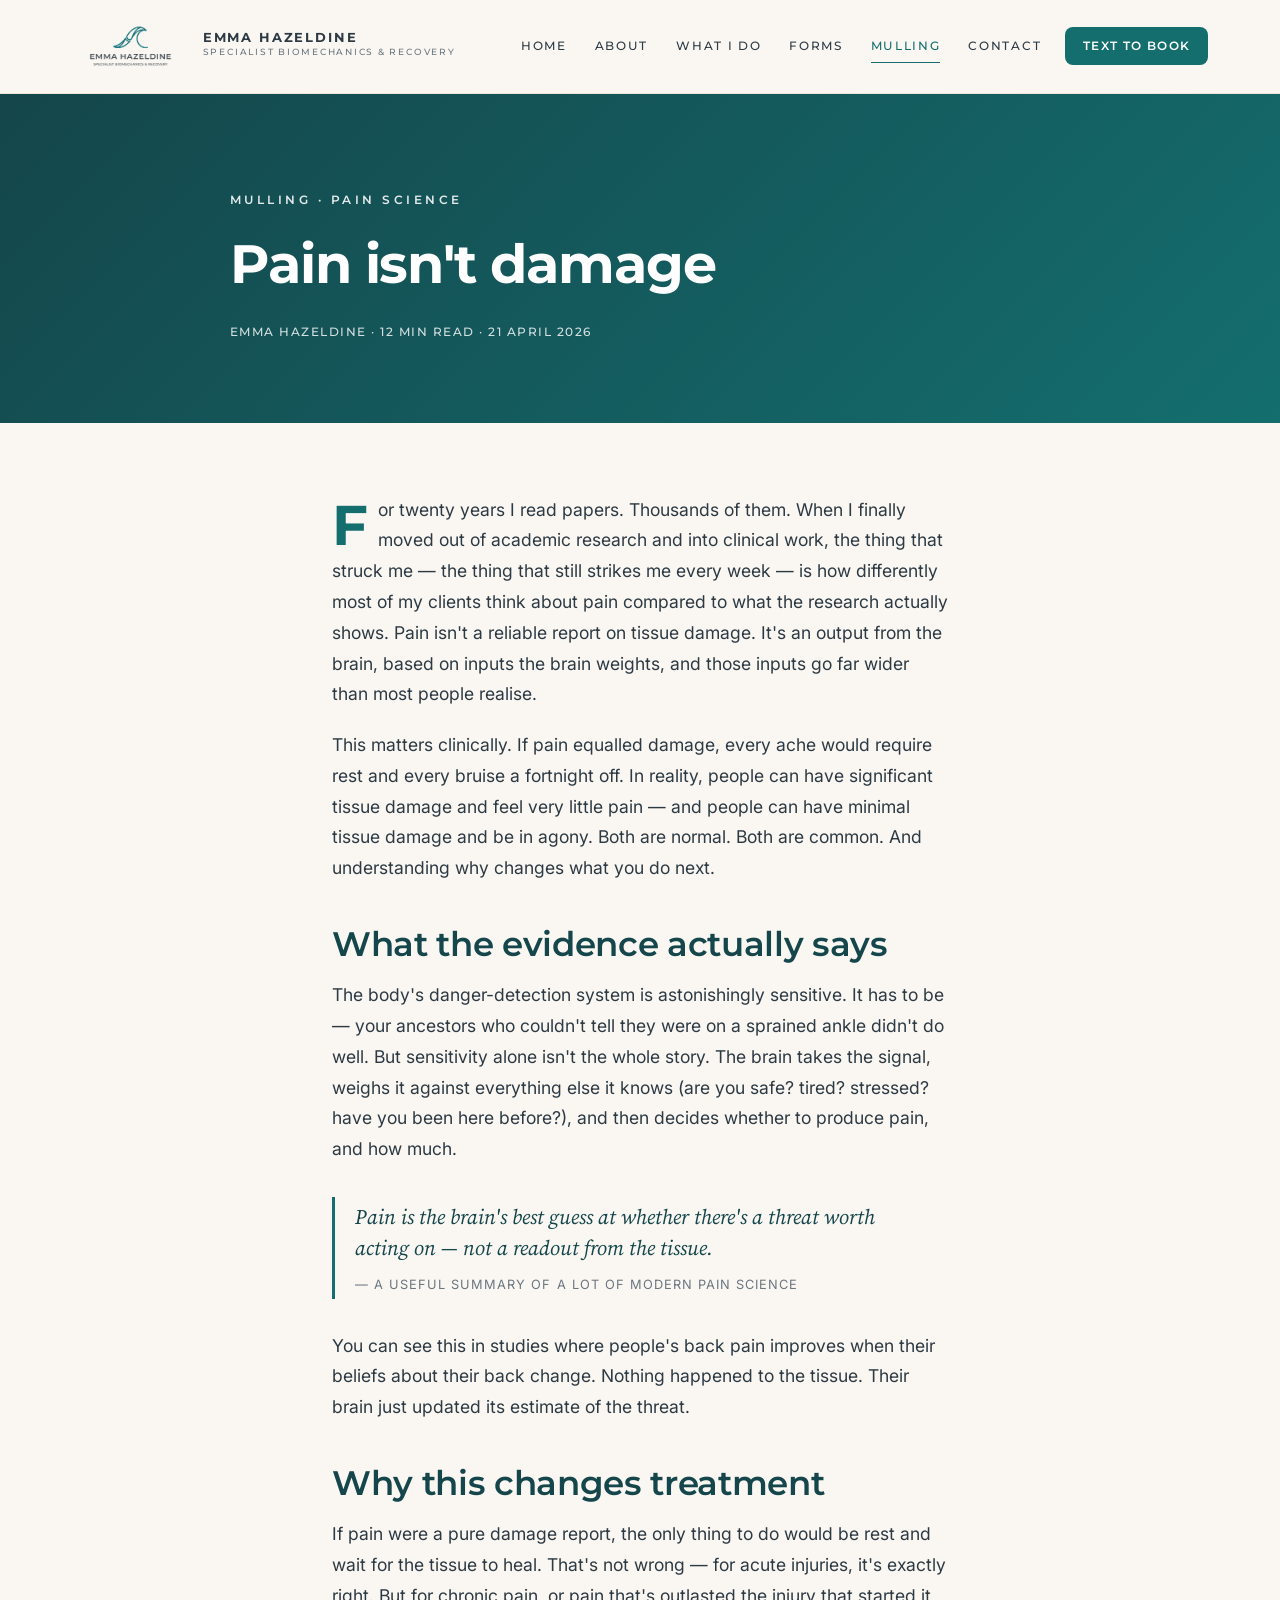
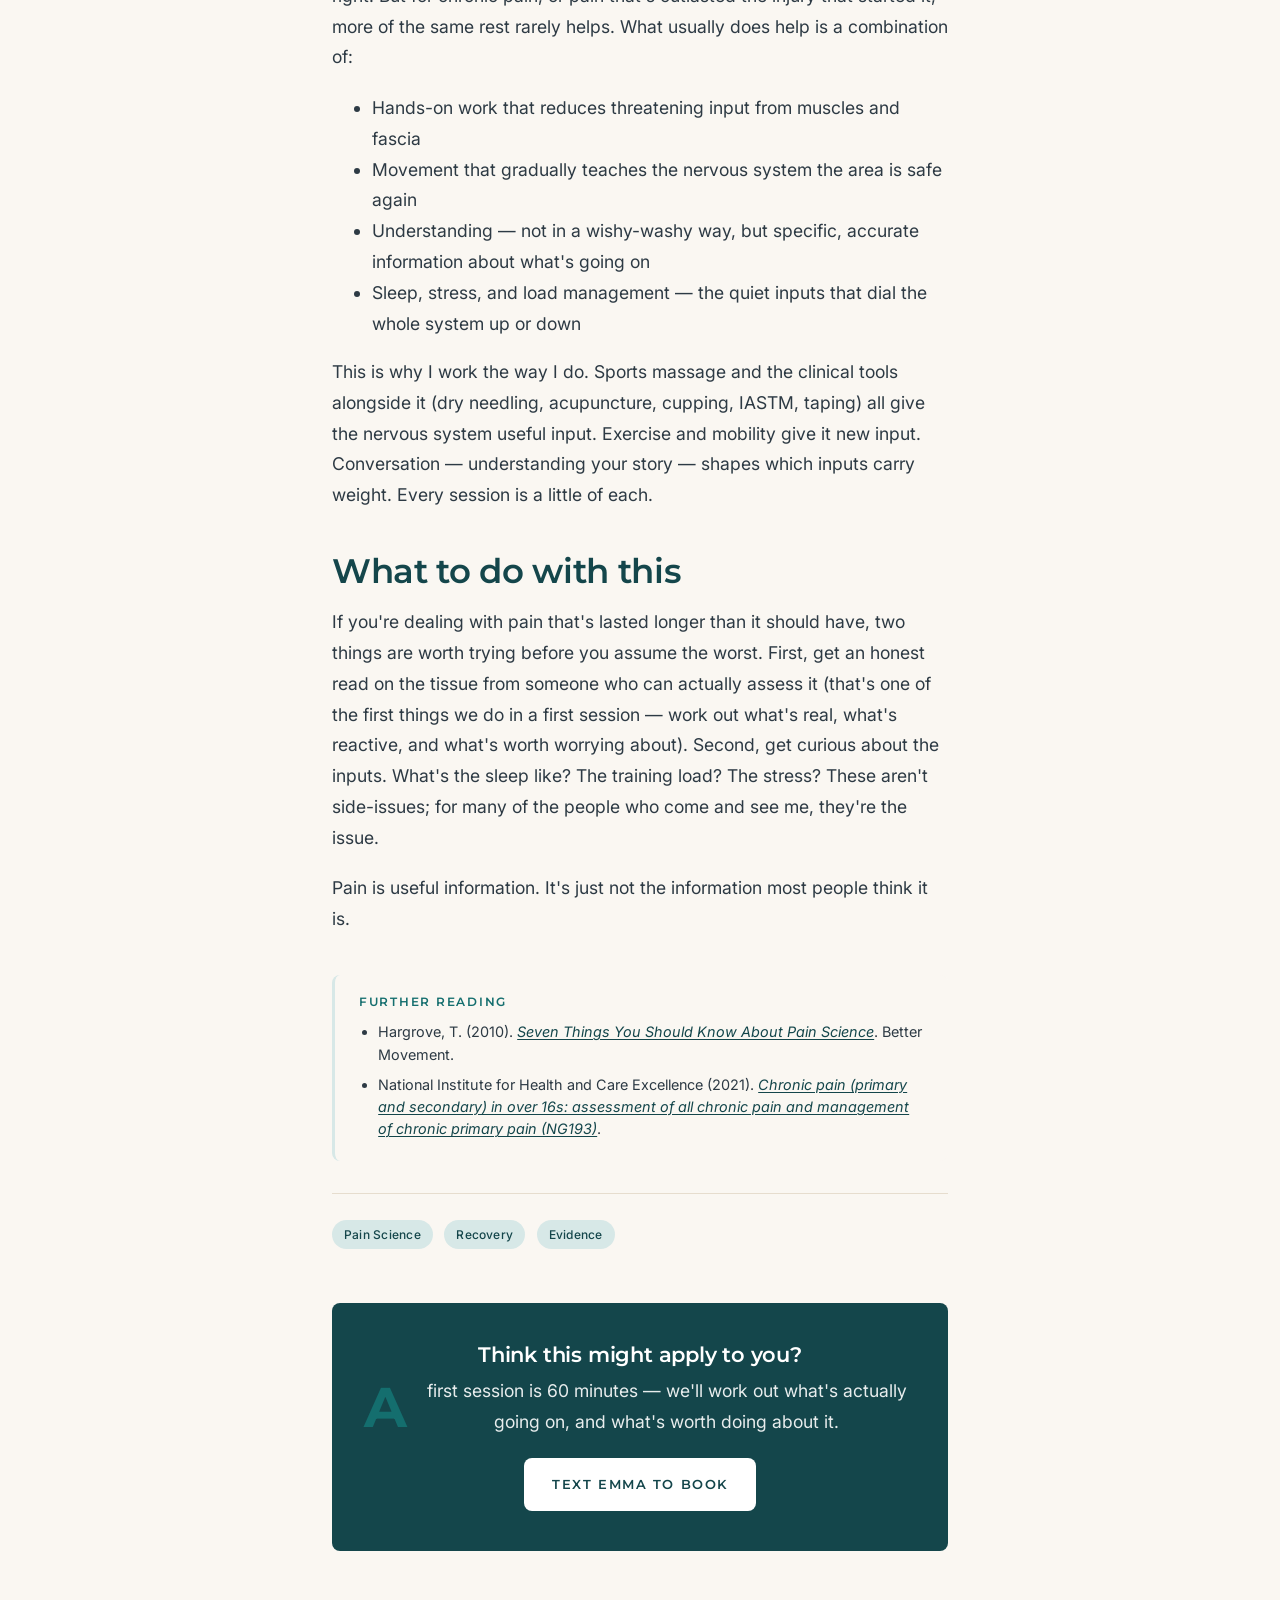
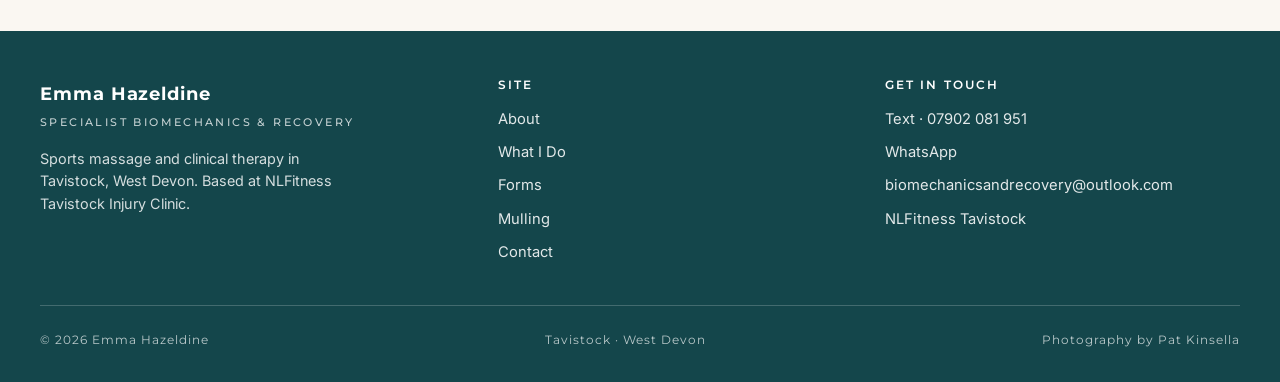
<file: mulling/pain-isnt-damage.html>
<!DOCTYPE html>
<html lang="en-GB">
<head>
  <meta charset="UTF-8">
  <meta name="viewport" content="width=device-width, initial-scale=1">
  <title>Pain isn't damage · Mulling · Emma Hazeldine</title>
  <meta name="description" content="Twenty years of pain research says pain is not a reliable report on tissue damage. That changes treatment.">
  <link rel="stylesheet" href="../assets/site.css?v=11">
  <link rel="icon" href="/favicon.ico" sizes="any">
  <link rel="icon" type="image/png" sizes="192x192" href="/assets/icon-192.png">
  <link rel="icon" type="image/png" sizes="512x512" href="/assets/icon-512.png">
  <link rel="apple-touch-icon" sizes="180x180" href="/assets/apple-touch-icon.png">
  <link rel="manifest" href="/site.webmanifest">

  <link rel="canonical" href="https://emmahazeldine.co.uk/mulling/pain-isnt-damage">
  <meta name="theme-color" content="#14464B">

  <meta property="og:type" content="article">
  <meta property="og:url" content="https://emmahazeldine.co.uk/mulling/pain-isnt-damage">
  <meta property="og:title" content="Pain isn't damage - Mulling - Emma Hazeldine">
  <meta property="og:description" content="Twenty years of pain research says pain is not a reliable report on tissue damage. That changes treatment.">
  <meta property="og:image" content="https://emmahazeldine.co.uk/assets/photo-runner.26811f45.jpg">
  <meta property="og:locale" content="en_GB">
  <meta property="og:site_name" content="Emma Hazeldine">

  <meta name="twitter:card" content="summary_large_image">
  <meta name="twitter:title" content="Pain isn't damage - Mulling - Emma Hazeldine">
  <meta name="twitter:description" content="Twenty years of pain research says pain is not a reliable report on tissue damage. That changes treatment.">
  <meta name="twitter:image" content="https://emmahazeldine.co.uk/assets/photo-runner.26811f45.jpg">

  <script type="application/ld+json">
  {
    "@context": "https://schema.org",
    "@type": "BlogPosting",
    "@id": "https://emmahazeldine.co.uk/mulling/pain-isnt-damage#article",
    "headline": "Pain isn't damage",
    "description": "Twenty years of pain research says pain is not a reliable report on tissue damage. That changes treatment.",
    "image": "https://emmahazeldine.co.uk/assets/photo-runner.26811f45.jpg",
    "datePublished": "2026-04-21",
    "dateModified": "2026-04-21",
    "keywords": "pain science, chronic pain, pain is not damage, central sensitisation, sports massage, Tavistock",
    "wordCount": 650,
    "articleBody": "For twenty years I read papers. Thousands of them. Pain isn't a reliable report on tissue damage. It's an output from the brain, based on inputs the brain weights, and those inputs go far wider than most people realise.",
    "mainEntityOfPage": { "@type": "WebPage", "@id": "https://emmahazeldine.co.uk/mulling/pain-isnt-damage" },
    "author": {
      "@type": "Person",
      "@id": "https://emmahazeldine.co.uk/about#person",
      "name": "Emma Hazeldine",
      "url": "https://emmahazeldine.co.uk/about"
    },
    "publisher": {
      "@type": "Organization",
      "@id": "https://emmahazeldine.co.uk/#business",
      "name": "Emma Hazeldine",
      "logo": {
        "@type": "ImageObject",
        "url": "https://emmahazeldine.co.uk/assets/logo-primary-wave-transparent.1bc31e5b.png"
      }
    }
  }
  </script>
  <script defer data-domain="emmahazeldine.co.uk" src="https://plausible.io/js/script.js"></script>
</head>
<body>

  <a class="skip-link" href="#main">Skip to content</a>

  <header class="nav">
    <div class="nav__inner">
      <a class="nav__logo" href="/">
        <img src="/assets/logo-primary-wave-transparent.1bc31e5b.png" alt="Emma Hazeldine" width="280" height="153">
        <span class="nav__wm">Emma Hazeldine<span class="tag">Specialist Biomechanics &amp; Recovery</span></span>
      </a>
      <div class="nav__right">
        <nav class="nav__links" id="nav-links">
        <a href="/">Home</a>
        <a href="/about">About</a>
        <a href="/what-i-do">What I Do</a>
          <a href="/forms">Forms</a>
        <a href="/" class="current">Mulling</a>
        <a href="/contact">Contact</a>
        </nav>
        <a class="nav__cta" href="sms:+447902081951">Text to Book</a>
        <button class="nav__toggle" aria-label="Menu" aria-expanded="false" aria-controls="nav-links">
          <span></span><span></span><span></span>
        </button>
      </div>
    </div>
  </header>

  <main id="main" tabindex="-1">

    <section class="article-hero">
      <div class="article-hero__inner">
        <div class="kicker">Mulling · Pain Science</div>
        <h1>Pain isn't damage</h1>
        <div class="meta">Emma Hazeldine · 12 min read · 21 April 2026</div>
      </div>
    </section>

    <article class="article-body">
      <p>For twenty years I read papers. Thousands of them. When I finally moved out of academic research and into clinical work, the thing that struck me — the thing that still strikes me every week — is how differently most of my clients think about pain compared to what the research actually shows. Pain isn't a reliable report on tissue damage. It's an output from the brain, based on inputs the brain weights, and those inputs go far wider than most people realise.</p>

      <p>This matters clinically. If pain equalled damage, every ache would require rest and every bruise a fortnight off. In reality, people can have significant tissue damage and feel very little pain — and people can have minimal tissue damage and be in agony. Both are normal. Both are common. And understanding why changes what you do next.</p>

      <h2>What the evidence actually says</h2>

      <p>The body's danger-detection system is astonishingly sensitive. It has to be — your ancestors who couldn't tell they were on a sprained ankle didn't do well. But sensitivity alone isn't the whole story. The brain takes the signal, weighs it against everything else it knows (are you safe? tired? stressed? have you been here before?), and then decides whether to produce pain, and how much.</p>

      <blockquote>
        Pain is the brain's best guess at whether there's a threat worth acting on — not a readout from the tissue.
        <cite>— A useful summary of a lot of modern pain science</cite>
      </blockquote>

      <p>You can see this in studies where people's back pain improves when their beliefs about their back change. Nothing happened to the tissue. Their brain just updated its estimate of the threat.</p>

      <h2>Why this changes treatment</h2>

      <p>If pain were a pure damage report, the only thing to do would be rest and wait for the tissue to heal. That's not wrong — for acute injuries, it's exactly right. But for chronic pain, or pain that's outlasted the injury that started it, more of the same rest rarely helps. What usually does help is a combination of:</p>

      <ul>
        <li>Hands-on work that reduces threatening input from muscles and fascia</li>
        <li>Movement that gradually teaches the nervous system the area is safe again</li>
        <li>Understanding — not in a wishy-washy way, but specific, accurate information about what's going on</li>
        <li>Sleep, stress, and load management — the quiet inputs that dial the whole system up or down</li>
      </ul>

      <p>This is why I work the way I do. Sports massage and the clinical tools alongside it (dry needling, acupuncture, cupping, IASTM, taping) all give the nervous system useful input. Exercise and mobility give it new input. Conversation — understanding your story — shapes which inputs carry weight. Every session is a little of each.</p>

      <h2>What to do with this</h2>

      <p>If you're dealing with pain that's lasted longer than it should have, two things are worth trying before you assume the worst. First, get an honest read on the tissue from someone who can actually assess it (that's one of the first things we do in a first session — work out what's real, what's reactive, and what's worth worrying about). Second, get curious about the inputs. What's the sleep like? The training load? The stress? These aren't side-issues; for many of the people who come and see me, they're the issue.</p>

      <p>Pain is useful information. It's just not the information most people think it is.</p>

      <div class="references">
        <h4>Further reading</h4>
        <ul>
          <li>Hargrove, T. (2010). <em><a href="https://www.bettermovement.org/blog/2010/seven-things-you-should-know-about-pain-science" target="_blank" rel="noopener">Seven Things You Should Know About Pain Science</a></em>. Better Movement.</li>
          <li>National Institute for Health and Care Excellence (2021). <em><a href="https://www.nice.org.uk/guidance/ng193" target="_blank" rel="noopener">Chronic pain (primary and secondary) in over 16s: assessment of all chronic pain and management of chronic primary pain (NG193)</a></em>.</li>
        </ul>
      </div>

      <div class="tags">
        <span class="tag">Pain Science</span>
        <span class="tag">Recovery</span>
        <span class="tag">Evidence</span>
      </div>

      <div class="article-cta">
        <h3>Think this might apply to you?</h3>
        <p>A first session is 60 minutes — we'll work out what's actually going on, and what's worth doing about it.</p>
        <a class="btn-primary" href="sms:+447902081951">Text Emma to Book</a>
      </div>
    </article>

  </main>

  <footer class="footer">
    <div class="footer__inner">
      <div class="footer__brand">
        <strong>Emma Hazeldine</strong>
        <span class="tag">Specialist Biomechanics &amp; Recovery</span>
        <p>Sports massage and clinical therapy in Tavistock, West Devon. Based at NLFitness Tavistock Injury Clinic.</p>
      </div>
      <div>
        <h2>Site</h2>
        <ul>
          <li><a href="/about">About</a></li>
          <li><a href="/what-i-do">What I Do</a></li>
          <li><a href="/forms">Forms</a></li>
          <li><a href="/">Mulling</a></li>
          <li><a href="/contact">Contact</a></li>
        </ul>
      </div>
      <div>
        <h2>Get in touch</h2>
        <ul>
          <li><a href="sms:+447902081951">Text · 07902 081 951</a></li>
          <li><a href="https://wa.me/447902081951">WhatsApp</a></li>
          <li><a href="mailto:biomechanicsandrecovery@outlook.com">biomechanicsandrecovery<wbr>@outlook.com</a></li>
          <li><a href="https://nlfitness.co.uk" rel="noopener">NLFitness Tavistock</a></li>
        </ul>
      </div>
    </div>
    <div class="footer__bottom">
      <span>© 2026 Emma Hazeldine</span>
      <span>Tavistock · West Devon</span>
      <span>Photography by Pat Kinsella</span>
    </div>
  </footer>

<script src="../assets/site.js?v=3" defer></script>
</body>
</html>
</file>
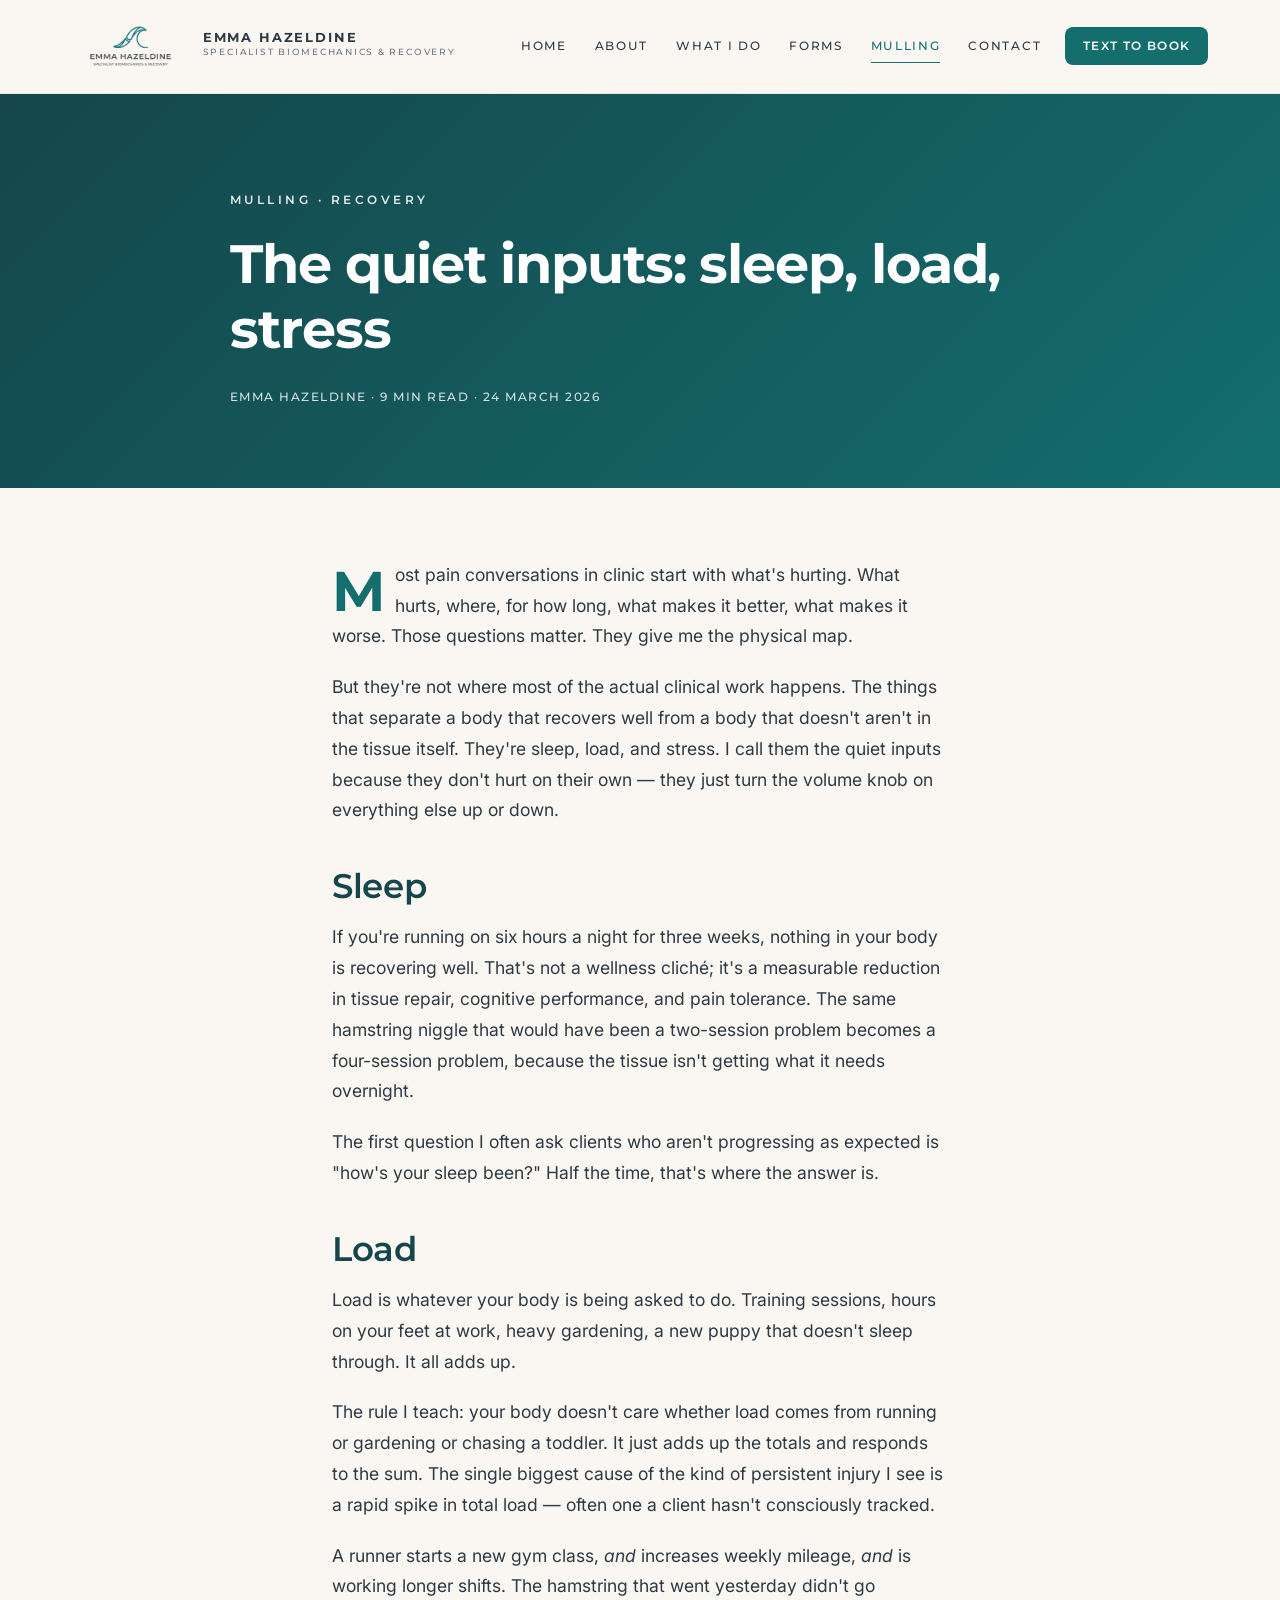
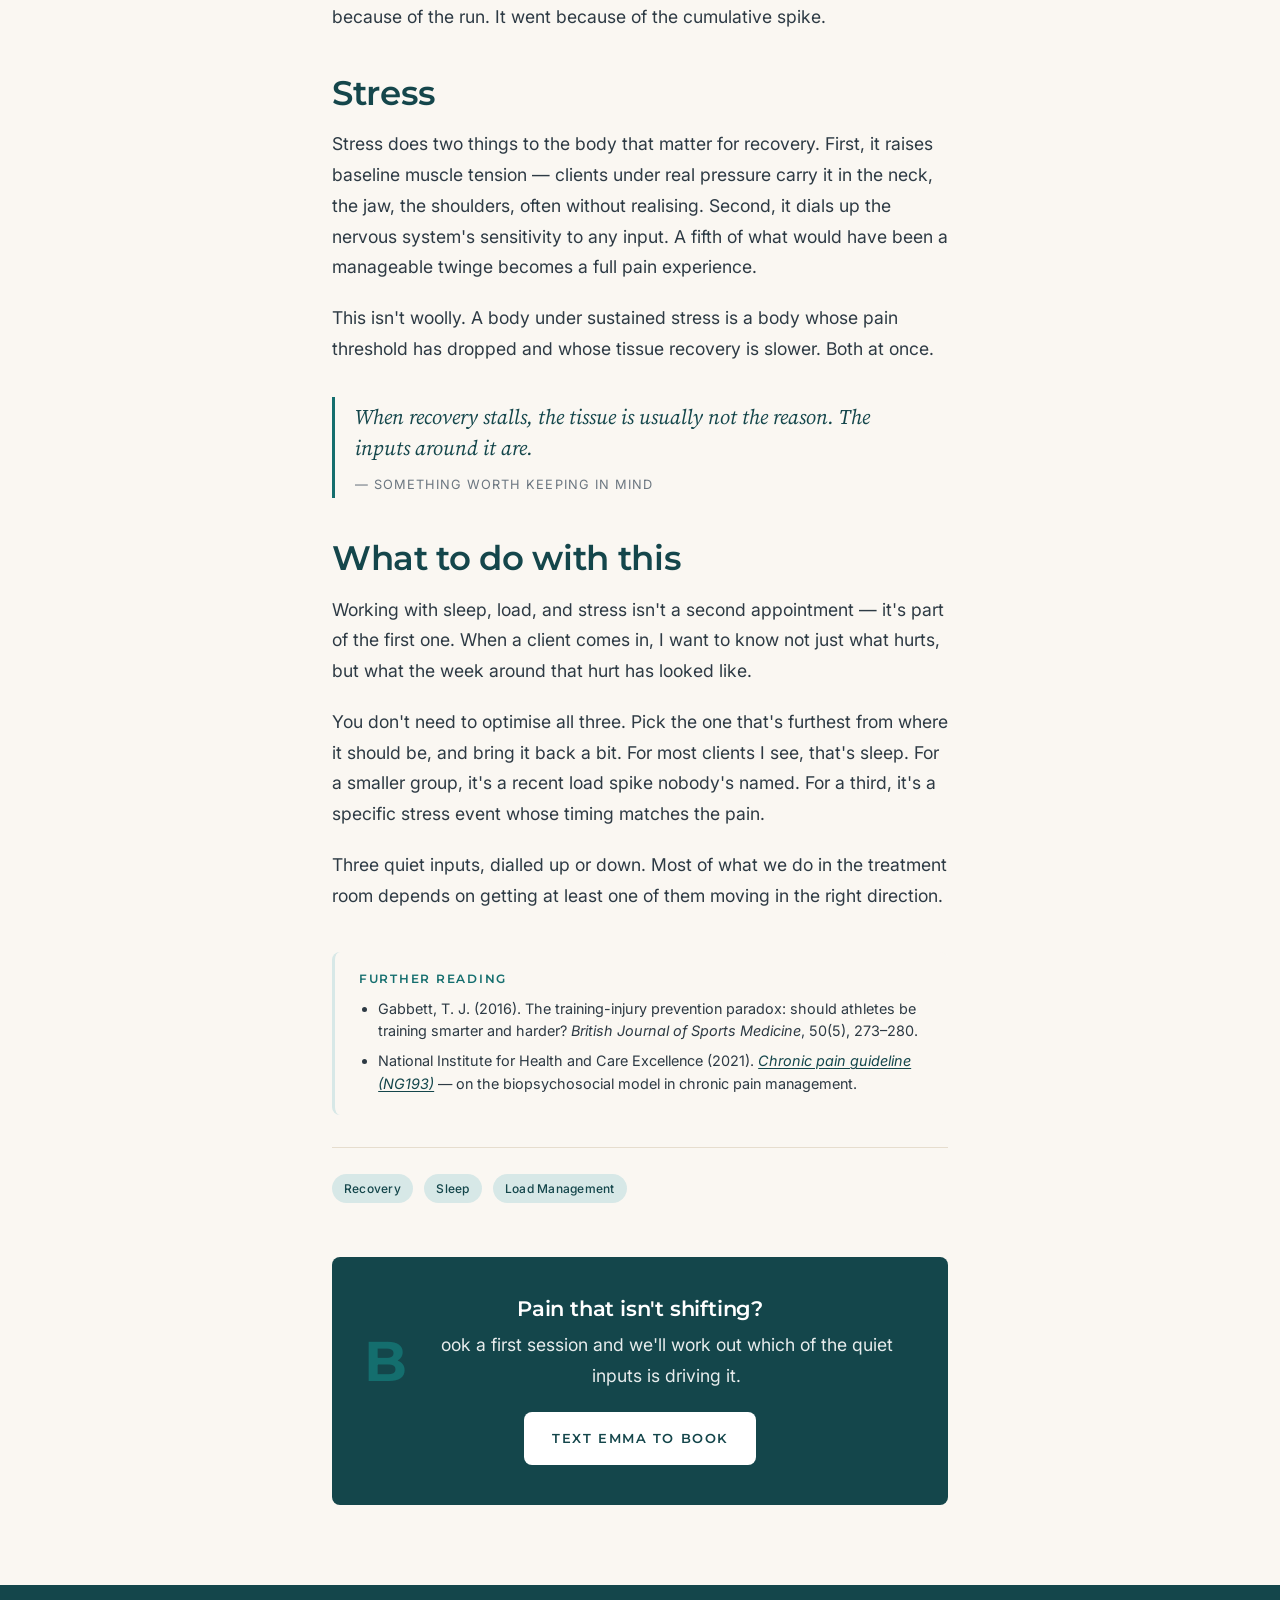
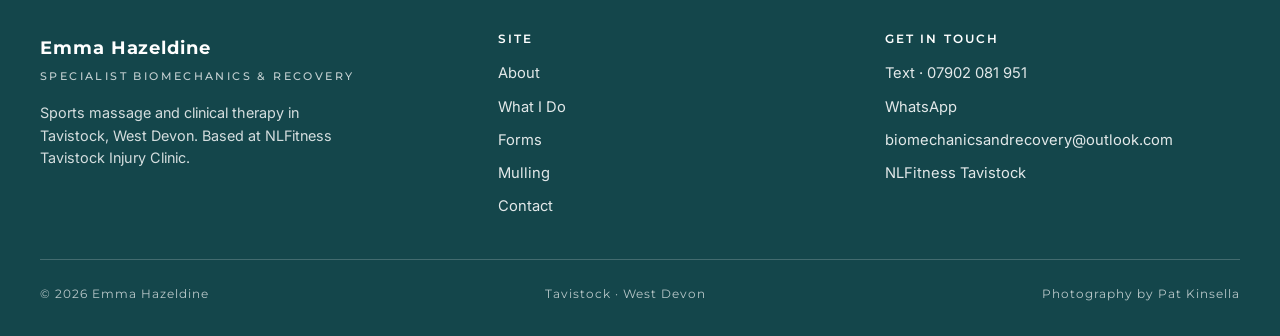
<file: mulling/quiet-inputs-sleep-load-stress.html>
<!DOCTYPE html>
<html lang="en-GB">
<head>
  <meta charset="UTF-8">
  <meta name="viewport" content="width=device-width, initial-scale=1">
  <title>The quiet inputs: sleep, load, stress · Emma Hazeldine</title>
  <meta name="description" content="When recovery stalls, the tissue is usually not the reason. Sleep, load and stress are where most of the actual clinical work happens.">
  <link rel="stylesheet" href="../assets/site.css?v=11">
  <link rel="icon" href="/favicon.ico" sizes="any">
  <link rel="icon" type="image/png" sizes="192x192" href="/assets/icon-192.png">
  <link rel="icon" type="image/png" sizes="512x512" href="/assets/icon-512.png">
  <link rel="apple-touch-icon" sizes="180x180" href="/assets/apple-touch-icon.png">
  <link rel="manifest" href="/site.webmanifest">

  <link rel="canonical" href="https://emmahazeldine.co.uk/mulling/quiet-inputs-sleep-load-stress">
  <meta name="theme-color" content="#14464B">

  <meta property="og:type" content="article">
  <meta property="og:url" content="https://emmahazeldine.co.uk/mulling/quiet-inputs-sleep-load-stress">
  <meta property="og:title" content="The quiet inputs: sleep, load, stress">
  <meta property="og:description" content="When recovery stalls, the tissue is usually not the reason. Three inputs that turn the volume up and down on everything else.">
  <meta property="og:image" content="https://emmahazeldine.co.uk/assets/photo-tor-hiker.9cf3163b.jpg">
  <meta property="og:locale" content="en_GB">
  <meta property="og:site_name" content="Emma Hazeldine">

  <meta name="twitter:card" content="summary_large_image">
  <meta name="twitter:title" content="The quiet inputs: sleep, load, stress">
  <meta name="twitter:description" content="When recovery stalls, the tissue is usually not the reason.">
  <meta name="twitter:image" content="https://emmahazeldine.co.uk/assets/photo-tor-hiker.9cf3163b.jpg">
  <script defer data-domain="emmahazeldine.co.uk" src="https://plausible.io/js/script.js"></script>

  <script type="application/ld+json">
  {
    "@context": "https://schema.org",
    "@type": "BlogPosting",
    "@id": "https://emmahazeldine.co.uk/mulling/quiet-inputs-sleep-load-stress#article",
    "headline": "The quiet inputs: sleep, load, stress",
    "description": "When recovery stalls, the tissue is usually not the reason. Three inputs that turn the volume up and down on everything else.",
    "image": "https://emmahazeldine.co.uk/assets/photo-tor-hiker.9cf3163b.jpg",
    "datePublished": "2026-03-24",
    "dateModified": "2026-03-24",
    "keywords": "sleep and recovery, training load, stress and pain, chronic pain, Tavistock",
    "wordCount": 720,
    "articleBody": "Most pain conversations start with what hurts. But most clinical work happens in the inputs around the tissue: sleep, load, and stress. They don't hurt on their own — they turn the volume on everything else up or down.",
    "mainEntityOfPage": { "@type": "WebPage", "@id": "https://emmahazeldine.co.uk/mulling/quiet-inputs-sleep-load-stress" },
    "author": {
      "@type": "Person",
      "@id": "https://emmahazeldine.co.uk/about#person",
      "name": "Emma Hazeldine",
      "url": "https://emmahazeldine.co.uk/about"
    },
    "publisher": {
      "@type": "Organization",
      "@id": "https://emmahazeldine.co.uk/#business",
      "name": "Emma Hazeldine",
      "logo": { "@type": "ImageObject", "url": "https://emmahazeldine.co.uk/assets/logo-primary-wave-transparent.1bc31e5b.png" }
    }
  }
  </script>
</head>
<body>

  <a class="skip-link" href="#main">Skip to content</a>

  <header class="nav">
    <div class="nav__inner">
      <a class="nav__logo" href="/">
        <img src="/assets/logo-primary-wave-transparent.1bc31e5b.png" alt="Emma Hazeldine" width="280" height="153">
        <span class="nav__wm">Emma Hazeldine<span class="tag">Specialist Biomechanics &amp; Recovery</span></span>
      </a>
      <div class="nav__right">
        <nav class="nav__links" id="nav-links">
          <a href="/">Home</a>
          <a href="/about">About</a>
          <a href="/what-i-do">What I Do</a>
          <a href="/forms">Forms</a>
          <a href="/" class="current">Mulling</a>
          <a href="/contact">Contact</a>
        </nav>
        <a class="nav__cta" href="sms:+447902081951">Text to Book</a>
        <button class="nav__toggle" aria-label="Menu" aria-expanded="false" aria-controls="nav-links">
          <span></span><span></span><span></span>
        </button>
      </div>
    </div>
  </header>

  <main id="main" tabindex="-1">

    <section class="article-hero">
      <div class="article-hero__inner">
        <div class="kicker">Mulling · Recovery</div>
        <h1>The quiet inputs: sleep, load, stress</h1>
        <div class="meta">Emma Hazeldine · 9 min read · 24 March 2026</div>
      </div>
    </section>

    <article class="article-body">
      <p>Most pain conversations in clinic start with what's hurting. What hurts, where, for how long, what makes it better, what makes it worse. Those questions matter. They give me the physical map.</p>

      <p>But they're not where most of the actual clinical work happens. The things that separate a body that recovers well from a body that doesn't aren't in the tissue itself. They're sleep, load, and stress. I call them the quiet inputs because they don't hurt on their own — they just turn the volume knob on everything else up or down.</p>

      <h2>Sleep</h2>

      <p>If you're running on six hours a night for three weeks, nothing in your body is recovering well. That's not a wellness cliché; it's a measurable reduction in tissue repair, cognitive performance, and pain tolerance. The same hamstring niggle that would have been a two-session problem becomes a four-session problem, because the tissue isn't getting what it needs overnight.</p>

      <p>The first question I often ask clients who aren't progressing as expected is "how's your sleep been?" Half the time, that's where the answer is.</p>

      <h2>Load</h2>

      <p>Load is whatever your body is being asked to do. Training sessions, hours on your feet at work, heavy gardening, a new puppy that doesn't sleep through. It all adds up.</p>

      <p>The rule I teach: your body doesn't care whether load comes from running or gardening or chasing a toddler. It just adds up the totals and responds to the sum. The single biggest cause of the kind of persistent injury I see is a rapid spike in total load — often one a client hasn't consciously tracked.</p>

      <p>A runner starts a new gym class, <em>and</em> increases weekly mileage, <em>and</em> is working longer shifts. The hamstring that went yesterday didn't go because of the run. It went because of the cumulative spike.</p>

      <h2>Stress</h2>

      <p>Stress does two things to the body that matter for recovery. First, it raises baseline muscle tension — clients under real pressure carry it in the neck, the jaw, the shoulders, often without realising. Second, it dials up the nervous system's sensitivity to any input. A fifth of what would have been a manageable twinge becomes a full pain experience.</p>

      <p>This isn't woolly. A body under sustained stress is a body whose pain threshold has dropped and whose tissue recovery is slower. Both at once.</p>

      <blockquote>
        When recovery stalls, the tissue is usually not the reason. The inputs around it are.
        <cite>— Something worth keeping in mind</cite>
      </blockquote>

      <h2>What to do with this</h2>

      <p>Working with sleep, load, and stress isn't a second appointment — it's part of the first one. When a client comes in, I want to know not just what hurts, but what the week around that hurt has looked like.</p>

      <p>You don't need to optimise all three. Pick the one that's furthest from where it should be, and bring it back a bit. For most clients I see, that's sleep. For a smaller group, it's a recent load spike nobody's named. For a third, it's a specific stress event whose timing matches the pain.</p>

      <p>Three quiet inputs, dialled up or down. Most of what we do in the treatment room depends on getting at least one of them moving in the right direction.</p>

      <div class="references">
        <h4>Further reading</h4>
        <ul>
          <li>Gabbett, T. J. (2016). The training-injury prevention paradox: should athletes be training smarter and harder? <em>British Journal of Sports Medicine</em>, 50(5), 273–280.</li>
          <li>National Institute for Health and Care Excellence (2021). <em><a href="https://www.nice.org.uk/guidance/ng193" target="_blank" rel="noopener">Chronic pain guideline (NG193)</a></em> — on the biopsychosocial model in chronic pain management.</li>
        </ul>
      </div>

      <div class="tags">
        <span class="tag">Recovery</span>
        <span class="tag">Sleep</span>
        <span class="tag">Load Management</span>
      </div>

      <div class="article-cta">
        <h3>Pain that isn't shifting?</h3>
        <p>Book a first session and we'll work out which of the quiet inputs is driving it.</p>
        <a class="btn-primary" href="sms:+447902081951">Text Emma to Book</a>
      </div>
    </article>

  </main>

  <footer class="footer">
    <div class="footer__inner">
      <div class="footer__brand">
        <strong>Emma Hazeldine</strong>
        <span class="tag">Specialist Biomechanics &amp; Recovery</span>
        <p>Sports massage and clinical therapy in Tavistock, West Devon. Based at NLFitness Tavistock Injury Clinic.</p>
      </div>
      <div>
        <h2>Site</h2>
        <ul>
          <li><a href="/about">About</a></li>
          <li><a href="/what-i-do">What I Do</a></li>
          <li><a href="/forms">Forms</a></li>
          <li><a href="/">Mulling</a></li>
          <li><a href="/contact">Contact</a></li>
        </ul>
      </div>
      <div>
        <h2>Get in touch</h2>
        <ul>
          <li><a href="sms:+447902081951">Text · 07902 081 951</a></li>
          <li><a href="https://wa.me/447902081951">WhatsApp</a></li>
          <li><a href="mailto:biomechanicsandrecovery@outlook.com">biomechanicsandrecovery<wbr>@outlook.com</a></li>
          <li><a href="https://nlfitness.co.uk" rel="noopener">NLFitness Tavistock</a></li>
        </ul>
      </div>
    </div>
    <div class="footer__bottom">
      <span>© 2026 Emma Hazeldine</span>
      <span>Tavistock · West Devon</span>
      <span>Photography by Pat Kinsella</span>
    </div>
  </footer>

<script src="../assets/site.js?v=3" defer></script>
</body>
</html>
</file>
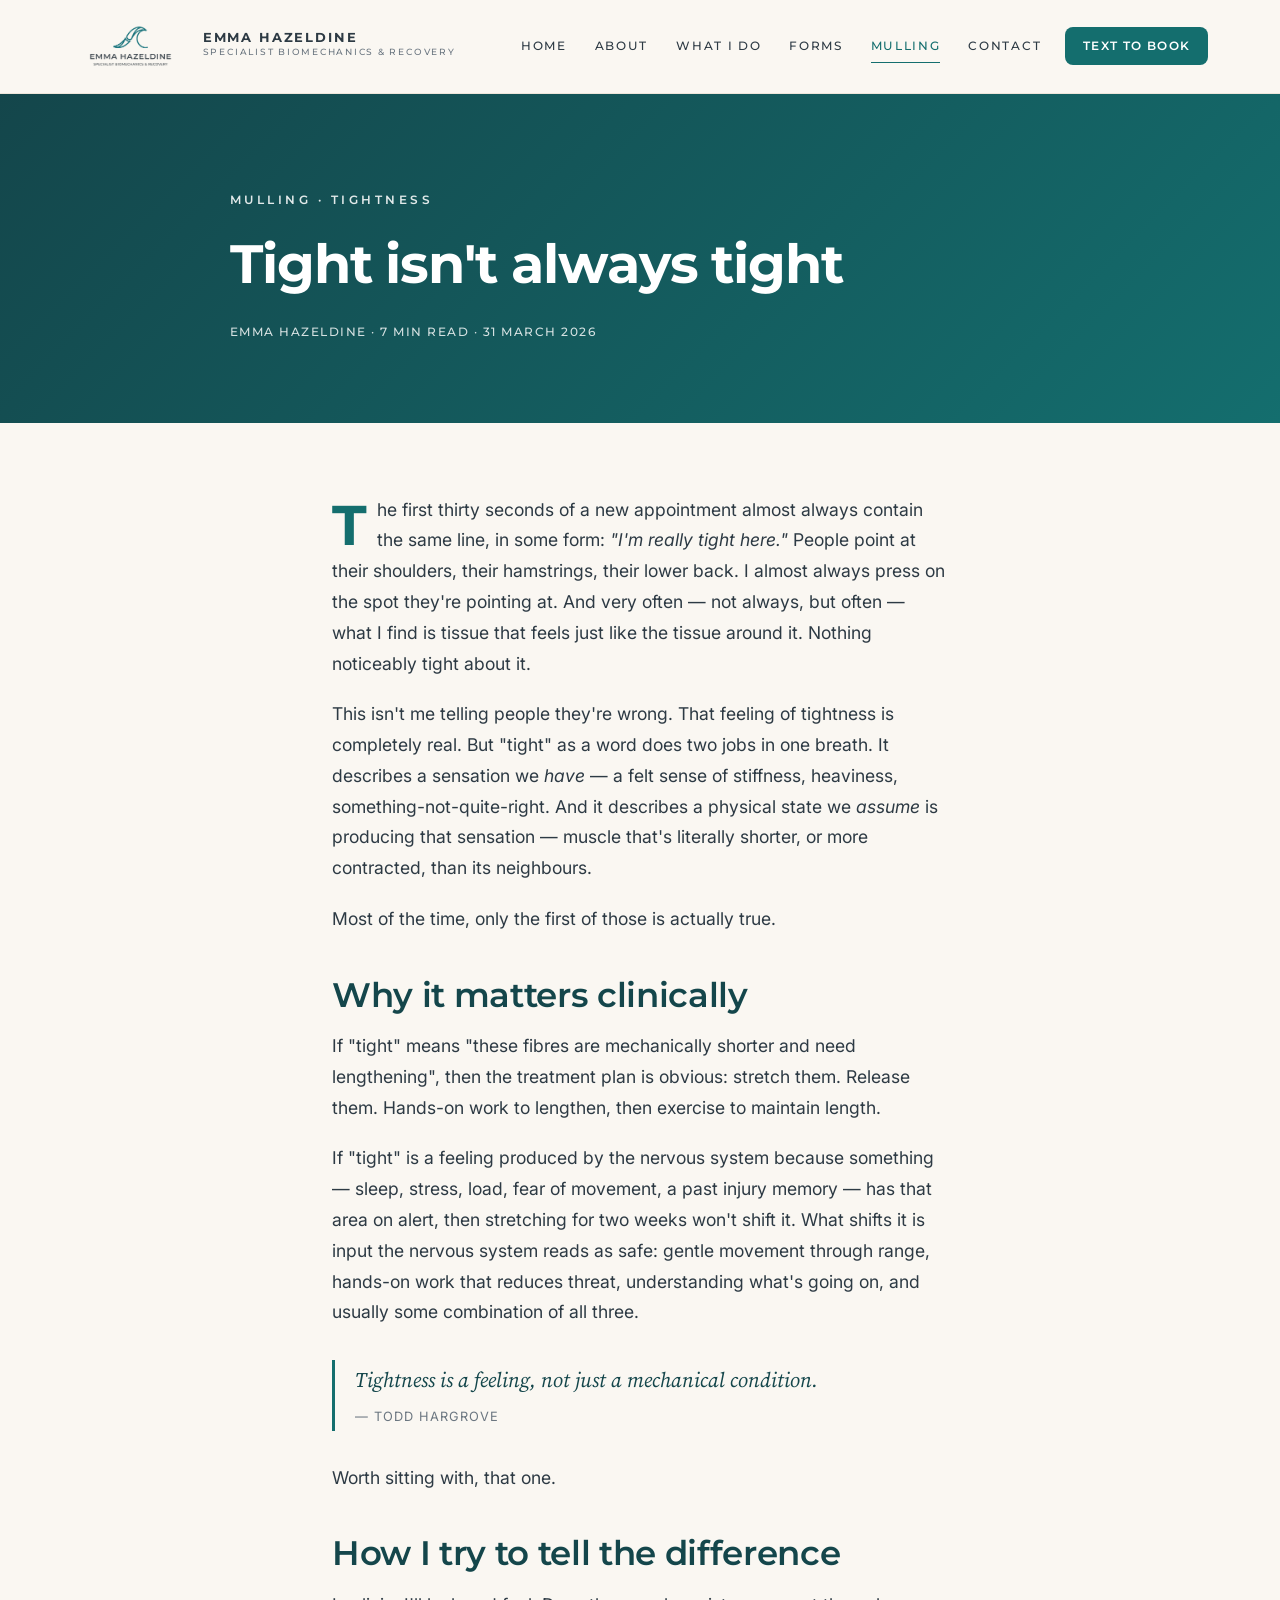
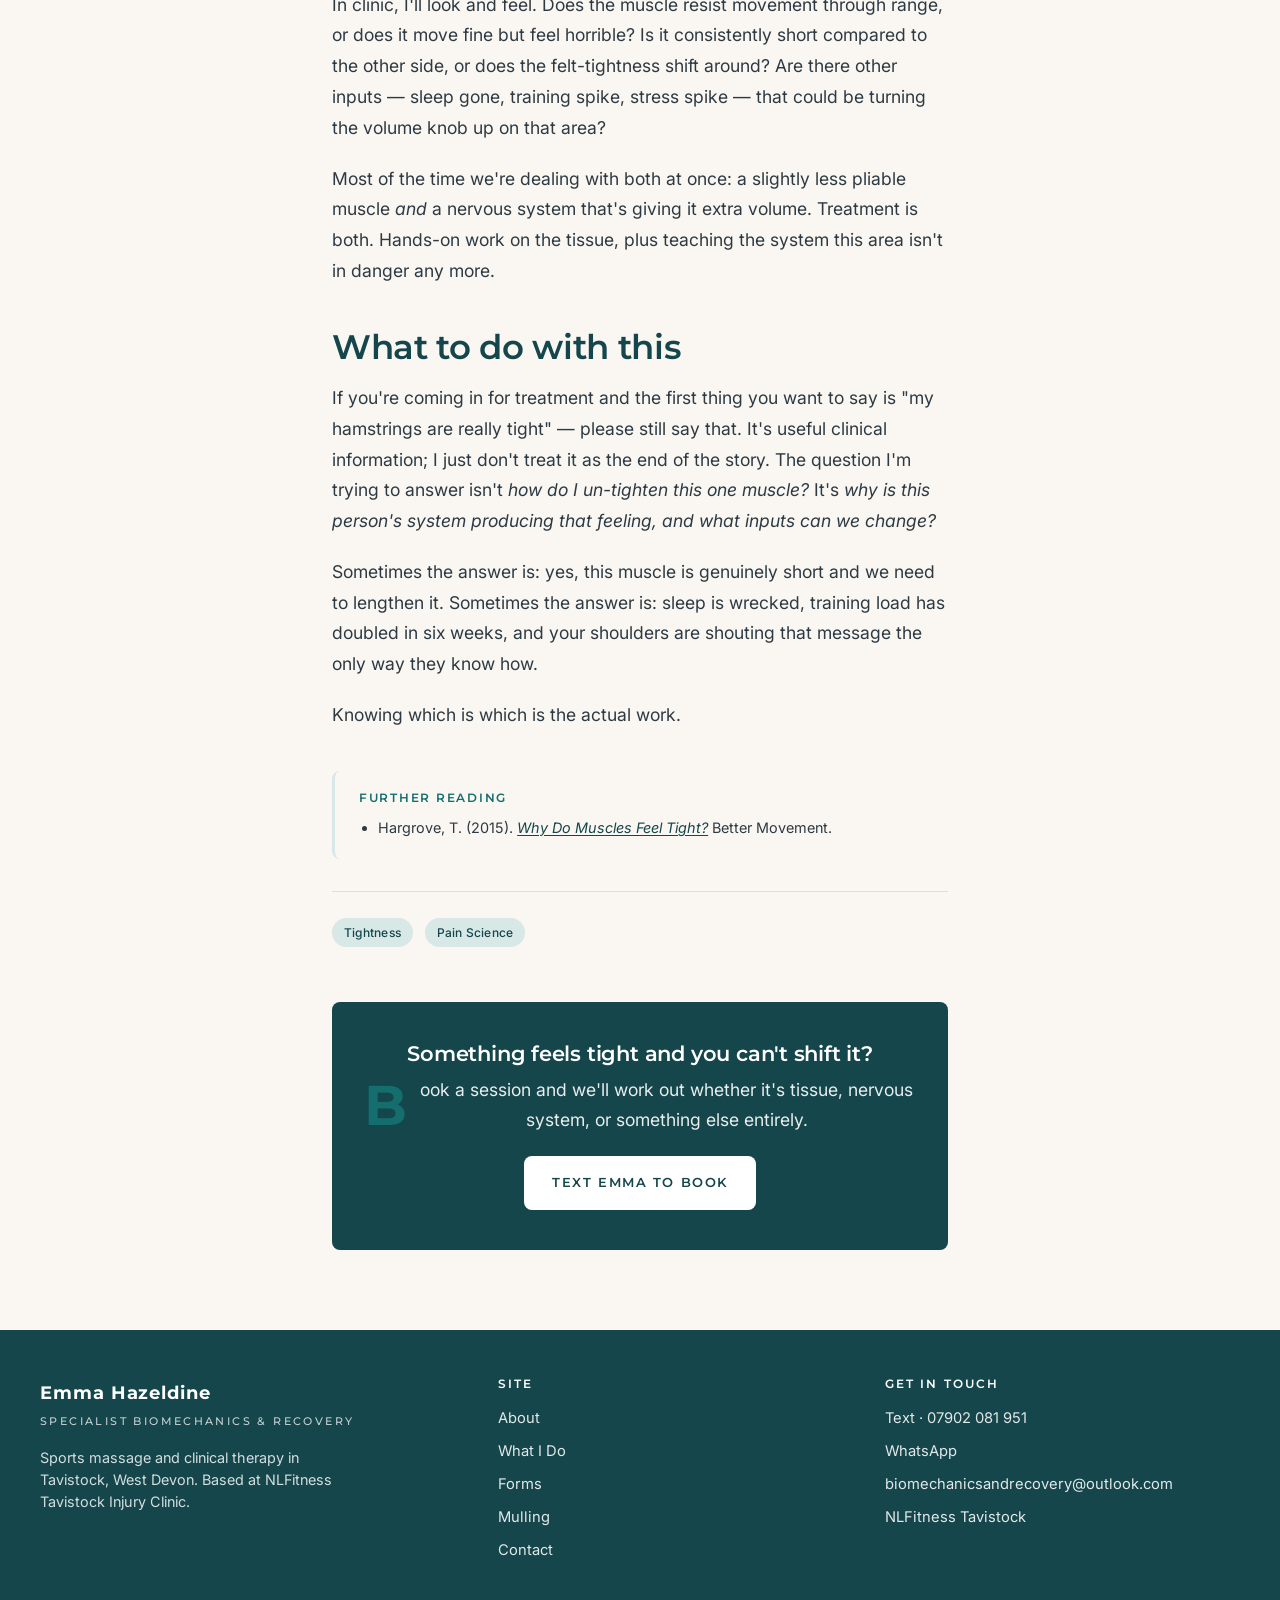
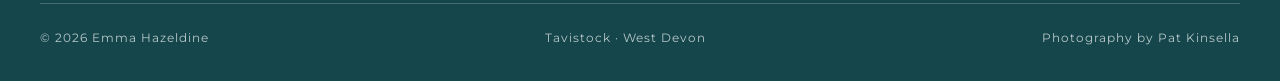
<file: mulling/tight-isnt-always-tight.html>
<!DOCTYPE html>
<html lang="en-GB">
<head>
  <meta charset="UTF-8">
  <meta name="viewport" content="width=device-width, initial-scale=1">
  <title>Tight isn't always tight · Mulling · Emma Hazeldine</title>
  <meta name="description" content="When clients say they feel tight, they're right — but not always in the way they think. A note on what 'tight' actually means, and how that changes treatment.">
  <link rel="stylesheet" href="../assets/site.css?v=11">
  <link rel="icon" href="/favicon.ico" sizes="any">
  <link rel="icon" type="image/png" sizes="192x192" href="/assets/icon-192.png">
  <link rel="icon" type="image/png" sizes="512x512" href="/assets/icon-512.png">
  <link rel="apple-touch-icon" sizes="180x180" href="/assets/apple-touch-icon.png">
  <link rel="manifest" href="/site.webmanifest">

  <link rel="canonical" href="https://emmahazeldine.co.uk/mulling/tight-isnt-always-tight">
  <meta name="theme-color" content="#14464B">

  <meta property="og:type" content="article">
  <meta property="og:url" content="https://emmahazeldine.co.uk/mulling/tight-isnt-always-tight">
  <meta property="og:title" content="Tight isn't always tight">
  <meta property="og:description" content="When clients say they feel tight, they're right — but not always in the way they think.">
  <meta property="og:image" content="https://emmahazeldine.co.uk/assets/photo-hands.1e3fe17d.jpg">
  <meta property="og:locale" content="en_GB">
  <meta property="og:site_name" content="Emma Hazeldine">

  <meta name="twitter:card" content="summary_large_image">
  <meta name="twitter:title" content="Tight isn't always tight">
  <meta name="twitter:description" content="When clients say they feel tight, they're right — but not always in the way they think.">
  <meta name="twitter:image" content="https://emmahazeldine.co.uk/assets/photo-hands.1e3fe17d.jpg">
  <script defer data-domain="emmahazeldine.co.uk" src="https://plausible.io/js/script.js"></script>

  <script type="application/ld+json">
  {
    "@context": "https://schema.org",
    "@type": "BlogPosting",
    "@id": "https://emmahazeldine.co.uk/mulling/tight-isnt-always-tight#article",
    "headline": "Tight isn't always tight",
    "description": "When clients say they feel tight, they're right — but not always in the way they think. What 'tight' actually means, and how that changes treatment.",
    "image": "https://emmahazeldine.co.uk/assets/photo-hands.1e3fe17d.jpg",
    "datePublished": "2026-03-31",
    "dateModified": "2026-03-31",
    "keywords": "muscle tightness, tight shoulders, tight hamstrings, sports massage, nervous system, Tavistock",
    "wordCount": 650,
    "articleBody": "Tight does two jobs in one breath: it describes a sensation we have, and a physical state we assume is producing it. Most of the time, only the first of those is actually true. Knowing which is which changes what treatment looks like.",
    "mainEntityOfPage": { "@type": "WebPage", "@id": "https://emmahazeldine.co.uk/mulling/tight-isnt-always-tight" },
    "author": {
      "@type": "Person",
      "@id": "https://emmahazeldine.co.uk/about#person",
      "name": "Emma Hazeldine",
      "url": "https://emmahazeldine.co.uk/about"
    },
    "publisher": {
      "@type": "Organization",
      "@id": "https://emmahazeldine.co.uk/#business",
      "name": "Emma Hazeldine",
      "logo": { "@type": "ImageObject", "url": "https://emmahazeldine.co.uk/assets/logo-primary-wave-transparent.1bc31e5b.png" }
    }
  }
  </script>
</head>
<body>

  <a class="skip-link" href="#main">Skip to content</a>

  <header class="nav">
    <div class="nav__inner">
      <a class="nav__logo" href="/">
        <img src="/assets/logo-primary-wave-transparent.1bc31e5b.png" alt="Emma Hazeldine" width="280" height="153">
        <span class="nav__wm">Emma Hazeldine<span class="tag">Specialist Biomechanics &amp; Recovery</span></span>
      </a>
      <div class="nav__right">
        <nav class="nav__links" id="nav-links">
          <a href="/">Home</a>
          <a href="/about">About</a>
          <a href="/what-i-do">What I Do</a>
          <a href="/forms">Forms</a>
          <a href="/" class="current">Mulling</a>
          <a href="/contact">Contact</a>
        </nav>
        <a class="nav__cta" href="sms:+447902081951">Text to Book</a>
        <button class="nav__toggle" aria-label="Menu" aria-expanded="false" aria-controls="nav-links">
          <span></span><span></span><span></span>
        </button>
      </div>
    </div>
  </header>

  <main id="main" tabindex="-1">

    <section class="article-hero">
      <div class="article-hero__inner">
        <div class="kicker">Mulling · Tightness</div>
        <h1>Tight isn't always tight</h1>
        <div class="meta">Emma Hazeldine · 7 min read · 31 March 2026</div>
      </div>
    </section>

    <article class="article-body">
      <p>The first thirty seconds of a new appointment almost always contain the same line, in some form: <em>"I'm really tight here."</em> People point at their shoulders, their hamstrings, their lower back. I almost always press on the spot they're pointing at. And very often — not always, but often — what I find is tissue that feels just like the tissue around it. Nothing noticeably tight about it.</p>

      <p>This isn't me telling people they're wrong. That feeling of tightness is completely real. But "tight" as a word does two jobs in one breath. It describes a sensation we <em>have</em> — a felt sense of stiffness, heaviness, something-not-quite-right. And it describes a physical state we <em>assume</em> is producing that sensation — muscle that's literally shorter, or more contracted, than its neighbours.</p>

      <p>Most of the time, only the first of those is actually true.</p>

      <h2>Why it matters clinically</h2>

      <p>If "tight" means "these fibres are mechanically shorter and need lengthening", then the treatment plan is obvious: stretch them. Release them. Hands-on work to lengthen, then exercise to maintain length.</p>

      <p>If "tight" is a feeling produced by the nervous system because something — sleep, stress, load, fear of movement, a past injury memory — has that area on alert, then stretching for two weeks won't shift it. What shifts it is input the nervous system reads as safe: gentle movement through range, hands-on work that reduces threat, understanding what's going on, and usually some combination of all three.</p>

      <blockquote>
        Tightness is a feeling, not just a mechanical condition.
        <cite>— Todd Hargrove</cite>
      </blockquote>

      <p>Worth sitting with, that one.</p>

      <h2>How I try to tell the difference</h2>

      <p>In clinic, I'll look and feel. Does the muscle resist movement through range, or does it move fine but feel horrible? Is it consistently short compared to the other side, or does the felt-tightness shift around? Are there other inputs — sleep gone, training spike, stress spike — that could be turning the volume knob up on that area?</p>

      <p>Most of the time we're dealing with both at once: a slightly less pliable muscle <em>and</em> a nervous system that's giving it extra volume. Treatment is both. Hands-on work on the tissue, plus teaching the system this area isn't in danger any more.</p>

      <h2>What to do with this</h2>

      <p>If you're coming in for treatment and the first thing you want to say is "my hamstrings are really tight" — please still say that. It's useful clinical information; I just don't treat it as the end of the story. The question I'm trying to answer isn't <em>how do I un-tighten this one muscle?</em> It's <em>why is this person's system producing that feeling, and what inputs can we change?</em></p>

      <p>Sometimes the answer is: yes, this muscle is genuinely short and we need to lengthen it. Sometimes the answer is: sleep is wrecked, training load has doubled in six weeks, and your shoulders are shouting that message the only way they know how.</p>

      <p>Knowing which is which is the actual work.</p>

      <div class="references">
        <h4>Further reading</h4>
        <ul>
          <li>Hargrove, T. (2015). <em><a href="https://www.bettermovement.org/blog/2015/why-do-muscles-feel-tight" target="_blank" rel="noopener">Why Do Muscles Feel Tight?</a></em> Better Movement.</li>
        </ul>
      </div>

      <div class="tags">
        <span class="tag">Tightness</span>
        <span class="tag">Pain Science</span>
      </div>

      <div class="article-cta">
        <h3>Something feels tight and you can't shift it?</h3>
        <p>Book a session and we'll work out whether it's tissue, nervous system, or something else entirely.</p>
        <a class="btn-primary" href="sms:+447902081951">Text Emma to Book</a>
      </div>
    </article>

  </main>

  <footer class="footer">
    <div class="footer__inner">
      <div class="footer__brand">
        <strong>Emma Hazeldine</strong>
        <span class="tag">Specialist Biomechanics &amp; Recovery</span>
        <p>Sports massage and clinical therapy in Tavistock, West Devon. Based at NLFitness Tavistock Injury Clinic.</p>
      </div>
      <div>
        <h2>Site</h2>
        <ul>
          <li><a href="/about">About</a></li>
          <li><a href="/what-i-do">What I Do</a></li>
          <li><a href="/forms">Forms</a></li>
          <li><a href="/">Mulling</a></li>
          <li><a href="/contact">Contact</a></li>
        </ul>
      </div>
      <div>
        <h2>Get in touch</h2>
        <ul>
          <li><a href="sms:+447902081951">Text · 07902 081 951</a></li>
          <li><a href="https://wa.me/447902081951">WhatsApp</a></li>
          <li><a href="mailto:biomechanicsandrecovery@outlook.com">biomechanicsandrecovery<wbr>@outlook.com</a></li>
          <li><a href="https://nlfitness.co.uk" rel="noopener">NLFitness Tavistock</a></li>
        </ul>
      </div>
    </div>
    <div class="footer__bottom">
      <span>© 2026 Emma Hazeldine</span>
      <span>Tavistock · West Devon</span>
      <span>Photography by Pat Kinsella</span>
    </div>
  </footer>

<script src="../assets/site.js?v=3" defer></script>
</body>
</html>
</file>
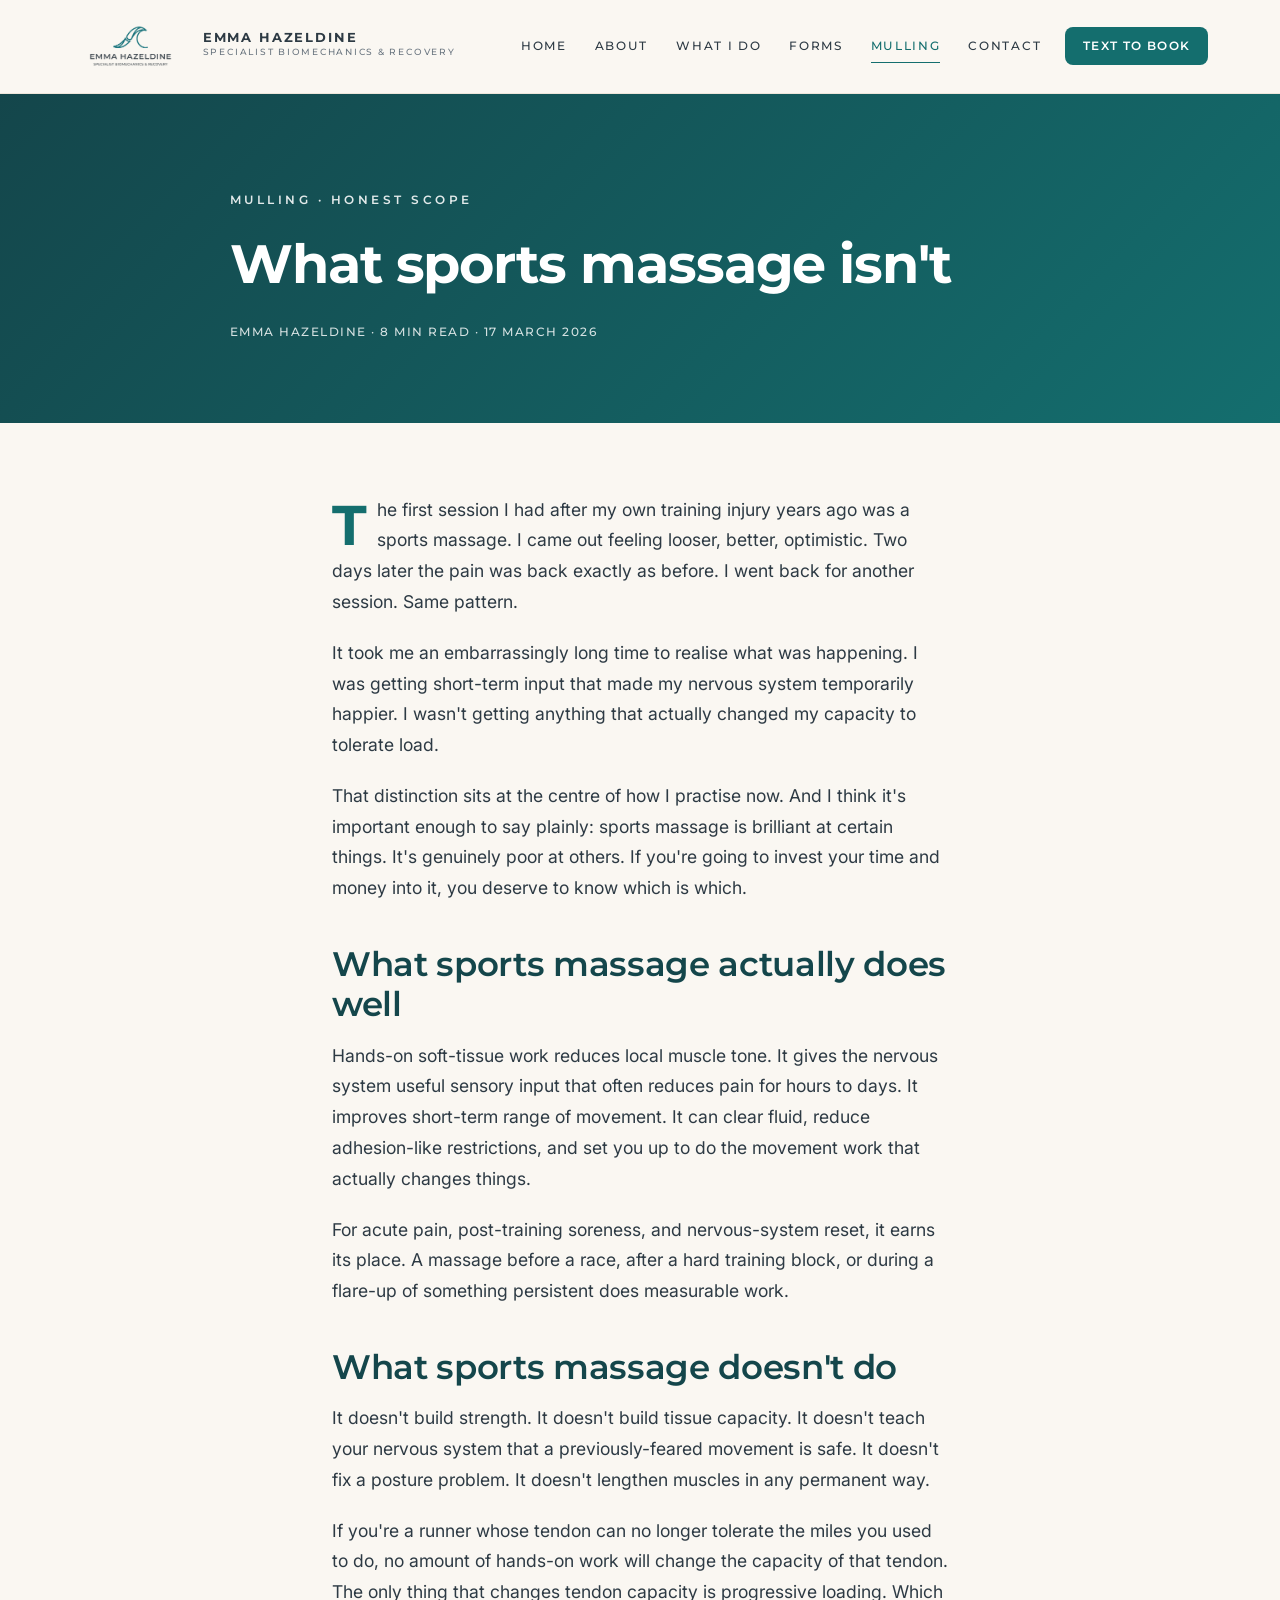
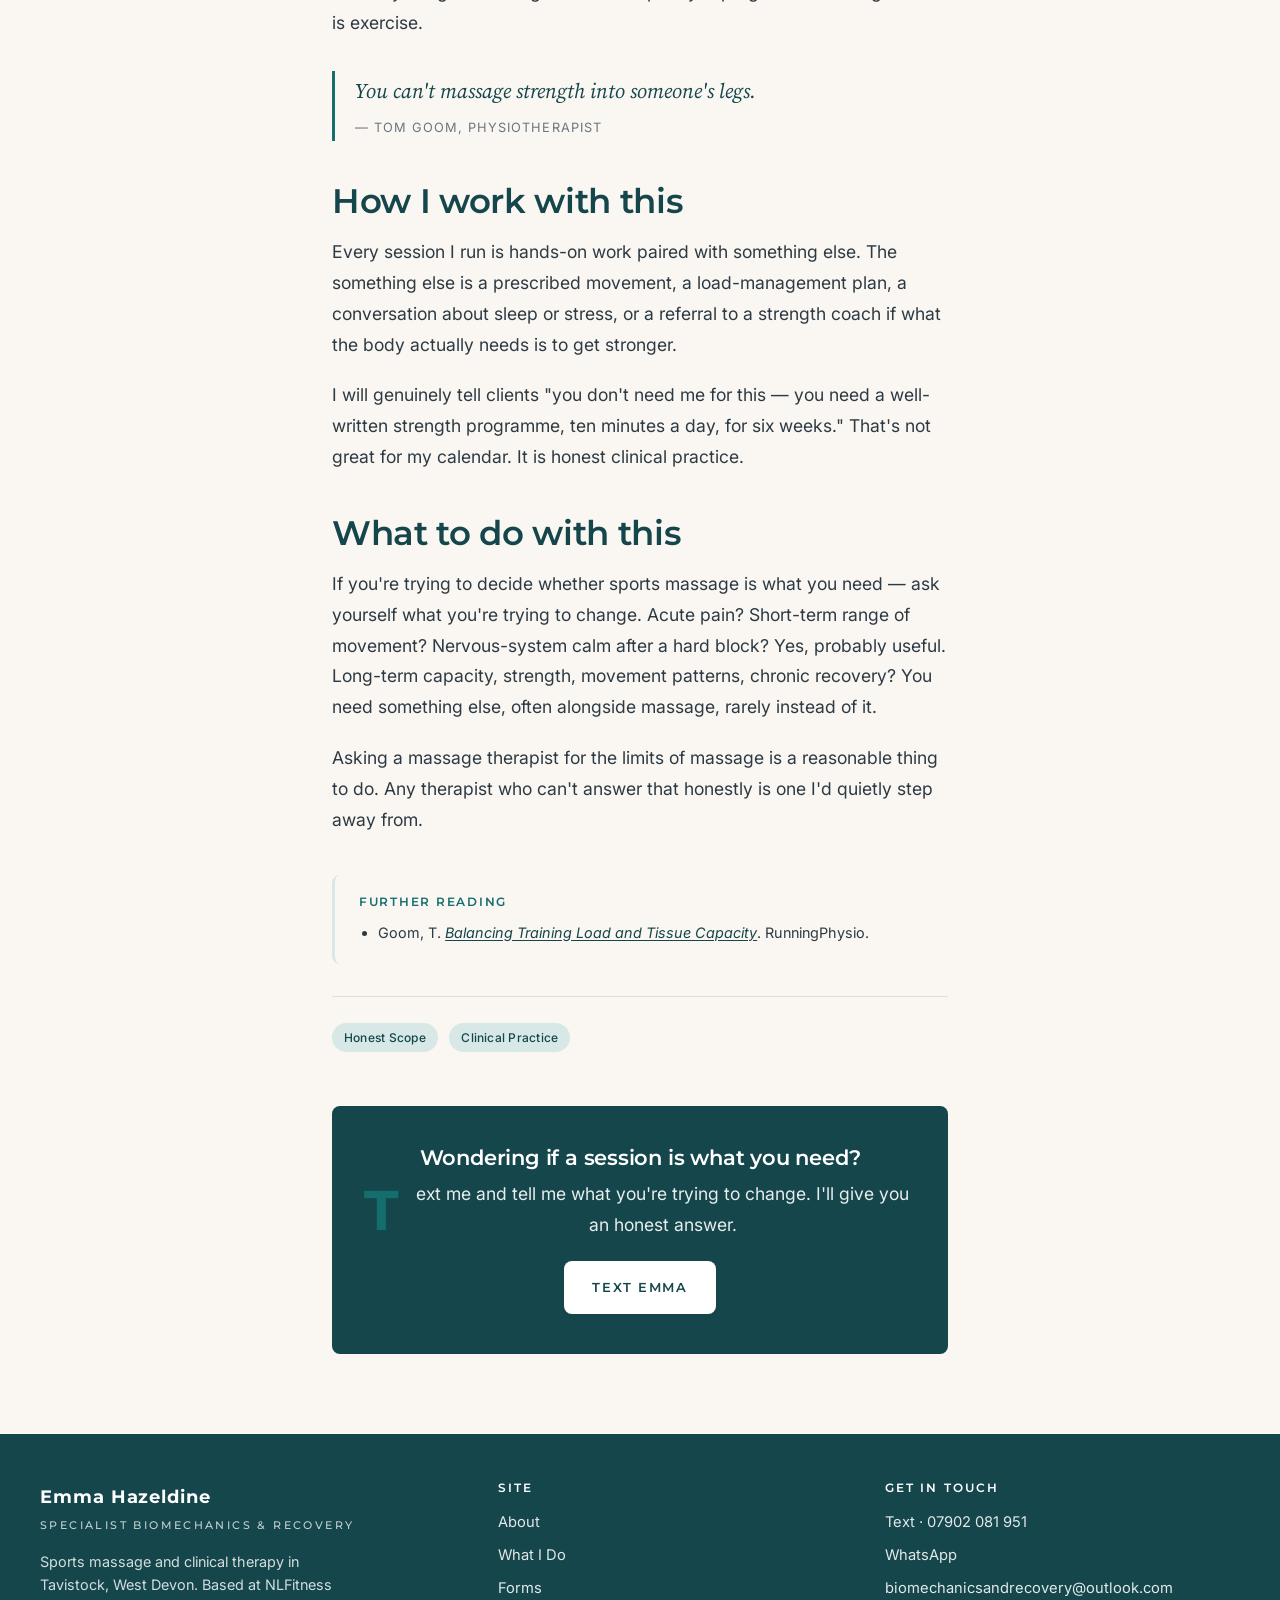
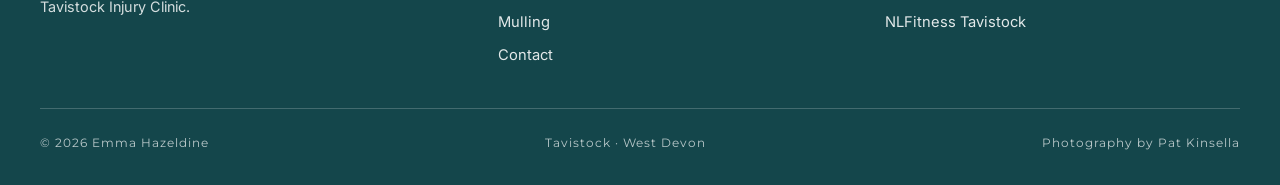
<file: mulling/what-sports-massage-isnt.html>
<!DOCTYPE html>
<html lang="en-GB">
<head>
  <meta charset="UTF-8">
  <meta name="viewport" content="width=device-width, initial-scale=1">
  <title>What sports massage isn't · Mulling · Emma Hazeldine</title>
  <meta name="description" content="Sports massage is brilliant at certain things. It's genuinely poor at others. If you're going to invest time and money in it, you deserve to know which is which.">
  <link rel="stylesheet" href="../assets/site.css?v=11">
  <link rel="icon" href="/favicon.ico" sizes="any">
  <link rel="icon" type="image/png" sizes="192x192" href="/assets/icon-192.png">
  <link rel="icon" type="image/png" sizes="512x512" href="/assets/icon-512.png">
  <link rel="apple-touch-icon" sizes="180x180" href="/assets/apple-touch-icon.png">
  <link rel="manifest" href="/site.webmanifest">

  <link rel="canonical" href="https://emmahazeldine.co.uk/mulling/what-sports-massage-isnt">
  <meta name="theme-color" content="#14464B">

  <meta property="og:type" content="article">
  <meta property="og:url" content="https://emmahazeldine.co.uk/mulling/what-sports-massage-isnt">
  <meta property="og:title" content="What sports massage isn't">
  <meta property="og:description" content="Sports massage is brilliant at certain things. It's genuinely poor at others. An honest look at the limits.">
  <meta property="og:image" content="https://emmahazeldine.co.uk/assets/emma-hazeldine-south-west-coast-path-wembury.69fcff2a.jpg">
  <meta property="og:locale" content="en_GB">
  <meta property="og:site_name" content="Emma Hazeldine">

  <meta name="twitter:card" content="summary_large_image">
  <meta name="twitter:title" content="What sports massage isn't">
  <meta name="twitter:description" content="An honest look at what hands-on work can and can't do.">
  <meta name="twitter:image" content="https://emmahazeldine.co.uk/assets/emma-hazeldine-south-west-coast-path-wembury.69fcff2a.jpg">
  <script defer data-domain="emmahazeldine.co.uk" src="https://plausible.io/js/script.js"></script>

  <script type="application/ld+json">
  {
    "@context": "https://schema.org",
    "@type": "BlogPosting",
    "@id": "https://emmahazeldine.co.uk/mulling/what-sports-massage-isnt#article",
    "headline": "What sports massage isn't",
    "description": "Sports massage is brilliant at certain things. It's genuinely poor at others. An honest look at where hands-on work earns its place, and where it doesn't.",
    "image": "https://emmahazeldine.co.uk/assets/emma-hazeldine-south-west-coast-path-wembury.69fcff2a.jpg",
    "datePublished": "2026-03-17",
    "dateModified": "2026-03-17",
    "keywords": "sports massage, limits of massage therapy, tissue capacity, strength training, honest clinical practice, Tavistock",
    "wordCount": 700,
    "articleBody": "Sports massage is brilliant at some things and genuinely poor at others. What it does well: reduces local muscle tone, gives useful sensory input, improves short-term range. What it doesn't do: build strength, build tissue capacity, fix a posture, replace exercise. Honest scope matters.",
    "mainEntityOfPage": { "@type": "WebPage", "@id": "https://emmahazeldine.co.uk/mulling/what-sports-massage-isnt" },
    "author": {
      "@type": "Person",
      "@id": "https://emmahazeldine.co.uk/about#person",
      "name": "Emma Hazeldine",
      "url": "https://emmahazeldine.co.uk/about"
    },
    "publisher": {
      "@type": "Organization",
      "@id": "https://emmahazeldine.co.uk/#business",
      "name": "Emma Hazeldine",
      "logo": { "@type": "ImageObject", "url": "https://emmahazeldine.co.uk/assets/logo-primary-wave-transparent.1bc31e5b.png" }
    }
  }
  </script>
</head>
<body>

  <a class="skip-link" href="#main">Skip to content</a>

  <header class="nav">
    <div class="nav__inner">
      <a class="nav__logo" href="/">
        <img src="/assets/logo-primary-wave-transparent.1bc31e5b.png" alt="Emma Hazeldine" width="280" height="153">
        <span class="nav__wm">Emma Hazeldine<span class="tag">Specialist Biomechanics &amp; Recovery</span></span>
      </a>
      <div class="nav__right">
        <nav class="nav__links" id="nav-links">
          <a href="/">Home</a>
          <a href="/about">About</a>
          <a href="/what-i-do">What I Do</a>
          <a href="/forms">Forms</a>
          <a href="/" class="current">Mulling</a>
          <a href="/contact">Contact</a>
        </nav>
        <a class="nav__cta" href="sms:+447902081951">Text to Book</a>
        <button class="nav__toggle" aria-label="Menu" aria-expanded="false" aria-controls="nav-links">
          <span></span><span></span><span></span>
        </button>
      </div>
    </div>
  </header>

  <main id="main" tabindex="-1">

    <section class="article-hero">
      <div class="article-hero__inner">
        <div class="kicker">Mulling · Honest Scope</div>
        <h1>What sports massage isn't</h1>
        <div class="meta">Emma Hazeldine · 8 min read · 17 March 2026</div>
      </div>
    </section>

    <article class="article-body">
      <p>The first session I had after my own training injury years ago was a sports massage. I came out feeling looser, better, optimistic. Two days later the pain was back exactly as before. I went back for another session. Same pattern.</p>

      <p>It took me an embarrassingly long time to realise what was happening. I was getting short-term input that made my nervous system temporarily happier. I wasn't getting anything that actually changed my capacity to tolerate load.</p>

      <p>That distinction sits at the centre of how I practise now. And I think it's important enough to say plainly: sports massage is brilliant at certain things. It's genuinely poor at others. If you're going to invest your time and money into it, you deserve to know which is which.</p>

      <h2>What sports massage actually does well</h2>

      <p>Hands-on soft-tissue work reduces local muscle tone. It gives the nervous system useful sensory input that often reduces pain for hours to days. It improves short-term range of movement. It can clear fluid, reduce adhesion-like restrictions, and set you up to do the movement work that actually changes things.</p>

      <p>For acute pain, post-training soreness, and nervous-system reset, it earns its place. A massage before a race, after a hard training block, or during a flare-up of something persistent does measurable work.</p>

      <h2>What sports massage doesn't do</h2>

      <p>It doesn't build strength. It doesn't build tissue capacity. It doesn't teach your nervous system that a previously-feared movement is safe. It doesn't fix a posture problem. It doesn't lengthen muscles in any permanent way.</p>

      <p>If you're a runner whose tendon can no longer tolerate the miles you used to do, no amount of hands-on work will change the capacity of that tendon. The only thing that changes tendon capacity is progressive loading. Which is exercise.</p>

      <blockquote>
        You can't massage strength into someone's legs.
        <cite>— Tom Goom, physiotherapist</cite>
      </blockquote>

      <h2>How I work with this</h2>

      <p>Every session I run is hands-on work paired with something else. The something else is a prescribed movement, a load-management plan, a conversation about sleep or stress, or a referral to a strength coach if what the body actually needs is to get stronger.</p>

      <p>I will genuinely tell clients "you don't need me for this — you need a well-written strength programme, ten minutes a day, for six weeks." That's not great for my calendar. It is honest clinical practice.</p>

      <h2>What to do with this</h2>

      <p>If you're trying to decide whether sports massage is what you need — ask yourself what you're trying to change. Acute pain? Short-term range of movement? Nervous-system calm after a hard block? Yes, probably useful. Long-term capacity, strength, movement patterns, chronic recovery? You need something else, often alongside massage, rarely instead of it.</p>

      <p>Asking a massage therapist for the limits of massage is a reasonable thing to do. Any therapist who can't answer that honestly is one I'd quietly step away from.</p>

      <div class="references">
        <h4>Further reading</h4>
        <ul>
          <li>Goom, T. <em><a href="https://www.running-physio.com/capacity/" target="_blank" rel="noopener">Balancing Training Load and Tissue Capacity</a></em>. RunningPhysio.</li>
        </ul>
      </div>

      <div class="tags">
        <span class="tag">Honest Scope</span>
        <span class="tag">Clinical Practice</span>
      </div>

      <div class="article-cta">
        <h3>Wondering if a session is what you need?</h3>
        <p>Text me and tell me what you're trying to change. I'll give you an honest answer.</p>
        <a class="btn-primary" href="sms:+447902081951">Text Emma</a>
      </div>
    </article>

  </main>

  <footer class="footer">
    <div class="footer__inner">
      <div class="footer__brand">
        <strong>Emma Hazeldine</strong>
        <span class="tag">Specialist Biomechanics &amp; Recovery</span>
        <p>Sports massage and clinical therapy in Tavistock, West Devon. Based at NLFitness Tavistock Injury Clinic.</p>
      </div>
      <div>
        <h2>Site</h2>
        <ul>
          <li><a href="/about">About</a></li>
          <li><a href="/what-i-do">What I Do</a></li>
          <li><a href="/forms">Forms</a></li>
          <li><a href="/">Mulling</a></li>
          <li><a href="/contact">Contact</a></li>
        </ul>
      </div>
      <div>
        <h2>Get in touch</h2>
        <ul>
          <li><a href="sms:+447902081951">Text · 07902 081 951</a></li>
          <li><a href="https://wa.me/447902081951">WhatsApp</a></li>
          <li><a href="mailto:biomechanicsandrecovery@outlook.com">biomechanicsandrecovery<wbr>@outlook.com</a></li>
          <li><a href="https://nlfitness.co.uk" rel="noopener">NLFitness Tavistock</a></li>
        </ul>
      </div>
    </div>
    <div class="footer__bottom">
      <span>© 2026 Emma Hazeldine</span>
      <span>Tavistock · West Devon</span>
      <span>Photography by Pat Kinsella</span>
    </div>
  </footer>

<script src="../assets/site.js?v=3" defer></script>
</body>
</html>
</file>
<file: assets/site.css>
/* =========================================================
   Emma Hazeldine — production site CSS
   Mobile-first. Shared by every page.
   ========================================================= */

@import url('https://fonts.googleapis.com/css2?family=Montserrat:wght@400;500;600;700&family=Inter:wght@400;500;600;700&family=Source+Serif+4:ital,wght@0,400;0,600;1,400&display=swap');

:root {
  --teal: #146E6E;
  --teal-deep: #14464B;
  --teal-soft: #D7E8E7;
  --slate: #2D3A44;
  --slate-soft: #6B7680;
  --off-white: #FAF7F2;
  --sand: #E6DDCE;
  --white: #FFFFFF;
  --red: #B65050;

  --font-display: 'Montserrat', system-ui, -apple-system, Segoe UI, sans-serif;
  --font-body: 'Inter', system-ui, -apple-system, Segoe UI, sans-serif;
  --font-serif: 'Source Serif 4', Georgia, serif;

  --radius: 8px;
  --container: 1200px;
  --column: 680px;
}

* { box-sizing: border-box; }

html { scroll-behavior: smooth; }

body {
  margin: 0;
  background: var(--off-white);
  color: var(--slate);
  font-family: var(--font-body);
  font-size: 17px;
  line-height: 1.65;
  -webkit-font-smoothing: antialiased;
  text-rendering: optimizeLegibility;
  overflow-x: hidden;            /* belt-and-braces against any rogue horizontal overflow on mobile */
}

@media (min-width: 768px) { body { font-size: 18px; } }

img { max-width: 100%; height: auto; display: block; }

a { color: var(--teal); text-decoration: underline; text-underline-offset: 3px; }
a:hover { color: var(--teal-deep); }

/* ---------- Typography scale ---------- */

h1, h2, h3, h4 {
  font-family: var(--font-display);
  color: var(--teal-deep);
  letter-spacing: -0.01em;
  line-height: 1.2;
  margin: 0 0 1rem;
}

h1 { font-size: clamp(2rem, 5vw, 3.2rem); letter-spacing: -0.02em; font-weight: 700; }
h2 { font-size: clamp(1.5rem, 3.3vw, 2.1rem); font-weight: 600; margin-top: 2.5rem; }
h3 { font-size: clamp(1.1rem, 2vw, 1.3rem); font-weight: 600; color: var(--teal); }
h4 { font-size: 0.8rem; font-weight: 600; text-transform: uppercase; letter-spacing: 0.12em; color: var(--slate-soft); }

p { margin: 0 0 1.15rem; }
strong { color: var(--slate); font-weight: 600; }

hr { border: none; border-top: 1px solid var(--sand); margin: 3rem 0; }

.kicker {
  font-family: var(--font-display);
  font-size: 0.78rem;
  font-weight: 600;
  letter-spacing: 0.28em;
  text-transform: uppercase;
  color: var(--teal);
  margin-bottom: 1rem;
}

.lead { font-size: 1.2rem; line-height: 1.55; max-width: var(--column); margin: 0 0 2rem; color: var(--slate); }

/* ---------- Layout utilities ---------- */

.container { max-width: var(--container); margin: 0 auto; padding: 0 1.25rem; }
@media (min-width: 768px) { .container { padding: 0 2rem; } }

.band { padding: 4rem 0; }
@media (min-width: 768px) { .band { padding: 6rem 0; } }

.narrow { max-width: var(--column); margin: 0 auto; }

/* ---------- Nav ---------- */

/* ---------- Skip to content (keyboard + screen reader) ---------- */

.skip-link {
  position: absolute;
  left: -9999px;
  top: 0;
  z-index: 100;
  background: var(--teal-deep);
  color: var(--white);
  padding: 0.75rem 1.25rem;
  border-radius: 0 0 var(--radius) 0;
  font-family: var(--font-display);
  font-size: 0.85rem;
  font-weight: 600;
  text-decoration: none;
}
.skip-link:focus {
  left: 0;
  outline: 3px solid var(--teal-soft);
  outline-offset: 2px;
}
main:focus { outline: none; }

.nav {
  position: sticky;
  top: 0;
  z-index: 50;
  background: rgba(250, 247, 242, 0.94);
  backdrop-filter: blur(10px);
  -webkit-backdrop-filter: blur(10px);
  border-bottom: 1px solid rgba(230, 221, 206, 0.6);
}
.nav__inner {
  display: flex;
  align-items: center;
  justify-content: space-between;
  gap: 1rem;
  padding: 0.75rem 1.25rem;
  max-width: var(--container);
  margin: 0 auto;
}
@media (min-width: 768px) { .nav__inner { padding: 0.9rem 2rem; } }

.nav__logo { display: flex; align-items: center; gap: 0.85rem; text-decoration: none; min-width: 0; flex: 1 1 auto; }
.nav__logo img { height: 46px; width: auto; flex-shrink: 0; }
@media (min-width: 480px) { .nav__logo img { height: 54px; } }
@media (min-width: 768px) { .nav__logo img { height: 64px; } }

.nav__wm {
  font-family: var(--font-display);
  text-transform: uppercase;
  letter-spacing: 0.12em;
  font-size: 0.78rem;
  font-weight: 700;
  color: var(--slate);
  line-height: 1.1;
  min-width: 0;
  /* override any .tag pill styling that might cascade in from blog-post tag pills */
  background: none !important;
  padding: 0;
  border-radius: 0;
}
@media (min-width: 768px) { .nav__wm { font-size: 0.82rem; letter-spacing: 0.14em; } }

.nav__wm .tag {
  display: block;
  font-size: 0.55rem;
  font-weight: 500;
  color: var(--slate-soft);
  letter-spacing: 0.2em;
  margin-top: 2px;
  /* override blog-post tag-pill styling */
  background: none !important;
  padding: 0;
  border-radius: 0;
}
/* Tablet: hide the tagline (just the name). Phones: hide the whole wordmark
   so the mobile nav is a clean logo + CTA pair with no crowding. */
@media (max-width: 720px) {
  .nav__wm .tag { display: none; }
  .nav__wm { font-size: 0.7rem; letter-spacing: 0.08em; }
}
@media (max-width: 480px) {
  .nav__wm { display: none; }  /* mobile: logo image carries the brand */
}

/* --- Right-hand nav group: links + CTA + hamburger --- */

.nav__right { display: flex; align-items: center; gap: 0.75rem; }
@media (min-width: 960px) { .nav__right { gap: 1.5rem; } }

.nav__links { display: none; gap: 1.75rem; align-items: center; }
@media (min-width: 960px) { .nav__links { display: flex; } }
.nav__links a {
  font-family: var(--font-display);
  font-size: 0.75rem;
  font-weight: 500;
  text-transform: uppercase;
  letter-spacing: 0.14em;
  color: var(--slate);
  text-decoration: none;
  padding: 0.4rem 0;
  border-bottom: 1.5px solid transparent;
}
.nav__links a:hover,
.nav__links a.current { border-bottom-color: var(--teal); color: var(--teal); }

/* --- Mobile drop-down: links slide out below the nav bar when toggled --- */

@media (max-width: 959px) {
  .nav__links.is-open {
    display: flex;
    flex-direction: column;
    position: absolute;
    top: 100%;
    left: 0;
    right: 0;
    background: var(--off-white);
    padding: 0.75rem 1.25rem 1rem;
    border-bottom: 1px solid var(--sand);
    box-shadow: 0 8px 24px rgba(20, 70, 75, 0.08);
    gap: 0;
    align-items: stretch;
    z-index: 49;
  }
  .nav__links.is-open a {
    padding: 0.9rem 0.25rem;
    font-size: 0.88rem;
    border-bottom: 1px solid var(--sand);
  }
  .nav__links.is-open a:last-child { border-bottom: none; }
  .nav__links.is-open a.current {
    color: var(--teal);
    border-bottom-color: var(--sand);
  }
}

/* --- Hamburger toggle (mobile only) --- */

.nav__toggle {
  display: flex;
  flex-direction: column;
  justify-content: space-between;
  width: 32px;
  height: 22px;
  background: none;
  border: none;
  cursor: pointer;
  padding: 0;
  order: -1;               /* sits BEFORE the CTA on mobile for clearer visual hierarchy */
  margin-right: 0.25rem;
}
.nav__toggle span {
  height: 2.5px;
}
.nav__toggle span {
  display: block;
  width: 100%;
  background: var(--teal-deep);
  border-radius: 1.5px;
  transform-origin: center;
  transition: transform 0.2s ease, opacity 0.15s ease;
}
.nav__toggle[aria-expanded="true"] span:nth-child(1) { transform: translateY(8px) rotate(45deg); }
.nav__toggle[aria-expanded="true"] span:nth-child(2) { opacity: 0; }
.nav__toggle[aria-expanded="true"] span:nth-child(3) { transform: translateY(-8px) rotate(-45deg); }

@media (min-width: 960px) { .nav__toggle { display: none; } }

.nav__cta {
  background: var(--teal);
  color: var(--white);
  padding: 0.55rem 0.9rem;
  border-radius: var(--radius);
  font-family: var(--font-display);
  font-size: 0.68rem;
  text-transform: uppercase;
  letter-spacing: 0.1em;
  font-weight: 600;
  text-decoration: none;
  white-space: nowrap;
  transition: background 0.15s;
  flex-shrink: 0;
}
@media (min-width: 480px) {
  .nav__cta { padding: 0.6rem 1.1rem; font-size: 0.72rem; letter-spacing: 0.12em; }
}
.nav__cta:hover { background: var(--teal-deep); color: var(--white); }

/* ---------- Hero (Concept 2: Photo-led warm) ---------- */

.hero {
  position: relative;
  /* The nav is sticky, so it occupies flow space above the hero. Subtracting it
     keeps the CTA row inside the first screen instead of pushing it under the fold. */
  --nav-h: 71px;
  min-height: calc(100vh - var(--nav-h));    /* fallback */
  min-height: calc(100svh - var(--nav-h));   /* ignores the mobile URL-bar jump */
  display: flex;
  /* Text sits low so Emma's face, high in the frame, stays clear of the headline. */
  align-items: flex-end;
  overflow: hidden;
  background:
    linear-gradient(180deg, rgba(20, 70, 75, 0.12) 0%, rgba(20, 70, 75, 0.34) 40%, rgba(8, 35, 40, 0.9) 100%),
    image-set(url("emma-hazeldine-sports-massage-therapist-coast-path-devon-mobile.727bc99f.webp") type("image/webp"),
              url("emma-hazeldine-sports-massage-therapist-coast-path-devon-mobile.fcb46c82.jpg") type("image/jpeg")) 30% center / cover no-repeat;
  color: var(--white);
  padding: 5rem 1.25rem 3rem;
}
@media (min-width: 768px) {
  .hero { --nav-h: 94px; padding: 6rem 2rem 3.5rem; }
}
/* Which crop to use is decided by ASPECT RATIO, not width - aspect is what
   actually governs whether `cover` crops Emma out of frame.
   Portrait-ish viewport (phones, portrait tablets, narrow desktop windows) keeps
   the portrait crop above. Landscape-ish gets the wide crop below. A width
   breakpoint got this wrong for a phone held sideways: 844x390 is only 844px
   wide, so it took the portrait crop and cropped her away entirely.
   The 25% x-bias is inert on wide screens (no horizontal overflow there) and
   keeps her in frame on anything narrower than the image's 3:2 ratio. */
@media (min-aspect-ratio: 1/1) {
  .hero {
    background:
      linear-gradient(180deg, rgba(20, 70, 75, 0.12) 0%, rgba(20, 70, 75, 0.34) 40%, rgba(8, 35, 40, 0.9) 100%),
      image-set(url("emma-hazeldine-sports-massage-therapist-coast-path-devon.5f4c4b3d.webp") type("image/webp"),
                url("emma-hazeldine-sports-massage-therapist-coast-path-devon.0700730a.jpg") type("image/jpeg")) 25% 88% / cover no-repeat;
  }
}

/* Phone held sideways: the hero is only ~320px tall, so `cover` throws away most
   of the image height. At 88% the visible window sits low enough to slice the top
   off Emma's face; 62% brings her fully into frame. Must follow the block above,
   which sets position via the `background` shorthand. */
@media (min-aspect-ratio: 1/1) and (max-height: 480px) {
  .hero { background-position: 0% 0%, 25% 62%; }
}

.hero__inner { max-width: var(--container); margin: 0 auto; width: 100%; }
.hero__kicker { font-family: var(--font-display); font-size: 0.78rem; font-weight: 500; letter-spacing: 0.3em; text-transform: uppercase; color: rgba(255, 255, 255, 0.88); margin-bottom: 1.4rem; }
.hero h1 { color: var(--white); margin: 0 0 1.4rem; max-width: 820px; font-size: clamp(2.2rem, 5.5vw, 4rem); }
.hero p { font-size: clamp(1rem, 1.6vw, 1.25rem); line-height: 1.5; color: rgba(255, 255, 255, 0.92); max-width: 600px; margin: 0 0 2rem; }

/* Short landscape viewports (most laptops, tablets held landscape) give the hero
   only ~700px of height, so the full-size text block reaches up over Emma's face.
   The block is bottom-anchored, so trimming the type moves its top edge down.
   Must come after the .hero h1 / .hero p rules above to win the cascade. */
@media (min-aspect-ratio: 1/1) and (max-height: 860px) {
  .hero h1 { font-size: clamp(1.6rem, 3.4vw, 2.7rem); margin-bottom: 0.9rem; }
  .hero p { font-size: 1rem; margin-bottom: 1.3rem; }
  .hero__kicker { margin-bottom: 0.8rem; }
}
/* Phone held sideways: almost no vertical room, so drop the body copy and keep
   the headline plus the booking button. */
@media (min-aspect-ratio: 1/1) and (max-height: 480px) {
  .hero h1 { font-size: clamp(1.4rem, 4.5vw, 2rem); margin-bottom: 0.7rem; }
  .hero p { display: none; }
  .hero__kicker { font-size: 0.68rem; margin-bottom: 0.5rem; }
}

.hero__cta-row { display: flex; gap: 1rem; align-items: center; flex-wrap: wrap; }

.btn-primary {
  display: inline-block;
  background: var(--white);
  color: var(--teal-deep);
  padding: 0.95rem 1.75rem;
  border-radius: var(--radius);
  font-family: var(--font-display);
  font-weight: 600;
  text-transform: uppercase;
  letter-spacing: 0.12em;
  font-size: 0.82rem;
  text-decoration: none;
  transition: transform 0.15s, background 0.15s;
}
.btn-primary:hover { background: var(--teal-soft); color: var(--teal-deep); transform: translateY(-1px); }

.btn-secondary {
  display: inline-block;
  color: var(--white);
  font-family: var(--font-display);
  font-weight: 600;
  text-transform: uppercase;
  letter-spacing: 0.12em;
  font-size: 0.82rem;
  text-decoration: none;
  padding: 0.95rem 0.5rem;
  border-bottom: 1.5px solid rgba(255, 255, 255, 0.5);
}
.btn-secondary:hover { color: var(--teal-soft); border-bottom-color: var(--teal-soft); }

.btn-teal {
  display: inline-block;
  background: var(--teal-deep);
  color: var(--white);
  padding: 0.95rem 1.75rem;
  border-radius: var(--radius);
  font-family: var(--font-display);
  font-weight: 600;
  text-transform: uppercase;
  letter-spacing: 0.12em;
  font-size: 0.82rem;
  text-decoration: none;
  transition: background 0.15s, transform 0.15s;
}
.btn-teal:hover { background: var(--teal); transform: translateY(-1px); }

/* ---------- Credibility tiles ---------- */

.cred-band {
  background: var(--white);
  border-top: 1px solid var(--sand);
  border-bottom: 1px solid var(--sand);
  padding: 3rem 0;
}
.cred-grid {
  display: grid;
  grid-template-columns: 1fr;
  gap: 2rem;
  max-width: var(--container);
  margin: 0 auto;
  padding: 0 1.25rem;
}
@media (min-width: 768px) { .cred-grid { grid-template-columns: repeat(3, 1fr); padding: 0 2rem; gap: 3rem; } }

.cred {
  font-family: var(--font-display);
  font-size: 0.78rem;
  letter-spacing: 0.14em;
  text-transform: uppercase;
  color: var(--teal);
  font-weight: 500;
}
.cred strong {
  display: block;
  color: var(--teal-deep);
  font-size: 1.6rem;
  letter-spacing: -0.01em;
  text-transform: none;
  font-weight: 700;
  margin-bottom: 0.3rem;
}

/* ---------- Section intros ---------- */

.section-intro { max-width: var(--column); margin: 0 auto 3rem; text-align: center; }
.section-intro h2 { margin-top: 0; }

/* ---------- Service tiles ---------- */

.service-grid {
  display: grid;
  grid-template-columns: 1fr;
  gap: 1.25rem;
}
@media (min-width: 768px) { .service-grid { grid-template-columns: repeat(2, 1fr); } }
@media (min-width: 1024px) { .service-grid { grid-template-columns: repeat(3, 1fr); } }

.service {
  background: var(--white);
  padding: 2rem 1.75rem;
  border-radius: var(--radius);
  border-top: 3px solid var(--teal);
  box-shadow: 0 1px 3px rgba(20, 70, 75, 0.06);
  transition: transform 0.2s, box-shadow 0.2s;
  text-decoration: none;
  color: inherit;
  display: block;
}
.service:hover { transform: translateY(-3px); box-shadow: 0 8px 24px rgba(20, 70, 75, 0.12); color: inherit; }
.service h3 { color: var(--teal-deep); margin: 0 0 0.6rem; font-size: 1.15rem; font-weight: 600; }
.service p { margin: 0; font-size: 0.95rem; line-height: 1.55; color: var(--slate); }

/* ---------- Testimonial ---------- */

.testimonial {
  background: var(--sand);
  padding: 3rem 1.75rem;
  border-radius: var(--radius);
  text-align: center;
}
.testimonial blockquote {
  font-family: var(--font-serif);
  font-style: italic;
  font-size: clamp(1.2rem, 2.5vw, 1.55rem);
  line-height: 1.5;
  color: var(--teal-deep);
  margin: 0 auto 1.25rem;
  max-width: 620px;
  border: none;
  padding: 0;
}
.testimonial cite {
  font-family: var(--font-display);
  font-style: normal;
  font-size: 0.75rem;
  letter-spacing: 0.15em;
  text-transform: uppercase;
  color: var(--slate-soft);
  font-weight: 600;
}

/* --- Testimonial slider (home) --- */
.testimonial-slider { position: relative; }
.testimonial-slider__slides {
  display: grid;
  grid-template-areas: "stack";
  position: relative;
}
.testimonial-slider__slides .testimonial {
  grid-area: stack;
  opacity: 0;
  transform: translateX(16px);
  transition: opacity 0.7s cubic-bezier(0.33, 1, 0.68, 1), transform 0.7s cubic-bezier(0.33, 1, 0.68, 1);
  pointer-events: none;
}
.testimonial-slider__slides .testimonial.is-active {
  opacity: 1;
  transform: translateX(0);
  pointer-events: auto;
}

/* Arrows — sit over the slider's vertical middle, overlapping the edge slightly */
.testimonial-slider__arrow {
  position: absolute;
  top: 50%;
  transform: translateY(-50%);
  width: 44px;
  height: 44px;
  border: 0;
  background: var(--white);
  border-radius: 50%;
  box-shadow: 0 2px 8px rgba(20, 70, 75, 0.18);
  color: var(--teal-deep);
  font-size: 1.4rem;
  line-height: 1;
  cursor: pointer;
  display: flex;
  align-items: center;
  justify-content: center;
  z-index: 2;
  transition: transform 0.2s, box-shadow 0.2s, background 0.2s;
  font-family: var(--font-display);
}
.testimonial-slider__arrow:hover {
  transform: translateY(-50%) scale(1.08);
  box-shadow: 0 4px 14px rgba(20, 70, 75, 0.25);
  background: var(--teal-soft);
}
.testimonial-slider__arrow:focus-visible {
  outline: 2px solid var(--teal);
  outline-offset: 2px;
}
.testimonial-slider__arrow--prev { left: -10px; }
.testimonial-slider__arrow--next { right: -10px; }
@media (min-width: 768px) {
  .testimonial-slider__arrow--prev { left: -22px; }
  .testimonial-slider__arrow--next { right: -22px; }
}
@media (max-width: 480px) {
  .testimonial-slider__arrow { width: 36px; height: 36px; font-size: 1.15rem; }
  .testimonial-slider__arrow--prev { left: -4px; }
  .testimonial-slider__arrow--next { right: -4px; }
}

.testimonial-slider__dots {
  display: flex;
  gap: 0.55rem;
  justify-content: center;
  margin: 1.5rem 0 0;
  padding: 0;
}
.testimonial-slider__dot {
  width: 9px;
  height: 9px;
  border-radius: 50%;
  background: var(--sand);
  border: 1px solid var(--slate-soft);
  padding: 0;
  cursor: pointer;
  transition: background 0.2s, transform 0.2s;
}
.testimonial-slider__dot.is-active { background: var(--teal); border-color: var(--teal); transform: scale(1.2); }
.testimonial-slider__dot:hover { background: var(--teal-deep); }

@media (prefers-reduced-motion: reduce) {
  .testimonial-slider__slides .testimonial { transition: opacity 0.01s; transform: none; }
  .testimonial-slider__arrow,
  .testimonial-slider__dot { transition: none; }
}

/* ---------- Blog list cards ---------- */

.post-grid {
  display: grid;
  grid-template-columns: 1fr;
  gap: 2rem;
}
@media (min-width: 768px) { .post-grid { grid-template-columns: repeat(2, 1fr); } }
@media (min-width: 1024px) { .post-grid { grid-template-columns: repeat(3, 1fr); } }

.post-card {
  display: block;
  background: var(--white);
  border-radius: var(--radius);
  overflow: hidden;
  text-decoration: none;
  color: inherit;
  box-shadow: 0 1px 3px rgba(20, 70, 75, 0.06);
  transition: transform 0.2s, box-shadow 0.2s;
}
.post-card:hover { transform: translateY(-3px); box-shadow: 0 8px 24px rgba(20, 70, 75, 0.12); color: inherit; }
.post-card__img {
  height: 220px;
  background: linear-gradient(135deg, var(--teal-deep), var(--teal));
  background-size: cover;
  background-position: center;
}
.post-card__body { padding: 1.4rem 1.5rem 1.5rem; }
.post-card__kicker { font-family: var(--font-display); font-size: 0.65rem; letter-spacing: 0.22em; text-transform: uppercase; color: var(--teal); font-weight: 600; margin-bottom: 0.5rem; }
.post-card__title { font-family: var(--font-display); font-size: 1.2rem; color: var(--teal-deep); margin: 0 0 0.5rem; line-height: 1.25; }
.post-card__meta { font-size: 0.78rem; color: var(--slate-soft); letter-spacing: 0.08em; text-transform: uppercase; font-family: var(--font-display); margin-top: 0.7rem; }
.post-card__excerpt { font-size: 0.9rem; line-height: 1.55; color: var(--slate); margin: 0; }

/* ---------- Blog article ---------- */

.article-hero {
  background: linear-gradient(135deg, var(--teal-deep), var(--teal));
  color: var(--white);
  padding: 5rem 1.25rem 4rem;
}
@media (min-width: 768px) { .article-hero { padding: 6rem 2rem 5rem; } }
.article-hero__inner { max-width: 820px; margin: 0 auto; }
.article-hero .kicker { color: rgba(255, 255, 255, 0.88); margin-bottom: 1.3rem; }
.article-hero h1 { color: var(--white); margin: 0 0 1.6rem; font-size: clamp(2rem, 5vw, 3.4rem); }
.article-hero .meta { font-size: 0.78rem; letter-spacing: 0.12em; text-transform: uppercase; color: rgba(255, 255, 255, 0.82); font-family: var(--font-display); font-weight: 500; }

/* ---------- Audio player (top of each Mulling post) ---------- */

.audio-player {
  display: flex;
  align-items: center;
  gap: 1.25rem;
  background: var(--teal-soft);
  border-left: 4px solid var(--teal);
  padding: 1rem 1.25rem;
  border-radius: var(--radius);
  margin: 3.5rem auto 2.5rem;
  max-width: 680px;
  flex-wrap: wrap;
}
@media (min-width: 768px) { .audio-player { margin-top: 4.5rem; } }
.audio-player__icon {
  flex: 0 0 auto;
  width: 42px;
  height: 42px;
  background: var(--teal);
  color: var(--white);
  border-radius: 50%;
  display: flex;
  align-items: center;
  justify-content: center;
  font-size: 1.1rem;
  line-height: 1;
}
.audio-player__label { flex: 0 0 auto; min-width: 0; }
.audio-player__label strong {
  display: block;
  font-family: var(--font-display);
  color: var(--teal-deep);
  font-size: 0.95rem;
  font-weight: 600;
  letter-spacing: 0;
  margin-bottom: 0.15rem;
}
.audio-player__label span {
  font-size: 0.72rem;
  color: var(--slate-soft);
  text-transform: uppercase;
  letter-spacing: 0.15em;
  font-family: var(--font-display);
  font-weight: 500;
}
.audio-player audio {
  flex: 1 1 240px;
  min-width: 240px;
  height: 40px;
}

.article-body { max-width: 680px; margin: 0 auto; padding: 3.5rem 1.25rem 4rem; font-size: 1.1rem; line-height: 1.75; }
@media (min-width: 768px) { .article-body { padding: 4.5rem 2rem 5rem; } }
.article-body p { margin: 0 0 1.25rem; }
.article-body p:first-of-type::first-letter {
  font-family: var(--font-display);
  font-size: 3.5rem;
  font-weight: 700;
  color: var(--teal);
  float: left;
  line-height: 0.9;
  margin: 0.35rem 0.65rem 0 0;
}
.article-body h2 { margin: 2.5rem 0 1rem; }
.article-body blockquote {
  font-family: var(--font-serif);
  font-style: italic;
  font-size: 1.3rem;
  line-height: 1.5;
  color: var(--teal-deep);
  border-left: 3px solid var(--teal);
  padding: 0.25rem 1.25rem;
  margin: 2rem 0;
}
.article-body blockquote cite {
  display: block;
  font-family: var(--font-body);
  font-style: normal;
  font-size: 0.8rem;
  letter-spacing: 0.08em;
  text-transform: uppercase;
  color: var(--slate-soft);
  margin-top: 0.75rem;
}

/* --- References block on blog posts --- */
.references {
  margin: 2.5rem 0 0;
  padding: 1.25rem 1.5rem;
  background: var(--off-white);
  border-left: 3px solid var(--teal-soft);
  border-radius: var(--radius);
  font-size: 0.9rem;
  line-height: 1.55;
}
.references h4 {
  margin: 0 0 0.7rem;
  color: var(--teal);
  font-size: 0.78rem;
  letter-spacing: 0.14em;
  text-transform: uppercase;
}
.references ul { margin: 0; padding-left: 1.2rem; }
.references li { margin-bottom: 0.5rem; color: var(--slate); }
.references li:last-child { margin-bottom: 0; }
.references a { color: var(--teal-deep); text-decoration: underline; text-underline-offset: 2px; }

.tags { margin-top: 2rem; padding-top: 1.5rem; border-top: 1px solid var(--sand); }
.tag { display: inline-block; font-size: 0.75rem; font-weight: 500; color: var(--teal-deep); background: var(--teal-soft); padding: 4px 12px; border-radius: 999px; margin-right: 0.4rem; margin-bottom: 0.4rem; letter-spacing: 0.02em; text-decoration: none; }

.article-cta {
  background: var(--teal-deep);
  color: var(--white);
  padding: 2.5rem 2rem;
  border-radius: var(--radius);
  text-align: center;
  margin: 3rem 0 0;
}
.article-cta h3 { color: var(--white); margin: 0 0 0.5rem; }
.article-cta p { margin: 0 0 1.25rem; color: rgba(255, 255, 255, 0.9); }

/* ---------- Credentials grid (About page) ---------- */

.creds-grid {
  display: grid;
  grid-template-columns: 1fr;
  gap: 1.5rem;
  margin: 2rem 0;
}
@media (min-width: 768px) { .creds-grid { grid-template-columns: repeat(3, 1fr); gap: 2rem; } }

.creds-col {
  background: var(--white);
  border-top: 3px solid var(--teal);
  padding: 1.5rem 1.75rem 1.75rem;
  border-radius: var(--radius);
}
.creds-col h4 { margin: 0 0 1rem; color: var(--teal); letter-spacing: 0.14em; }
.creds-col ul { list-style: none; margin: 0; padding: 0; }
.creds-col li { font-size: 0.95rem; line-height: 1.55; padding: 0.35rem 0; border-bottom: 1px solid var(--sand); color: var(--slate); }
.creds-col li:last-child { border-bottom: none; }

/* ---------- About page photo layout ---------- */

.about-split {
  display: grid;
  grid-template-columns: 1fr;
  gap: 2rem;
  align-items: start;
}
@media (min-width: 860px) { .about-split { grid-template-columns: 1fr 1fr; gap: 3rem; } }
.about-split img { border-radius: var(--radius); box-shadow: 0 8px 32px rgba(20, 70, 75, 0.15); }

/* ---------- Price list ---------- */

.price-list { list-style: none; margin: 0.75rem 0 0; padding: 0; }
.price-list li {
  display: flex;
  justify-content: space-between;
  align-items: baseline;
  gap: 1rem;
  padding: 0.6rem 0;
  border-bottom: 1px solid var(--sand);
}
.price-list li:last-child { border-bottom: none; }
.price-list small {
  display: block;
  font-size: 0.8rem;
  color: var(--slate-soft);
  letter-spacing: 0.01em;
}
.price-list__amount {
  font-family: var(--font-display);
  font-weight: 600;
  color: var(--teal-deep);
  white-space: nowrap;
}

/* ---------- Photography credit ---------- */

figure.portrait { margin: 0; }
figure.portrait img { display: block; width: 100%; height: auto; }

figure.photo-band { margin: 0; }
figure.photo-band img {
  display: block;
  width: 100%;
  height: auto;
  border-radius: var(--radius);
  box-shadow: 0 8px 32px rgba(20, 70, 75, 0.15);
}
figure.photo-band .photo-credit { text-align: center; }

.photo-credit {
  margin-top: 0.6rem;
  font-size: 0.78rem;
  letter-spacing: 0.02em;
  color: var(--slate-soft);
  text-align: right;
}
.photo-credit a { color: inherit; text-decoration: underline; text-underline-offset: 2px; }
.photo-credit a:hover { color: var(--teal-deep); }

/* ---------- Contact page ---------- */

.contact-grid {
  display: grid;
  grid-template-columns: 1fr;
  gap: 2.5rem;
}
@media (min-width: 860px) { .contact-grid { grid-template-columns: 1.1fr 1fr; gap: 4rem; } }

.contact-card {
  background: var(--white);
  padding: 2rem 1.75rem;
  border-radius: var(--radius);
  border-top: 3px solid var(--teal);
}
.contact-card h3 { color: var(--teal-deep); margin-top: 0; }
.contact-card .phone {
  font-family: var(--font-display);
  font-size: 1.5rem;
  font-weight: 700;
  color: var(--teal-deep);
  letter-spacing: 0.02em;
  margin: 0.5rem 0;
  display: block;
}
.contact-card .phone a { color: inherit; text-decoration: none; }
.contact-card .phone a:hover { color: var(--teal); }

.steps {
  counter-reset: step;
  margin: 1.5rem 0;
  padding: 0;
  list-style: none;
}
.steps li {
  counter-increment: step;
  padding: 0.75rem 0 0.75rem 2.6rem;
  position: relative;
  border-bottom: 1px solid var(--sand);
  font-size: 0.95rem;
  line-height: 1.5;
}
.steps li:last-child { border-bottom: none; }
.steps li::before {
  content: counter(step);
  position: absolute;
  left: 0;
  top: 0.85rem;
  width: 1.8rem;
  height: 1.8rem;
  background: var(--teal-soft);
  color: var(--teal-deep);
  border-radius: 50%;
  font-family: var(--font-display);
  font-weight: 700;
  font-size: 0.85rem;
  display: flex;
  align-items: center;
  justify-content: center;
}

/* ---------- CTA band (shared across pages) ---------- */

.cta-band {
  background: var(--teal-deep);
  color: var(--white);
  padding: 4rem 1.25rem;
  text-align: center;
}
@media (min-width: 768px) { .cta-band { padding: 5rem 2rem; } }
.cta-band h2 { color: var(--white); margin: 0 0 1rem; }
.cta-band p { color: rgba(255, 255, 255, 0.9); max-width: 520px; margin: 0 auto 1.75rem; }
.cta-band .btn-primary { background: var(--white); color: var(--teal-deep); }
.cta-band .btn-primary:hover { background: var(--teal-soft); }

/* ---------- Footer ---------- */

.footer {
  background: var(--teal-deep);
  color: rgba(255, 255, 255, 0.85);
  padding: 3rem 1.25rem 2rem;
}
@media (min-width: 768px) { .footer { padding: 3rem 2rem 2rem; } }

.footer__inner {
  max-width: var(--container);
  margin: 0 auto;
  display: grid;
  gap: 2rem;
  grid-template-columns: 1fr;
}
@media (min-width: 768px) { .footer__inner { grid-template-columns: 1.2fr 1fr 1fr; } }

.footer__brand { font-family: var(--font-display); color: var(--white); }
.footer__brand strong { display: block; font-size: 1.15rem; letter-spacing: 0.05em; font-weight: 700; margin-bottom: 0.3rem; color: #fff; }
.footer__brand .tag {
  display: block;
  font-size: 0.68rem;
  letter-spacing: 0.22em;
  text-transform: uppercase;
  color: rgba(255, 255, 255, 0.75);
  font-weight: 500;
  /* override blog-post tag-pill styling */
  background: none !important;
  padding: 0;
  border-radius: 0;
}
.footer__brand p { font-size: 0.9rem; color: rgba(255, 255, 255, 0.82); margin-top: 1rem; max-width: 320px; line-height: 1.55; font-family: var(--font-body); }

.footer h2 { font-family: var(--font-display); font-size: 0.72rem; letter-spacing: 0.18em; text-transform: uppercase; color: #fff; margin: 0 0 0.9rem; font-weight: 600; }
.footer ul { list-style: none; padding: 0; margin: 0; }
.footer li { margin-bottom: 0.55rem; font-size: 0.92rem; }
.footer a { color: rgba(255, 255, 255, 0.88); text-decoration: none; transition: color 0.15s; }
.footer a:hover { color: #fff; text-decoration: underline; text-underline-offset: 3px; }

.footer__bottom {
  max-width: var(--container);
  margin: 2rem auto 0;
  padding-top: 1.5rem;
  border-top: 1px solid rgba(255, 255, 255, 0.2);
  font-size: 0.78rem;
  color: rgba(255, 255, 255, 0.7);
  letter-spacing: 0.08em;
  display: flex;
  justify-content: space-between;
  flex-wrap: wrap;
  gap: 1rem;
  font-family: var(--font-display);
}

/* ---------- Page header (About, What I Do, Contact) ---------- */

.page-header {
  background: var(--off-white);
  padding: 4rem 1.25rem 3rem;
  border-bottom: 1px solid var(--sand);
}
@media (min-width: 768px) { .page-header { padding: 5rem 2rem 4rem; } }
.page-header__inner { max-width: var(--container); margin: 0 auto; }
.page-header h1 { margin: 0 0 0.5rem; }

/* ---------- Reduced motion ---------- */

@media (prefers-reduced-motion: reduce) {
  * { transition: none !important; animation: none !important; }
  html { scroll-behavior: auto; }
}
</file>
